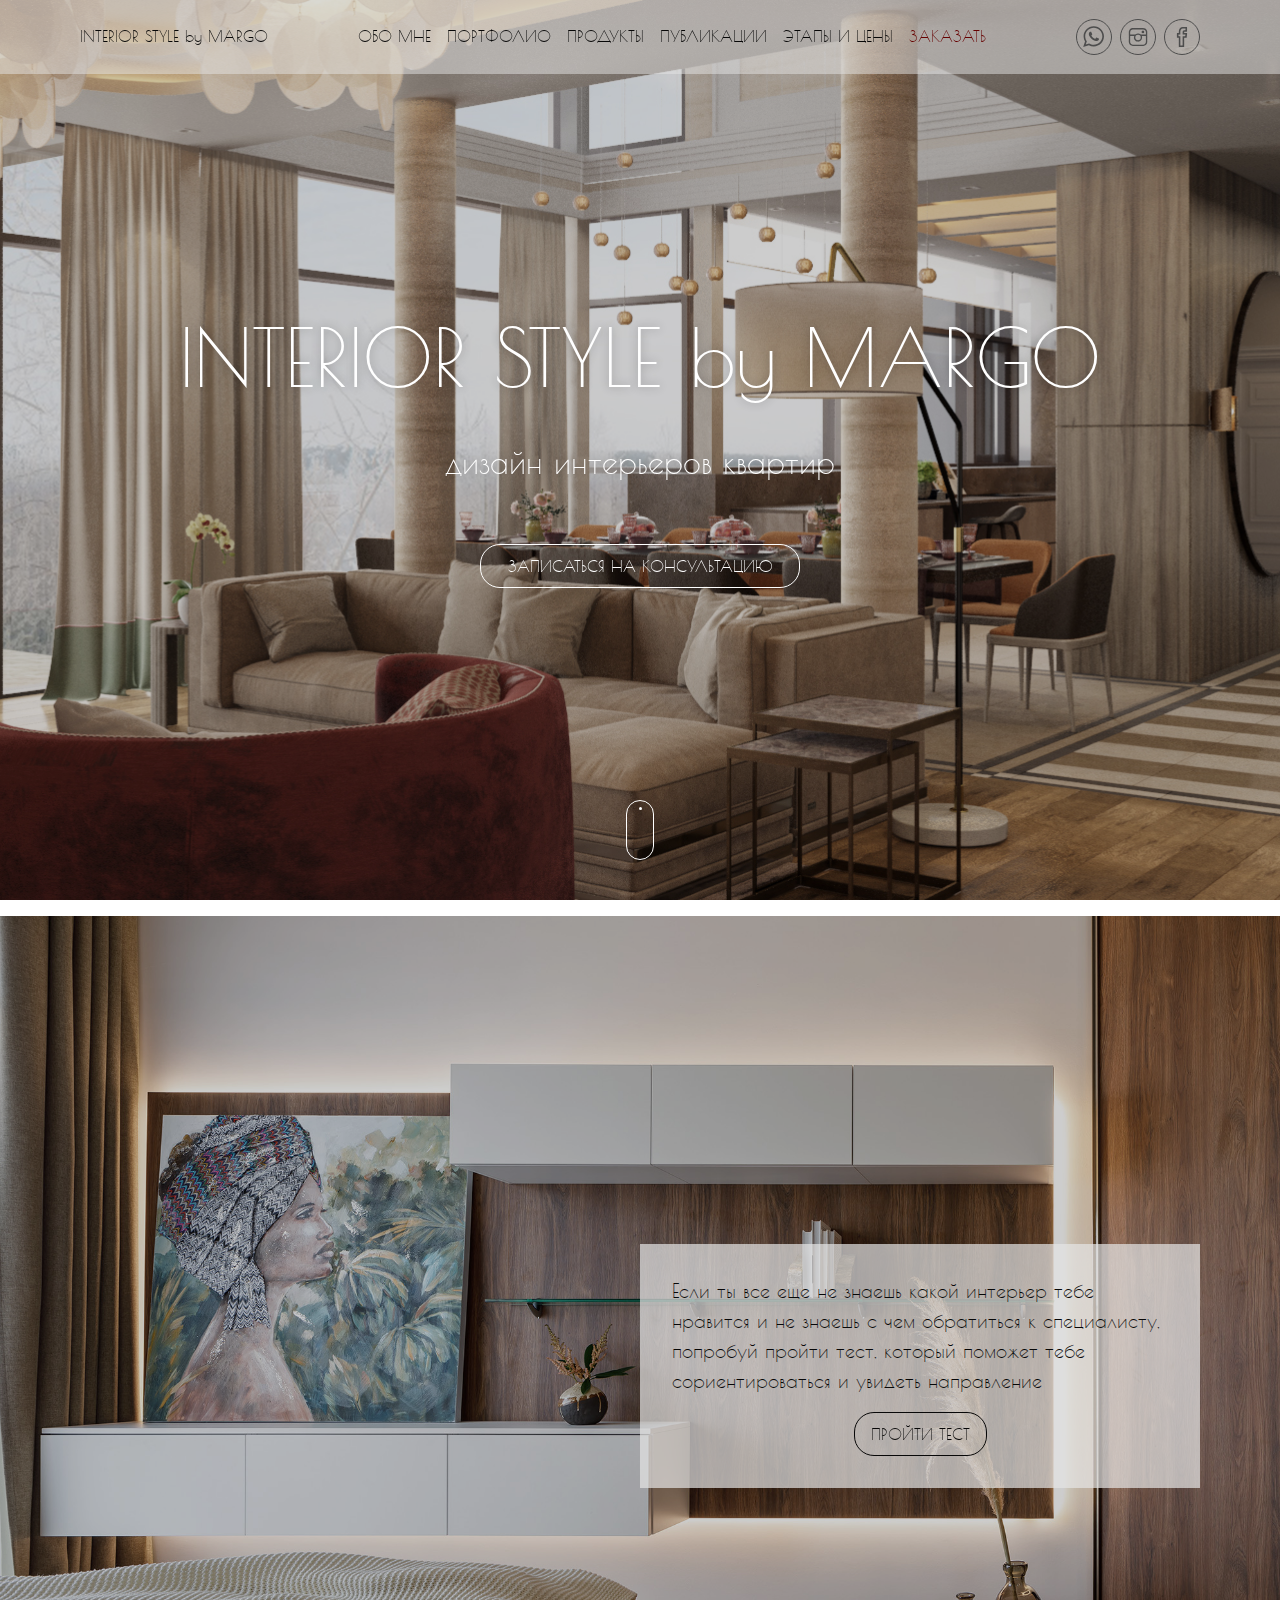
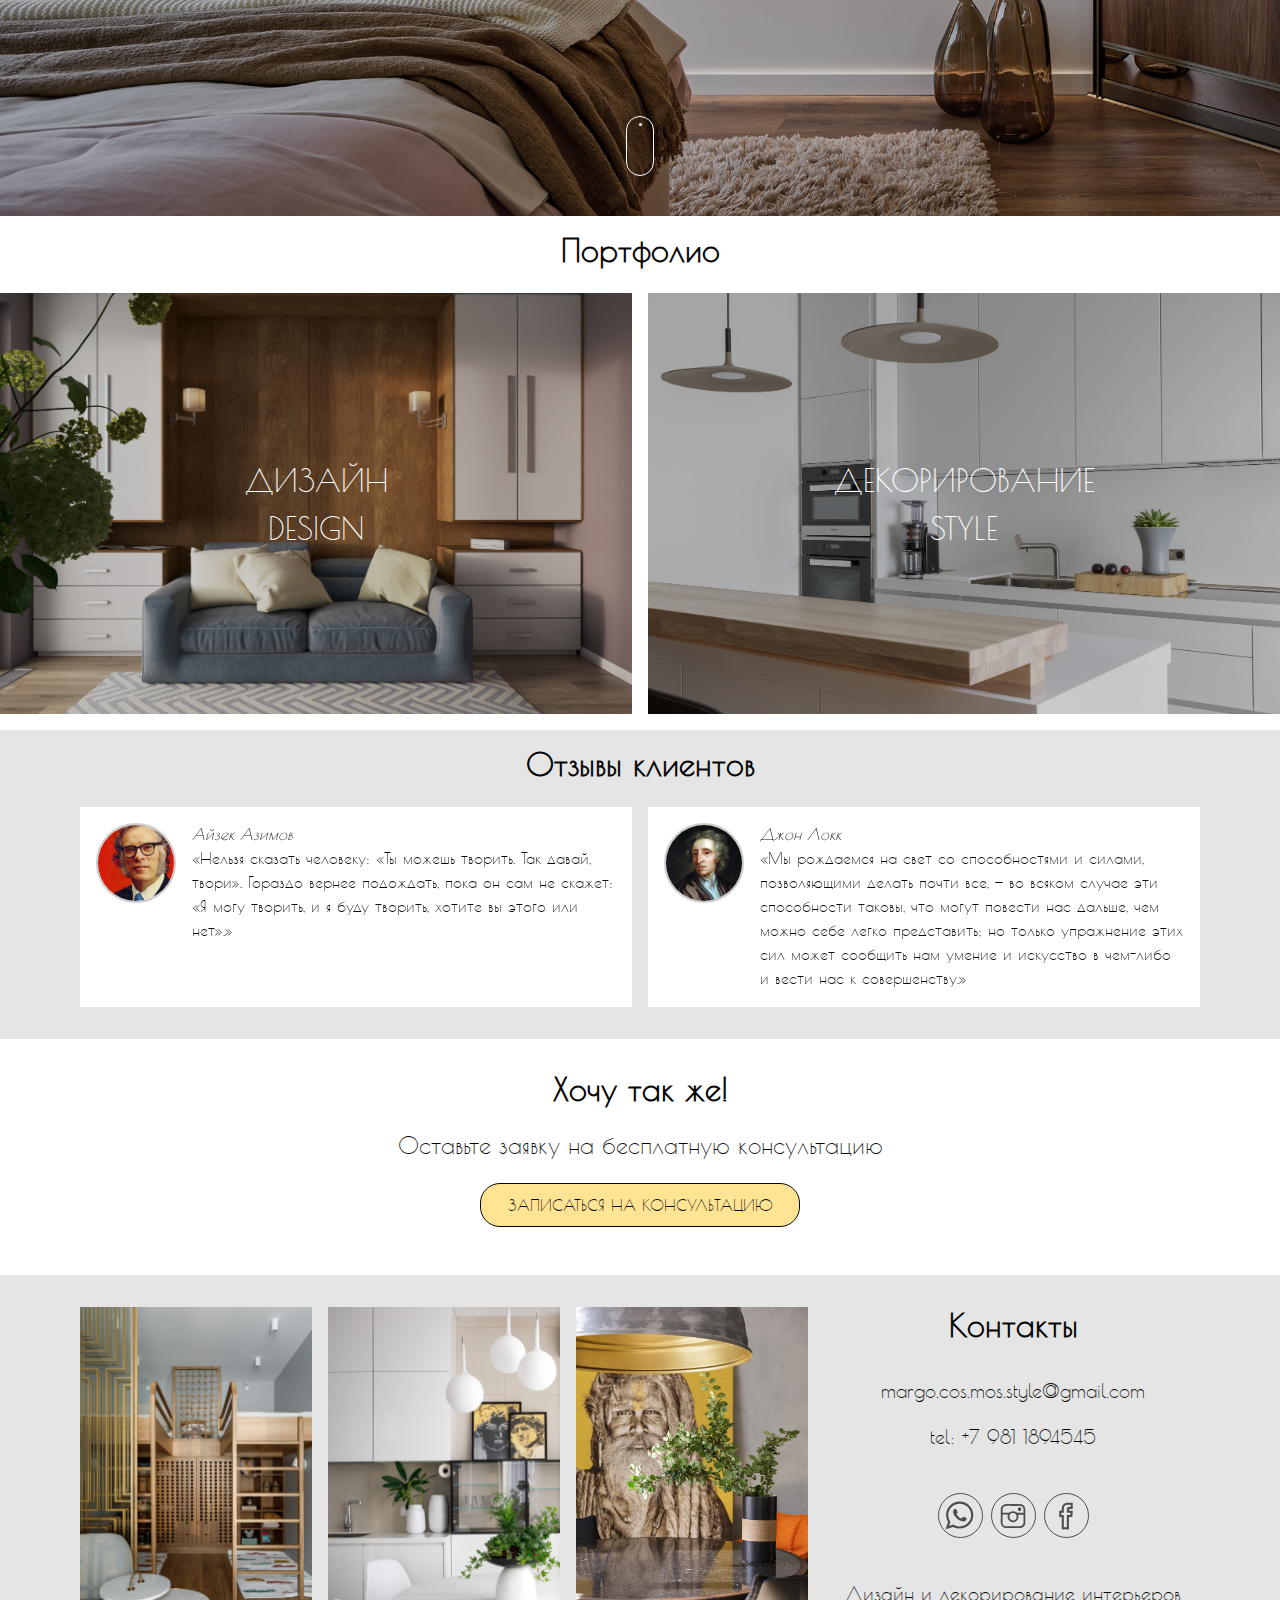
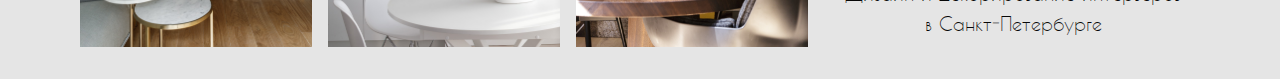
<file: index.html>
<!DOCTYPE html><html lang="ru"><head><meta charset="UTF-8"><meta name="viewport" content="width=device-width, initial-scale=1.0"><meta http-equiv="X-UA-Compatible" content="ie=edge"><title>Дизайнер интерьеров в СПб Маргарита Мережнюк</title><link rel="apple-touch-icon" sizes="180x180" href="apple-touch-icon.727e1b6e.png"><link rel="icon" type="image/png" sizes="32x32" href="favicon-32x32.6a5b3f65.png"><link rel="icon" type="image/png" sizes="16x16" href="favicon-16x16.624d566c.png"><link rel="manifest" href="site.webmanifest"><link rel="preload" as="font" href="poiretone-regular-webfont.90ce4b3d.woff2" type="font/woff2" crossorigin="anonymous"><link rel="preload" as="font" href="poiretone-regular-webfont.b2cbea40.woff" type="font/woff" crossorigin="anonymous"><link rel="stylesheet" href="main.9a2bc273.css"></head><body><header class="header header--homepage"><div class="header__inner container"><div class="header__content"><a class="header__logo" href="index.html"><span>INTERIOR STYLE by MARGO</span></a><nav class="header__menu menu"><ul class="menu__list"><li class="menu__item"><a class="menu__link" href="about.html">Обо мне</a></li><li class="menu__item"><a class="menu__link">Портфолио</a><ul class="menu__dd"><li class="menu__item menu__item--dd"><a class="menu__link" href="design.html">Дизайн</a></li><li class="menu__item menu__item--dd"><a class="menu__link" href="design.html">Декорирование</a></li></ul></li><li class="menu__item"><a class="menu__link" href="products.html">Продукты</a></li><li class="menu__item"><a class="menu__link" href="press.html">Публикации</a></li><li class="menu__item"><a class="menu__link" href="price.html">Этапы и цены</a></li><li class="menu__item"><a class="menu__link menu__link--accent" href="#" data-micromodal-trigger="modal-1">Заказать</a></li></ul></nav><div class="header__contacts socials"><li class="socials__item"><a class="socials__link socials__link--wa" href="https://wa.me/79811894545" target="_blank"><svg width="30" height="30" viewBox="0 0 31 31"><path d="M30.667 14.939c0 8.25-6.74 14.938-15.056 14.938a15.1 15.1 0 01-7.276-1.857L0 30.667l2.717-8.017a14.787 14.787 0 01-2.159-7.712C.559 6.688 7.297 0 15.613 0c8.315.002 15.054 6.689 15.054 14.939zM15.61 2.382c-6.979 0-12.656 5.634-12.656 12.56 0 2.748.896 5.292 2.411 7.362l-1.58 4.663 4.862-1.545c2 1.312 4.393 2.076 6.963 2.076 6.979 0 12.658-5.633 12.658-12.559C28.27 8.016 22.59 2.382 15.61 2.382zm7.604 15.998c-.094-.151-.34-.243-.708-.427-.367-.184-2.184-1.069-2.521-1.189-.34-.123-.586-.185-.832.182-.243.367-.951 1.191-1.168 1.437-.215.245-.43.276-.799.095-.369-.186-1.559-.57-2.969-1.817-1.097-.972-1.838-2.169-2.052-2.536-.217-.366-.022-.564.161-.746.165-.165.369-.428.554-.643.185-.213.246-.364.369-.609.121-.245.06-.458-.031-.643-.092-.184-.829-1.984-1.138-2.717-.307-.732-.614-.611-.83-.611-.215 0-.461-.03-.707-.03s-.646.089-.983.456-1.291 1.252-1.291 3.054c0 1.804 1.321 3.543 1.506 3.787.186.243 2.554 4.062 6.305 5.528 3.753 1.465 3.753.976 4.429.914.678-.062 2.184-.885 2.49-1.739.308-.858.308-1.593.215-1.746z"/></svg><span class="visually-hidden">+7 981 1894545</span></a></li><li class="socials__item"><a class="socials__link socials__link--insta" href="https://www.instagram.com/cos.mos.style/" target="_blank"><svg width="30" height="30" viewBox="0 0 147 147"><path d="M73.7 117.45h-25c-10.19 0-18.06-6.44-19.83-16.42-.83-4.66-.57-9.41-.4-14.12 0-1 .17-2 .17-3 0-10.68.05-21.36-.23-32a23.3 23.3 0 011.82-10.55c3.11-6.67 8.32-10.41 15.55-11.44a58 58 0 018.3-.35h43.56c8.95 0 15.5 3.84 19.46 11.93a17.89 17.89 0 011.62 7.91q.08 24.08 0 48.16a19.6 19.6 0 01-20.07 19.86zm-.23-6.45h24.8a13.56 13.56 0 0010.36-4.17c2.67-2.86 3.58-6.34 3.64-10.08.1-5.55 0-11.1 0-16.65v-9.74c0-1-.22-1.8-1.42-1.8h-17.3c-.91 0-1.33.4-1 1.35.15.45.27.91.39 1.36 3.67 13.45-8.39 27.04-22.21 24.84-10.11-1.6-20.18-12.27-16.26-25.49.66-2.23.56-2.36-1.67-2.36-5.14 0-10.28.07-15.41 0-1.86 0-2.27.64-2.26 2.36.07 9.27 0 18.54 0 27.81a10.4 10.4 0 00.22 2.28 13.1 13.1 0 0013.1 10.33c8.36 0 16.69-.04 25.02-.04zm.2-74.68c-8.86 0-17.71-.09-26.57 0a12.53 12.53 0 00-11.94 12.19c0 3.72.06 7.44 0 11.16 0 1.65.55 2.14 2.15 2.13 6.49-.07 13-.08 19.48 0a8.14 8.14 0 005.06-1.67 19.62 19.62 0 0113.66-3.78 20.48 20.48 0 0110 3.8 7.19 7.19 0 004.22 1.61h20.9c1.16 0 1.74-.36 1.72-1.63 0-3.31.09-6.62 0-9.92-.39-9.75-6.43-14.24-14.68-14-8.05.3-16.03.12-24 .12zm.18 26.54a13.51 13.51 0 00-13.73 13.1c-.14 7.15 6.19 13.74 13.22 13.77A13.48 13.48 0 0086.87 76.3a13.08 13.08 0 00-13.02-13.43z"/><path d="M91.77 48.51c0-5.4.44-5.79 5.8-5.88s6.07.48 6.23 6.55a9.07 9.07 0 01-.17 1.58c-.47 3.05-1.31 3.85-4.38 3.91a24.85 24.85 0 01-4.76-.16 3 3 0 01-2.71-3.15c-.04-.92-.01-1.85-.01-2.85z"/></svg><span class="visually-hidden">cos.mos.style</span></a></li><li class="socials__item"><a class="socials__link socials__link--fb" href="#" target="_blank"><svg width="30" height="30" viewBox="0 0 147 147"><path class="cls-1" d="M84.11 100.06v20.07c0 1.8-.47 2.55-2.4 2.53q-10.71-.13-21.43 0c-1.93 0-2.42-.73-2.41-2.53.05-13.31 0-26.62 0-39.94 0-2.79 0-2.79-2.84-2.8h-4.48c-1.34 0-2.05-.48-2-1.93V55.98c0-1.45.7-2 2-1.94 1.62 0 3.25-.09 4.87 0 1.84.13 2.57-.53 2.48-2.43a43.28 43.28 0 01.68-10.27c1.89-9.47 8.34-15.43 17.97-16.54 6.6-.76 13.23-.25 19.85-.4 1.21 0 1.78.49 1.77 1.74v19.68c0 1.46-.72 1.94-2.05 1.93-3.25 0-6.5.06-9.74 0-1.66 0-2.33.51-2.29 2.24.1 4.49-.34 4 3.93 4.06h8.57c1.55 0 2.08.64 1.92 2.14q-1 9.67-2 19.36c-.14 1.4-.86 1.89-2.19 1.87-2.66 0-5.33.06-8 0-1.68-.06-2.29.52-2.28 2.24.12 6.76.08 13.58.07 20.4zM65.4 92.51v19.86c0 2.75 0 2.75 2.65 2.76h5.26c3.34 0 3.34 0 3.34-3.44V72.35c0-2.58.16-2.73 2.78-2.74s5.45 0 8.18 0c1.28 0 1.94-.48 2.05-1.76.09-1.1.22-2.19.36-3.29.35-2.78.32-2.82-2.55-2.82h-8.76c-1.32 0-2.09-.43-2.07-1.9 0-3.89-.1-7.8.08-11.68.21-4.65 2.74-7.2 7.34-7.91a28.1 28.1 0 014.85-.28c1.21 0 1.81-.47 1.78-1.73v-4.67c0-1.25-.54-1.72-1.76-1.74a86.24 86.24 0 00-11.86.44 12.41 12.41 0 00-8.23 4c-2.57 3-3.27 6.6-3.4 10.33-.15 4.34-.08 8.7 0 13 0 1.49-.6 2.14-2.08 2.11h-5.45c-1.33 0-1.89.55-1.85 1.87s.06 2.73 0 4.09.62 2 2 1.91c1.56-.06 3.12 0 4.67 0 2.49 0 2.69.2 2.69 2.64l-.02 20.29z"/></svg><span class="visually-hidden">Маргарита Мережнюк</span></a></li></div><div class="header__btn"><button class="hamburger menu__btn" type="button"><span class="hamburger__icon"></span><span class="visually-hidden">Открыть меню</span></button></div></div></div></header><main><h1 class="visually-hidden">Дизайнер интерьеров в СПб Маргарита Мережнюк</h1><section class="intro"><div class="intro__inner container"><h2 class="heading heading--xl intro__heading">INTERIOR STYLE by&nbsp;MARGO</h2><div class="intro__text glide glide--intro"><div class="glide__track" data-glide-el="track"><ul class="glide__slides"><li class="glide__slide">дизайн интерьеров квартир</li><li class="glide__slide">декорирование</li></ul></div><a class="intro__btn btn btn--diagonal" href="#" data-micromodal-trigger="modal-1">записаться на консультацию</a></div></div><div class="scroll"><div class="scroll__pin"></div></div></section><section class="survey"><div class="survey__inner container"><h2 class="visually-hidden">Опрос "Выбери стиль интерьера"</h2><div class="survey__block"><p>Если ты все еще не знаешь какой интерьер тебе нравится и не знаешь с чем обратиться к специалисту, попробуй пройти тест, который поможет тебе сориентироваться и увидеть направление</p><a class="survey__btn btn btn--diagonal" href="#" data-micromodal-trigger="modal-2">пройти тест</a></div></div><div class="scroll"><div class="scroll__pin"></div></div></section><section class="modal" id="modal-2" aria-hidden="true"><div class="modal__overlay" tabindex="-1" data-micromodal-close=""><div class="modal__container" role="dialog" aria-modal="true" aria-labelledby="modal-1-title"><header class="modal__header"><h2 class="modal__title heading heading--l" id="modal-1-title">Какой стиль в интерьере вам близок?</h2><button class="modal__close" aria-label="Close modal" data-micromodal-close=""></button></header><article class="quiz" id="quiz"><div class="quiz__inner"><header class="quiz__header"><h3 class="heading heading--s">Вопрос&nbsp;<b class="quiz__num">0</b>&nbsp;из&nbsp;<b class="quiz__total">0</b></h3></header><ul class="quiz__questions"></ul><div class="quiz__result visually-hidden"><p class="heading heading--m" id="result"></p><div id="desc"></div><div class="quiz__cta"><p>Подходящий интерьер – залог комфортной жизни.</p><p>Оставьте заявку на бесплатную консультацию</p><a class="btn btn--diagonal" href="#" data-micromodal-trigger="modal-1">Хочу консультацию по стилистике</a></div></div><footer class="quiz__footer"><button class="btn btn--diagonal" id="prev-question" type="button">Назад</button><button class="btn btn--diagonal" id="next-question" type="button">Дальше</button><button class="btn btn--diagonal btn--highlight quiz__result" id="submit" type="submit">Узнать результат</button></footer></div></article></div></div></section><section class="portfolio"><div class="portfolio__inner container"><h2 class="heading heading--l">Портфолио</h2></div><div class="portfolio__inner"><div class="portfolio__content"><a class="portfolio__block portfolio__block--design" href="#"><p class="portfolio__text"><span>дизайн</span><span>design</span></p><img src="design_bg.2ac6108e.jpg" alt="дизайн интерьера"></a><a class="portfolio__block portfolio__block--decor" href="#"><p class="portfolio__text"><span>декорирование</span><span>style</span></p><img src="decor_bg.b45583af.jpg" alt="декор интерьера"></a></div></div></section><section class="feedback"><div class="feedback__inner container"><h2 class="heading heading--l">Отзывы клиентов</h2><div class="glide glide--feedback"><div class="glide__track" data-glide-el="track"><ul class="feedback__list glide__slides"><li class="feedback__item glide__slide"><div class="feedback__user"><img src="user1.a29a6b48.jpg" alt="Отзыв клиента"></div><div class="feedback__text"><em>Айзек Азимов</em><q>Нельзя сказать человеку: «Ты можешь творить. Так давай, твори». Гораздо вернее подождать, пока он сам не скажет: «Я могу творить, и я буду творить, хотите вы этого или нет».</q></div></li><li class="feedback__item glide__slide"><div class="feedback__user"><img src="user2.21f79a23.jpg" alt="Отзыв клиента"></div><div class="feedback__text"><em>Джон Локк</em><q>Мы рождаемся на свет со способностями и силами, позволяющими делать почти все, — во всяком случае эти способности таковы, что могут повести нас дальше, чем можно себе легко представить; но только упражнение этих сил может сообщить нам умение и искусство в чем-либо и вести нас к совершенству.</q></div></li><li class="feedback__item glide__slide"><div class="feedback__user"><img src="user3.478c17af.jpg" alt="Отзыв клиента"></div><div class="feedback__text"><em>Альберт Эйнштейн</em><q>Секрет творчества состоит в умении скрывать источники своего вдохновения.</q></div></li><li class="feedback__item glide__slide"><div class="feedback__user"><img src="user4.31643041.jpg" alt="Отзыв клиента"></div><div class="feedback__text"><em>Фридрих Ницше</em><q>Кто творит, тот любит в этом самого себя; поэтому ему приходится глубочайшим образом и ненавидеть самого себя — в этой ненависти он не знает меры.</q></div></li></ul></div><div class="glide__arrows" data-glide-el="controls"><button class="glide__arrow glide__arrow--left" data-glide-dir="&lt;"><span class="visually-hidden">prev</span><svg width="36" height="36"><path d="M145.188 238.575l215.5-215.5c5.3-5.3 5.3-13.8 0-19.1s-13.8-5.3-19.1 0l-225.1 225.1c-5.3 5.3-5.3 13.8 0 19.1l225.1 225c2.6 2.6 6.1 4 9.5 4s6.9-1.3 9.5-4c5.3-5.3 5.3-13.8 0-19.1l-215.4-215.5z"/></svg></button><button class="glide__arrow glide__arrow--right" data-glide-dir="&gt;"><span class="visually-hidden">next</span><svg width="36" height="36"><path d="M360.731 229.075l-225.1-225.1c-5.3-5.3-13.8-5.3-19.1 0s-5.3 13.8 0 19.1l215.5 215.5-215.5 215.5c-5.3 5.3-5.3 13.8 0 19.1 2.6 2.6 6.1 4 9.5 4 3.4 0 6.9-1.3 9.5-4l225.1-225.1c5.3-5.2 5.3-13.8.1-19z"/></svg></button></div></div></div></section><section class="callta"><div class="callta__inner container"><h2 class="heading heading--l">Хочу так же!</h2><p>Оставьте заявку на бесплатную консультацию</p><a class="callta__btn btn btn--diagonal" href="#" data-micromodal-trigger="modal-1">записаться на консультацию</a></div></section><section class="modal" id="modal-1" aria-hidden="true"><div class="modal__overlay" tabindex="-1" data-micromodal-close=""><div class="modal__container modal__container--s" role="dialog" aria-modal="true" aria-labelledby="modal-1-title"><header class="modal__header"><h2 class="modal__title heading heading--l" id="modal-1-title">Оставить заявку</h2><button class="modal__close" aria-label="Close modal" data-micromodal-close=""></button></header><div class="modal__content" id="modal-1-content"><form class="form" action="send"><fieldset class="form__field"><label class="form__label" for="user-name"><input class="form__input" type="text" id="user-name" name="user-name" placeholder=" " required><span class="form__input-label">Ваше имя</span><span class="form__focus-bg"></span></label></fieldset><fieldset class="form__field"><label class="form__label" for="user-phone"><input class="form__input" type="text" id="user-phone" name="user-phone" placeholder=" " minlength="16" maxlength="16" required><span class="form__input-label">Телефон</span><span class="form__focus-bg"></span></label></fieldset><div class="modal__footer"><button class="btn btn--secondary">Отправить</button></div></form></div></div></div></section><button class="scroll-top scroll-top--hidden" type="button"><svg width="30" height="30" viewBox="0 0 512 512"><path d="M505.755 358.256L271.088 123.589c-8.341-8.341-21.824-8.341-30.165 0L6.256 358.256c-8.341 8.341-8.341 21.824 0 30.165s21.824 8.341 30.165 0l219.584-219.584 219.584 219.584a21.275 21.275 0 0015.083 6.251 21.275 21.275 0 0015.083-6.251c8.341-8.341 8.341-21.824 0-30.165z"/></svg><span class="visually-hidden"> Прокрутить вверх</span></button></main><footer class="footer"><div class="container footer__inner"><div class="footer__block footer__block--l"><ul class="footer__pics"><li><img src="footer3.1924f836.jpg" alt="Фото стильного интерьера в СПб"></li><li><img src="footer2.19a45ef6.jpg" alt="Фото стильного интерьера в СПб"></li><li><img src="footer1.c38f30c1.jpg" alt="Фото стильного интерьера в СПб"></li></ul></div><div class="footer__block footer__block--clmn"><h3 class="heading heading--l">Контакты</h3><p><a class="footer__link" href="mailto:margo.cos.mos.style@gmail.com">margo.cos.mos.style@gmail.com</a></p><p><span>tel:&nbsp;</span><a class="footer__link" href="tel:+7981189454">+7 981 1894545</a></p><ul class="socials socials--footer"><li class="socials__item"><a class="socials__link socials__link--wa" href="https://wa.me/79811894545" target="_blank"><svg width="40" height="40" viewBox="0 0 31 31"><path d="M30.667 14.939c0 8.25-6.74 14.938-15.056 14.938a15.1 15.1 0 01-7.276-1.857L0 30.667l2.717-8.017a14.787 14.787 0 01-2.159-7.712C.559 6.688 7.297 0 15.613 0c8.315.002 15.054 6.689 15.054 14.939zM15.61 2.382c-6.979 0-12.656 5.634-12.656 12.56 0 2.748.896 5.292 2.411 7.362l-1.58 4.663 4.862-1.545c2 1.312 4.393 2.076 6.963 2.076 6.979 0 12.658-5.633 12.658-12.559C28.27 8.016 22.59 2.382 15.61 2.382zm7.604 15.998c-.094-.151-.34-.243-.708-.427-.367-.184-2.184-1.069-2.521-1.189-.34-.123-.586-.185-.832.182-.243.367-.951 1.191-1.168 1.437-.215.245-.43.276-.799.095-.369-.186-1.559-.57-2.969-1.817-1.097-.972-1.838-2.169-2.052-2.536-.217-.366-.022-.564.161-.746.165-.165.369-.428.554-.643.185-.213.246-.364.369-.609.121-.245.06-.458-.031-.643-.092-.184-.829-1.984-1.138-2.717-.307-.732-.614-.611-.83-.611-.215 0-.461-.03-.707-.03s-.646.089-.983.456-1.291 1.252-1.291 3.054c0 1.804 1.321 3.543 1.506 3.787.186.243 2.554 4.062 6.305 5.528 3.753 1.465 3.753.976 4.429.914.678-.062 2.184-.885 2.49-1.739.308-.858.308-1.593.215-1.746z"/></svg><span class="visually-hidden">+7 981 1894545</span></a></li><li class="socials__item"><a class="socials__link socials__link--insta" href="https://www.instagram.com/cos.mos.style/" target="_blank"><svg width="40" height="40" viewBox="0 0 147 147"><path d="M73.7 117.45h-25c-10.19 0-18.06-6.44-19.83-16.42-.83-4.66-.57-9.41-.4-14.12 0-1 .17-2 .17-3 0-10.68.05-21.36-.23-32a23.3 23.3 0 011.82-10.55c3.11-6.67 8.32-10.41 15.55-11.44a58 58 0 018.3-.35h43.56c8.95 0 15.5 3.84 19.46 11.93a17.89 17.89 0 011.62 7.91q.08 24.08 0 48.16a19.6 19.6 0 01-20.07 19.86zm-.23-6.45h24.8a13.56 13.56 0 0010.36-4.17c2.67-2.86 3.58-6.34 3.64-10.08.1-5.55 0-11.1 0-16.65v-9.74c0-1-.22-1.8-1.42-1.8h-17.3c-.91 0-1.33.4-1 1.35.15.45.27.91.39 1.36 3.67 13.45-8.39 27.04-22.21 24.84-10.11-1.6-20.18-12.27-16.26-25.49.66-2.23.56-2.36-1.67-2.36-5.14 0-10.28.07-15.41 0-1.86 0-2.27.64-2.26 2.36.07 9.27 0 18.54 0 27.81a10.4 10.4 0 00.22 2.28 13.1 13.1 0 0013.1 10.33c8.36 0 16.69-.04 25.02-.04zm.2-74.68c-8.86 0-17.71-.09-26.57 0a12.53 12.53 0 00-11.94 12.19c0 3.72.06 7.44 0 11.16 0 1.65.55 2.14 2.15 2.13 6.49-.07 13-.08 19.48 0a8.14 8.14 0 005.06-1.67 19.62 19.62 0 0113.66-3.78 20.48 20.48 0 0110 3.8 7.19 7.19 0 004.22 1.61h20.9c1.16 0 1.74-.36 1.72-1.63 0-3.31.09-6.62 0-9.92-.39-9.75-6.43-14.24-14.68-14-8.05.3-16.03.12-24 .12zm.18 26.54a13.51 13.51 0 00-13.73 13.1c-.14 7.15 6.19 13.74 13.22 13.77A13.48 13.48 0 0086.87 76.3a13.08 13.08 0 00-13.02-13.43z"/><path d="M91.77 48.51c0-5.4.44-5.79 5.8-5.88s6.07.48 6.23 6.55a9.07 9.07 0 01-.17 1.58c-.47 3.05-1.31 3.85-4.38 3.91a24.85 24.85 0 01-4.76-.16 3 3 0 01-2.71-3.15c-.04-.92-.01-1.85-.01-2.85z"/></svg><span class="visually-hidden">cos.mos.style</span></a></li><li class="socials__item"><a class="socials__link socials__link--fb" href="#" target="_blank"><svg width="40" height="40" viewBox="0 0 147 147"><path class="cls-1" d="M84.11 100.06v20.07c0 1.8-.47 2.55-2.4 2.53q-10.71-.13-21.43 0c-1.93 0-2.42-.73-2.41-2.53.05-13.31 0-26.62 0-39.94 0-2.79 0-2.79-2.84-2.8h-4.48c-1.34 0-2.05-.48-2-1.93V55.98c0-1.45.7-2 2-1.94 1.62 0 3.25-.09 4.87 0 1.84.13 2.57-.53 2.48-2.43a43.28 43.28 0 01.68-10.27c1.89-9.47 8.34-15.43 17.97-16.54 6.6-.76 13.23-.25 19.85-.4 1.21 0 1.78.49 1.77 1.74v19.68c0 1.46-.72 1.94-2.05 1.93-3.25 0-6.5.06-9.74 0-1.66 0-2.33.51-2.29 2.24.1 4.49-.34 4 3.93 4.06h8.57c1.55 0 2.08.64 1.92 2.14q-1 9.67-2 19.36c-.14 1.4-.86 1.89-2.19 1.87-2.66 0-5.33.06-8 0-1.68-.06-2.29.52-2.28 2.24.12 6.76.08 13.58.07 20.4zM65.4 92.51v19.86c0 2.75 0 2.75 2.65 2.76h5.26c3.34 0 3.34 0 3.34-3.44V72.35c0-2.58.16-2.73 2.78-2.74s5.45 0 8.18 0c1.28 0 1.94-.48 2.05-1.76.09-1.1.22-2.19.36-3.29.35-2.78.32-2.82-2.55-2.82h-8.76c-1.32 0-2.09-.43-2.07-1.9 0-3.89-.1-7.8.08-11.68.21-4.65 2.74-7.2 7.34-7.91a28.1 28.1 0 014.85-.28c1.21 0 1.81-.47 1.78-1.73v-4.67c0-1.25-.54-1.72-1.76-1.74a86.24 86.24 0 00-11.86.44 12.41 12.41 0 00-8.23 4c-2.57 3-3.27 6.6-3.4 10.33-.15 4.34-.08 8.7 0 13 0 1.49-.6 2.14-2.08 2.11h-5.45c-1.33 0-1.89.55-1.85 1.87s.06 2.73 0 4.09.62 2 2 1.91c1.56-.06 3.12 0 4.67 0 2.49 0 2.69.2 2.69 2.64l-.02 20.29z"/></svg><span class="visually-hidden">Маргарита Мережнюк</span></a></li></ul><p class="footer__text">Дизайн и&nbsp;декорирование интерьеров в&nbsp;Санкт&#8209;Петербурге</p></div></div></footer><script src="main.7325de28.js"></script><script src="quiz.72c95557.js"></script></body></html>
</file>
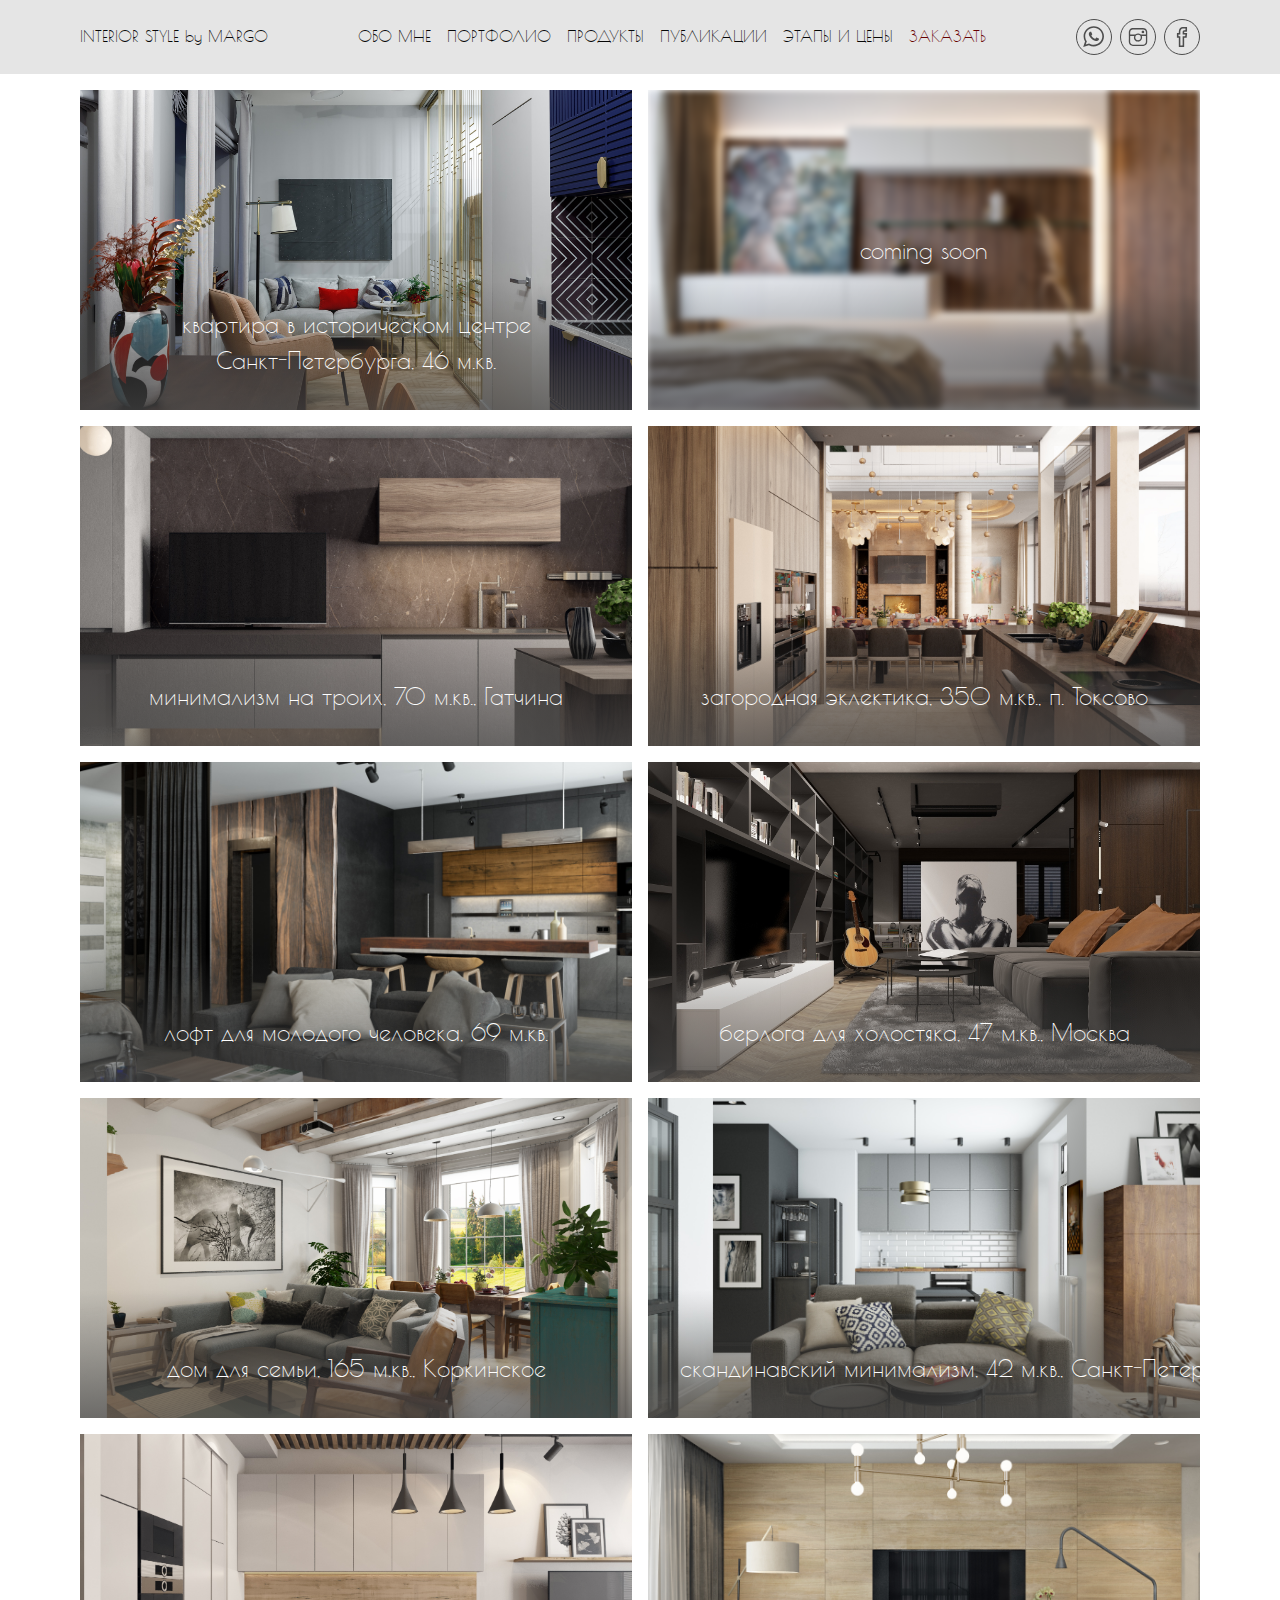
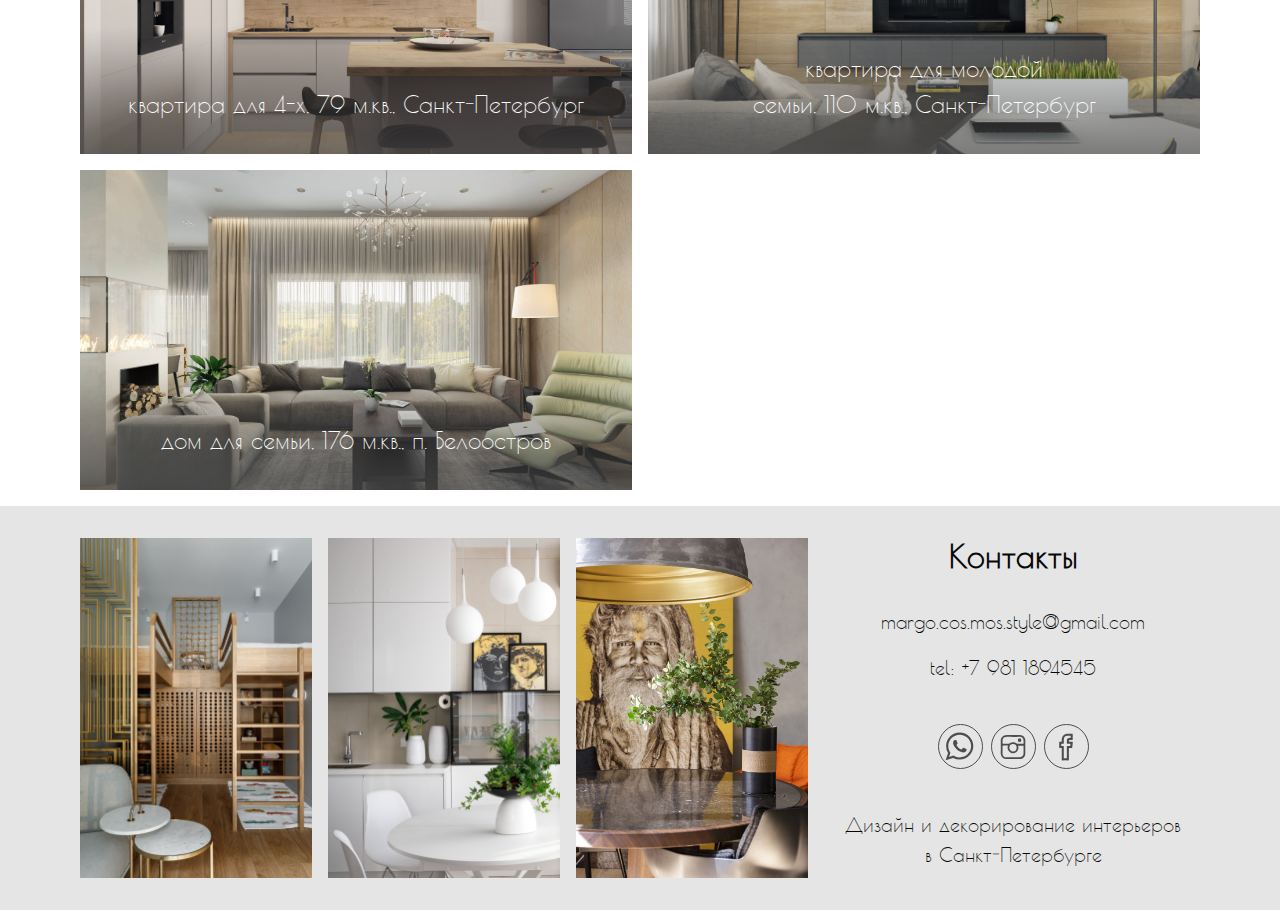
<file: design.html>
<!DOCTYPE html><html lang="ru"><head><meta charset="UTF-8"><meta name="viewport" content="width=device-width, initial-scale=1.0"><meta http-equiv="X-UA-Compatible" content="ie=edge"><title>Портфолио работ | Дизайнер интерьеров в СПб Маргарита Мережнюк</title><link rel="apple-touch-icon" sizes="180x180" href="apple-touch-icon.727e1b6e.png"><link rel="icon" type="image/png" sizes="32x32" href="favicon-32x32.6a5b3f65.png"><link rel="icon" type="image/png" sizes="16x16" href="favicon-16x16.624d566c.png"><link rel="manifest" href="site.webmanifest"><link rel="preload" as="font" href="poiretone-regular-webfont.90ce4b3d.woff2" type="font/woff2" crossorigin="anonymous"><link rel="preload" as="font" href="poiretone-regular-webfont.b2cbea40.woff" type="font/woff" crossorigin="anonymous"><link rel="stylesheet" href="main.9a2bc273.css"></head><body><header class="header"><div class="header__inner container"><div class="header__content"><a class="header__logo" href="index.html"><span>INTERIOR STYLE by MARGO</span></a><nav class="header__menu menu"><ul class="menu__list"><li class="menu__item"><a class="menu__link" href="about.html">Обо мне</a></li><li class="menu__item"><a class="menu__link">Портфолио</a><ul class="menu__dd"><li class="menu__item menu__item--dd"><a class="menu__link" href="design.html">Дизайн</a></li><li class="menu__item menu__item--dd"><a class="menu__link" href="design.html">Декорирование</a></li></ul></li><li class="menu__item"><a class="menu__link" href="products.html">Продукты</a></li><li class="menu__item"><a class="menu__link" href="press.html">Публикации</a></li><li class="menu__item"><a class="menu__link" href="price.html">Этапы и цены</a></li><li class="menu__item"><a class="menu__link menu__link--accent" href="#" data-micromodal-trigger="modal-1">Заказать</a></li></ul></nav><div class="header__contacts socials"><li class="socials__item"><a class="socials__link socials__link--wa" href="https://wa.me/79811894545" target="_blank"><svg width="30" height="30" viewBox="0 0 31 31"><path d="M30.667 14.939c0 8.25-6.74 14.938-15.056 14.938a15.1 15.1 0 01-7.276-1.857L0 30.667l2.717-8.017a14.787 14.787 0 01-2.159-7.712C.559 6.688 7.297 0 15.613 0c8.315.002 15.054 6.689 15.054 14.939zM15.61 2.382c-6.979 0-12.656 5.634-12.656 12.56 0 2.748.896 5.292 2.411 7.362l-1.58 4.663 4.862-1.545c2 1.312 4.393 2.076 6.963 2.076 6.979 0 12.658-5.633 12.658-12.559C28.27 8.016 22.59 2.382 15.61 2.382zm7.604 15.998c-.094-.151-.34-.243-.708-.427-.367-.184-2.184-1.069-2.521-1.189-.34-.123-.586-.185-.832.182-.243.367-.951 1.191-1.168 1.437-.215.245-.43.276-.799.095-.369-.186-1.559-.57-2.969-1.817-1.097-.972-1.838-2.169-2.052-2.536-.217-.366-.022-.564.161-.746.165-.165.369-.428.554-.643.185-.213.246-.364.369-.609.121-.245.06-.458-.031-.643-.092-.184-.829-1.984-1.138-2.717-.307-.732-.614-.611-.83-.611-.215 0-.461-.03-.707-.03s-.646.089-.983.456-1.291 1.252-1.291 3.054c0 1.804 1.321 3.543 1.506 3.787.186.243 2.554 4.062 6.305 5.528 3.753 1.465 3.753.976 4.429.914.678-.062 2.184-.885 2.49-1.739.308-.858.308-1.593.215-1.746z"/></svg><span class="visually-hidden">+7 981 1894545</span></a></li><li class="socials__item"><a class="socials__link socials__link--insta" href="https://www.instagram.com/cos.mos.style/" target="_blank"><svg width="30" height="30" viewBox="0 0 147 147"><path d="M73.7 117.45h-25c-10.19 0-18.06-6.44-19.83-16.42-.83-4.66-.57-9.41-.4-14.12 0-1 .17-2 .17-3 0-10.68.05-21.36-.23-32a23.3 23.3 0 011.82-10.55c3.11-6.67 8.32-10.41 15.55-11.44a58 58 0 018.3-.35h43.56c8.95 0 15.5 3.84 19.46 11.93a17.89 17.89 0 011.62 7.91q.08 24.08 0 48.16a19.6 19.6 0 01-20.07 19.86zm-.23-6.45h24.8a13.56 13.56 0 0010.36-4.17c2.67-2.86 3.58-6.34 3.64-10.08.1-5.55 0-11.1 0-16.65v-9.74c0-1-.22-1.8-1.42-1.8h-17.3c-.91 0-1.33.4-1 1.35.15.45.27.91.39 1.36 3.67 13.45-8.39 27.04-22.21 24.84-10.11-1.6-20.18-12.27-16.26-25.49.66-2.23.56-2.36-1.67-2.36-5.14 0-10.28.07-15.41 0-1.86 0-2.27.64-2.26 2.36.07 9.27 0 18.54 0 27.81a10.4 10.4 0 00.22 2.28 13.1 13.1 0 0013.1 10.33c8.36 0 16.69-.04 25.02-.04zm.2-74.68c-8.86 0-17.71-.09-26.57 0a12.53 12.53 0 00-11.94 12.19c0 3.72.06 7.44 0 11.16 0 1.65.55 2.14 2.15 2.13 6.49-.07 13-.08 19.48 0a8.14 8.14 0 005.06-1.67 19.62 19.62 0 0113.66-3.78 20.48 20.48 0 0110 3.8 7.19 7.19 0 004.22 1.61h20.9c1.16 0 1.74-.36 1.72-1.63 0-3.31.09-6.62 0-9.92-.39-9.75-6.43-14.24-14.68-14-8.05.3-16.03.12-24 .12zm.18 26.54a13.51 13.51 0 00-13.73 13.1c-.14 7.15 6.19 13.74 13.22 13.77A13.48 13.48 0 0086.87 76.3a13.08 13.08 0 00-13.02-13.43z"/><path d="M91.77 48.51c0-5.4.44-5.79 5.8-5.88s6.07.48 6.23 6.55a9.07 9.07 0 01-.17 1.58c-.47 3.05-1.31 3.85-4.38 3.91a24.85 24.85 0 01-4.76-.16 3 3 0 01-2.71-3.15c-.04-.92-.01-1.85-.01-2.85z"/></svg><span class="visually-hidden">cos.mos.style</span></a></li><li class="socials__item"><a class="socials__link socials__link--fb" href="#" target="_blank"><svg width="30" height="30" viewBox="0 0 147 147"><path class="cls-1" d="M84.11 100.06v20.07c0 1.8-.47 2.55-2.4 2.53q-10.71-.13-21.43 0c-1.93 0-2.42-.73-2.41-2.53.05-13.31 0-26.62 0-39.94 0-2.79 0-2.79-2.84-2.8h-4.48c-1.34 0-2.05-.48-2-1.93V55.98c0-1.45.7-2 2-1.94 1.62 0 3.25-.09 4.87 0 1.84.13 2.57-.53 2.48-2.43a43.28 43.28 0 01.68-10.27c1.89-9.47 8.34-15.43 17.97-16.54 6.6-.76 13.23-.25 19.85-.4 1.21 0 1.78.49 1.77 1.74v19.68c0 1.46-.72 1.94-2.05 1.93-3.25 0-6.5.06-9.74 0-1.66 0-2.33.51-2.29 2.24.1 4.49-.34 4 3.93 4.06h8.57c1.55 0 2.08.64 1.92 2.14q-1 9.67-2 19.36c-.14 1.4-.86 1.89-2.19 1.87-2.66 0-5.33.06-8 0-1.68-.06-2.29.52-2.28 2.24.12 6.76.08 13.58.07 20.4zM65.4 92.51v19.86c0 2.75 0 2.75 2.65 2.76h5.26c3.34 0 3.34 0 3.34-3.44V72.35c0-2.58.16-2.73 2.78-2.74s5.45 0 8.18 0c1.28 0 1.94-.48 2.05-1.76.09-1.1.22-2.19.36-3.29.35-2.78.32-2.82-2.55-2.82h-8.76c-1.32 0-2.09-.43-2.07-1.9 0-3.89-.1-7.8.08-11.68.21-4.65 2.74-7.2 7.34-7.91a28.1 28.1 0 014.85-.28c1.21 0 1.81-.47 1.78-1.73v-4.67c0-1.25-.54-1.72-1.76-1.74a86.24 86.24 0 00-11.86.44 12.41 12.41 0 00-8.23 4c-2.57 3-3.27 6.6-3.4 10.33-.15 4.34-.08 8.7 0 13 0 1.49-.6 2.14-2.08 2.11h-5.45c-1.33 0-1.89.55-1.85 1.87s.06 2.73 0 4.09.62 2 2 1.91c1.56-.06 3.12 0 4.67 0 2.49 0 2.69.2 2.69 2.64l-.02 20.29z"/></svg><span class="visually-hidden">Маргарита Мережнюк</span></a></li></div><div class="header__btn"><button class="hamburger menu__btn" type="button"><span class="hamburger__icon"></span><span class="visually-hidden">Открыть меню</span></button></div></div></div></header><main><h1 class="visually-hidden">Портфолио работ по дизайну интерьеров Маргариты Мережнюк</h1><section class="gallery"><div class="container"><ul class="gallery__list"><li class="gallery__item"><a href="project.html"><img src="design1.ee40ad47.jpg" alt="квартира в историческом центре Санкт-Петербурга"><p class="gallery__text"><span class="name">квартира в историческом центре Санкт&#8209;Петербурга,&nbsp;</span><span class="area">46 м.кв.</span><span class="location"></span></p></a></li><li class="gallery__item gallery__item--blurred"><a><p class="gallery__text"><span class="name">белый интерьер для мужчины, квартира на вырост</span><span class="area">,&nbsp;70 м.кв.</span><span class="location">,&nbsp;Санкт&#8209;Петербург</span></p><img src="design2.1382f9d7.jpg" alt="белый интерьер для мужчины, квартира на вырост"></a></li><li class="gallery__item"><a href="#"><p class="gallery__text"><span class="name">минимализм на троих,&nbsp;</span><span class="area">70&nbsp;м.кв.</span><span class="location">,&nbsp;Гатчина</span></p><img src="design3.9625c2e0.jpg" alt="минимализм на троих,"></a></li><li class="gallery__item"><a href="#"><p class="gallery__text"><span class="name">загородная эклектика,&nbsp;</span><span class="area">350&nbsp;м.кв.</span><span class="location">,&nbsp;п.&nbsp;Токсово</span></p><img src="design4.7707ccf6.jpg" alt="загородная эклектика"></a></li><li class="gallery__item"><a href="#"><p class="gallery__text"><span class="name">лофт для молодого человека,&nbsp;</span><span class="area">69&nbsp;м.кв.</span></p><img src="design5.5607e602.jpg" alt="лофт для молодого человека"></a></li><li class="gallery__item"><a href="#"><p class="gallery__text"><span class="name">берлога для холостяка,&nbsp;</span><span class="area">47&nbsp;м.кв.</span><span class="location">,&nbsp;Москва</span></p><img src="design6.a9c0242b.jpg" alt="берлога для холостяка"></a></li><li class="gallery__item"><a href="#"><p class="gallery__text"><span class="name">дом для семьи,&nbsp;</span><span class="area">165&nbsp;м.кв.</span><span class="location">,&nbsp;Коркинское</span></p><img src="design7.ce124cfc.jpg" alt="дом для семьи"></a></li><li class="gallery__item"><a href="#"><p class="gallery__text"><span class="name">скандинавский&nbsp;минимализм,&nbsp;</span><span class="area">42&nbsp;м.кв.</span><span class="location">,&nbsp;Санкт&#8209;Петербург</span></p><img src="design8.84510786.jpg" alt="скандинавский минимализм"></a></li><li class="gallery__item"><a href="#"><p class="gallery__text"><span class="name">квартира для 4-х,&nbsp;</span><span class="area">79&nbsp;м.кв.</span><span class="location">,&nbsp;Санкт&#8209;Петербург</span></p><img src="design9.93222614.jpg" alt="квартира для 4-х"></a></li><li class="gallery__item"><a href="#"><p class="gallery__text"><span class="name">квартира для молодой семьи,&nbsp;</span><span class="area">110&nbsp;м.кв.</span><span class="location">,&nbsp;Санкт&#8209;Петербург</span></p><img src="design10.f119ef11.jpg" alt="квартира для молодой семьи"></a></li><li class="gallery__item"><a href="#"><p class="gallery__text"><span class="name">дом для семьи,&nbsp;</span><span class="area">176&nbsp;м.кв.</span><span class="location">,&nbsp;п.&nbsp;Белоостров</span></p><img src="design11.9a6dd1ad.jpg" alt="дом для семьи"></a></li></ul></div></section><button class="scroll-top scroll-top--hidden" type="button"><svg width="30" height="30" viewBox="0 0 512 512"><path d="M505.755 358.256L271.088 123.589c-8.341-8.341-21.824-8.341-30.165 0L6.256 358.256c-8.341 8.341-8.341 21.824 0 30.165s21.824 8.341 30.165 0l219.584-219.584 219.584 219.584a21.275 21.275 0 0015.083 6.251 21.275 21.275 0 0015.083-6.251c8.341-8.341 8.341-21.824 0-30.165z"/></svg><span class="visually-hidden"> Прокрутить вверх</span></button><section class="modal" id="modal-1" aria-hidden="true"><div class="modal__overlay" tabindex="-1" data-micromodal-close=""><div class="modal__container modal__container--s" role="dialog" aria-modal="true" aria-labelledby="modal-1-title"><header class="modal__header"><h2 class="modal__title heading heading--l" id="modal-1-title">Оставить заявку</h2><button class="modal__close" aria-label="Close modal" data-micromodal-close=""></button></header><div class="modal__content" id="modal-1-content"><form class="form" action="send"><fieldset class="form__field"><label class="form__label" for="user-name"><input class="form__input" type="text" id="user-name" name="user-name" placeholder=" " required><span class="form__input-label">Ваше имя</span><span class="form__focus-bg"></span></label></fieldset><fieldset class="form__field"><label class="form__label" for="user-phone"><input class="form__input" type="text" id="user-phone" name="user-phone" placeholder=" " minlength="16" maxlength="16" required><span class="form__input-label">Телефон</span><span class="form__focus-bg"></span></label></fieldset><div class="modal__footer"><button class="btn btn--secondary">Отправить</button></div></form></div></div></div></section></main><footer class="footer"><div class="container footer__inner"><div class="footer__block footer__block--l"><ul class="footer__pics"><li><img src="footer3.1924f836.jpg" alt="Фото стильного интерьера в СПб"></li><li><img src="footer2.19a45ef6.jpg" alt="Фото стильного интерьера в СПб"></li><li><img src="footer1.c38f30c1.jpg" alt="Фото стильного интерьера в СПб"></li></ul></div><div class="footer__block footer__block--clmn"><h3 class="heading heading--l">Контакты</h3><p><a class="footer__link" href="mailto:margo.cos.mos.style@gmail.com">margo.cos.mos.style@gmail.com</a></p><p><span>tel:&nbsp;</span><a class="footer__link" href="tel:+7981189454">+7 981 1894545</a></p><ul class="socials socials--footer"><li class="socials__item"><a class="socials__link socials__link--wa" href="https://wa.me/79811894545" target="_blank"><svg width="40" height="40" viewBox="0 0 31 31"><path d="M30.667 14.939c0 8.25-6.74 14.938-15.056 14.938a15.1 15.1 0 01-7.276-1.857L0 30.667l2.717-8.017a14.787 14.787 0 01-2.159-7.712C.559 6.688 7.297 0 15.613 0c8.315.002 15.054 6.689 15.054 14.939zM15.61 2.382c-6.979 0-12.656 5.634-12.656 12.56 0 2.748.896 5.292 2.411 7.362l-1.58 4.663 4.862-1.545c2 1.312 4.393 2.076 6.963 2.076 6.979 0 12.658-5.633 12.658-12.559C28.27 8.016 22.59 2.382 15.61 2.382zm7.604 15.998c-.094-.151-.34-.243-.708-.427-.367-.184-2.184-1.069-2.521-1.189-.34-.123-.586-.185-.832.182-.243.367-.951 1.191-1.168 1.437-.215.245-.43.276-.799.095-.369-.186-1.559-.57-2.969-1.817-1.097-.972-1.838-2.169-2.052-2.536-.217-.366-.022-.564.161-.746.165-.165.369-.428.554-.643.185-.213.246-.364.369-.609.121-.245.06-.458-.031-.643-.092-.184-.829-1.984-1.138-2.717-.307-.732-.614-.611-.83-.611-.215 0-.461-.03-.707-.03s-.646.089-.983.456-1.291 1.252-1.291 3.054c0 1.804 1.321 3.543 1.506 3.787.186.243 2.554 4.062 6.305 5.528 3.753 1.465 3.753.976 4.429.914.678-.062 2.184-.885 2.49-1.739.308-.858.308-1.593.215-1.746z"/></svg><span class="visually-hidden">+7 981 1894545</span></a></li><li class="socials__item"><a class="socials__link socials__link--insta" href="https://www.instagram.com/cos.mos.style/" target="_blank"><svg width="40" height="40" viewBox="0 0 147 147"><path d="M73.7 117.45h-25c-10.19 0-18.06-6.44-19.83-16.42-.83-4.66-.57-9.41-.4-14.12 0-1 .17-2 .17-3 0-10.68.05-21.36-.23-32a23.3 23.3 0 011.82-10.55c3.11-6.67 8.32-10.41 15.55-11.44a58 58 0 018.3-.35h43.56c8.95 0 15.5 3.84 19.46 11.93a17.89 17.89 0 011.62 7.91q.08 24.08 0 48.16a19.6 19.6 0 01-20.07 19.86zm-.23-6.45h24.8a13.56 13.56 0 0010.36-4.17c2.67-2.86 3.58-6.34 3.64-10.08.1-5.55 0-11.1 0-16.65v-9.74c0-1-.22-1.8-1.42-1.8h-17.3c-.91 0-1.33.4-1 1.35.15.45.27.91.39 1.36 3.67 13.45-8.39 27.04-22.21 24.84-10.11-1.6-20.18-12.27-16.26-25.49.66-2.23.56-2.36-1.67-2.36-5.14 0-10.28.07-15.41 0-1.86 0-2.27.64-2.26 2.36.07 9.27 0 18.54 0 27.81a10.4 10.4 0 00.22 2.28 13.1 13.1 0 0013.1 10.33c8.36 0 16.69-.04 25.02-.04zm.2-74.68c-8.86 0-17.71-.09-26.57 0a12.53 12.53 0 00-11.94 12.19c0 3.72.06 7.44 0 11.16 0 1.65.55 2.14 2.15 2.13 6.49-.07 13-.08 19.48 0a8.14 8.14 0 005.06-1.67 19.62 19.62 0 0113.66-3.78 20.48 20.48 0 0110 3.8 7.19 7.19 0 004.22 1.61h20.9c1.16 0 1.74-.36 1.72-1.63 0-3.31.09-6.62 0-9.92-.39-9.75-6.43-14.24-14.68-14-8.05.3-16.03.12-24 .12zm.18 26.54a13.51 13.51 0 00-13.73 13.1c-.14 7.15 6.19 13.74 13.22 13.77A13.48 13.48 0 0086.87 76.3a13.08 13.08 0 00-13.02-13.43z"/><path d="M91.77 48.51c0-5.4.44-5.79 5.8-5.88s6.07.48 6.23 6.55a9.07 9.07 0 01-.17 1.58c-.47 3.05-1.31 3.85-4.38 3.91a24.85 24.85 0 01-4.76-.16 3 3 0 01-2.71-3.15c-.04-.92-.01-1.85-.01-2.85z"/></svg><span class="visually-hidden">cos.mos.style</span></a></li><li class="socials__item"><a class="socials__link socials__link--fb" href="#" target="_blank"><svg width="40" height="40" viewBox="0 0 147 147"><path class="cls-1" d="M84.11 100.06v20.07c0 1.8-.47 2.55-2.4 2.53q-10.71-.13-21.43 0c-1.93 0-2.42-.73-2.41-2.53.05-13.31 0-26.62 0-39.94 0-2.79 0-2.79-2.84-2.8h-4.48c-1.34 0-2.05-.48-2-1.93V55.98c0-1.45.7-2 2-1.94 1.62 0 3.25-.09 4.87 0 1.84.13 2.57-.53 2.48-2.43a43.28 43.28 0 01.68-10.27c1.89-9.47 8.34-15.43 17.97-16.54 6.6-.76 13.23-.25 19.85-.4 1.21 0 1.78.49 1.77 1.74v19.68c0 1.46-.72 1.94-2.05 1.93-3.25 0-6.5.06-9.74 0-1.66 0-2.33.51-2.29 2.24.1 4.49-.34 4 3.93 4.06h8.57c1.55 0 2.08.64 1.92 2.14q-1 9.67-2 19.36c-.14 1.4-.86 1.89-2.19 1.87-2.66 0-5.33.06-8 0-1.68-.06-2.29.52-2.28 2.24.12 6.76.08 13.58.07 20.4zM65.4 92.51v19.86c0 2.75 0 2.75 2.65 2.76h5.26c3.34 0 3.34 0 3.34-3.44V72.35c0-2.58.16-2.73 2.78-2.74s5.45 0 8.18 0c1.28 0 1.94-.48 2.05-1.76.09-1.1.22-2.19.36-3.29.35-2.78.32-2.82-2.55-2.82h-8.76c-1.32 0-2.09-.43-2.07-1.9 0-3.89-.1-7.8.08-11.68.21-4.65 2.74-7.2 7.34-7.91a28.1 28.1 0 014.85-.28c1.21 0 1.81-.47 1.78-1.73v-4.67c0-1.25-.54-1.72-1.76-1.74a86.24 86.24 0 00-11.86.44 12.41 12.41 0 00-8.23 4c-2.57 3-3.27 6.6-3.4 10.33-.15 4.34-.08 8.7 0 13 0 1.49-.6 2.14-2.08 2.11h-5.45c-1.33 0-1.89.55-1.85 1.87s.06 2.73 0 4.09.62 2 2 1.91c1.56-.06 3.12 0 4.67 0 2.49 0 2.69.2 2.69 2.64l-.02 20.29z"/></svg><span class="visually-hidden">Маргарита Мережнюк</span></a></li></ul><p class="footer__text">Дизайн и&nbsp;декорирование интерьеров в&nbsp;Санкт&#8209;Петербурге</p></div></div></footer><script src="main.7325de28.js"></script></body></html>
</file>
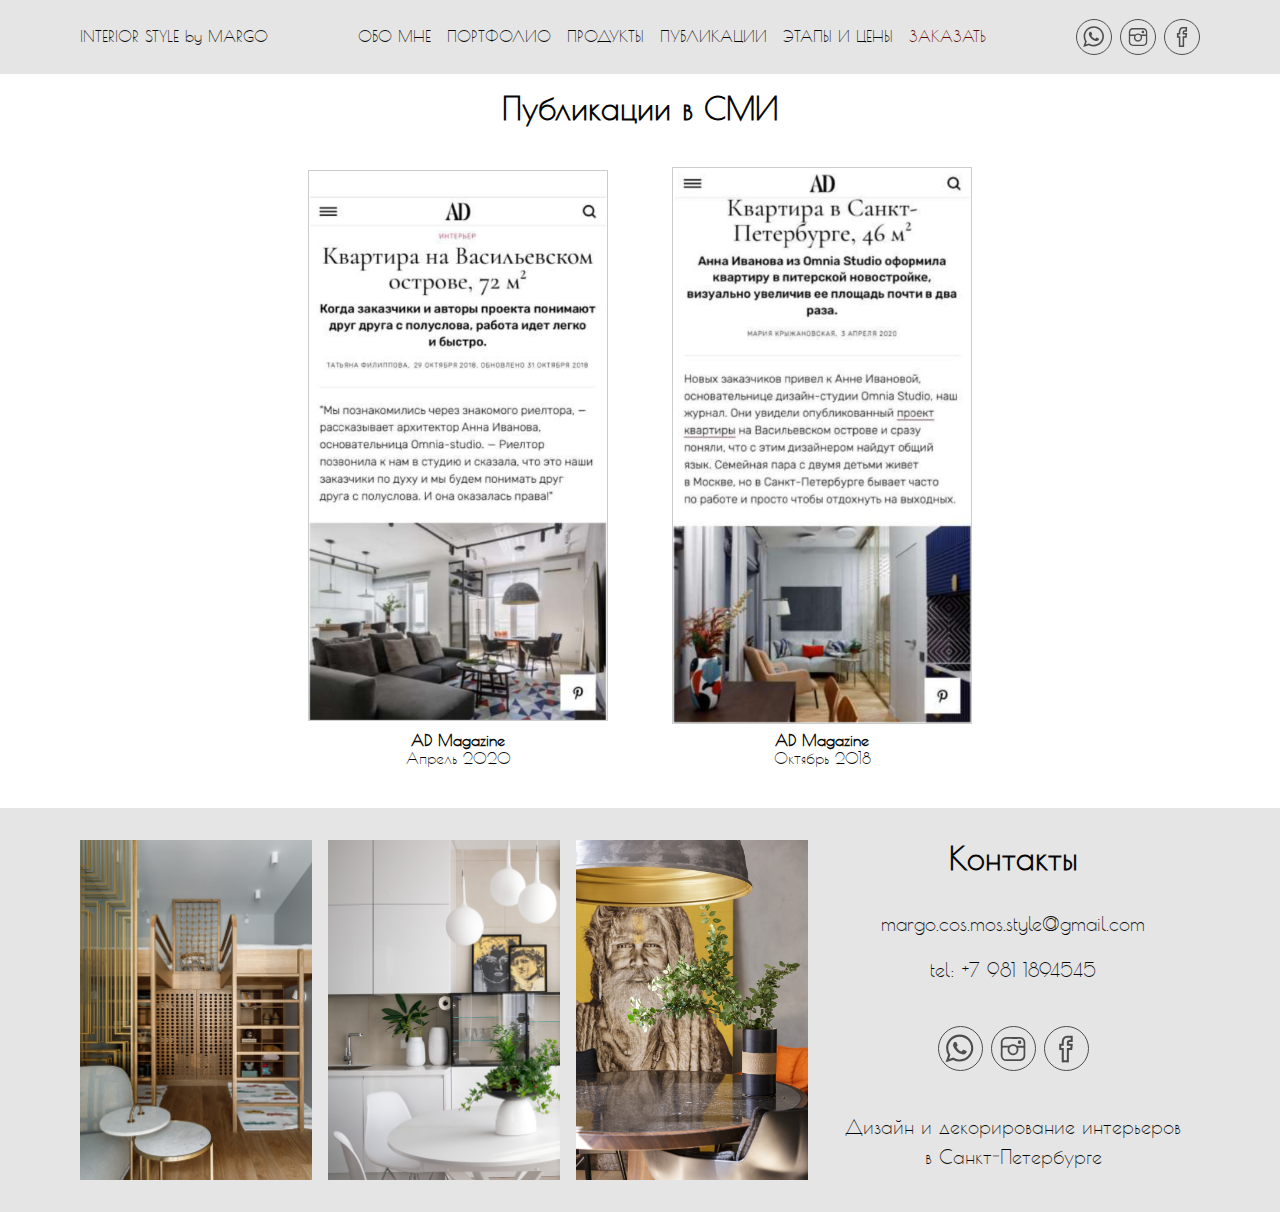
<file: press.html>
<!DOCTYPE html><html lang="ru"><head><meta charset="UTF-8"><meta name="viewport" content="width=device-width, initial-scale=1.0"><meta http-equiv="X-UA-Compatible" content="ie=edge"><title>Публикации в СМИ | Дизайнер интерьеров в СПб Маргарита Мережнюк</title><link rel="apple-touch-icon" sizes="180x180" href="apple-touch-icon.727e1b6e.png"><link rel="icon" type="image/png" sizes="32x32" href="favicon-32x32.6a5b3f65.png"><link rel="icon" type="image/png" sizes="16x16" href="favicon-16x16.624d566c.png"><link rel="manifest" href="site.webmanifest"><link rel="preload" as="font" href="poiretone-regular-webfont.90ce4b3d.woff2" type="font/woff2" crossorigin="anonymous"><link rel="preload" as="font" href="poiretone-regular-webfont.b2cbea40.woff" type="font/woff" crossorigin="anonymous"><link rel="stylesheet" href="main.9a2bc273.css"></head><body><header class="header"><div class="header__inner container"><div class="header__content"><a class="header__logo" href="index.html"><span>INTERIOR STYLE by MARGO</span></a><nav class="header__menu menu"><ul class="menu__list"><li class="menu__item"><a class="menu__link" href="about.html">Обо мне</a></li><li class="menu__item"><a class="menu__link">Портфолио</a><ul class="menu__dd"><li class="menu__item menu__item--dd"><a class="menu__link" href="design.html">Дизайн</a></li><li class="menu__item menu__item--dd"><a class="menu__link" href="design.html">Декорирование</a></li></ul></li><li class="menu__item"><a class="menu__link" href="products.html">Продукты</a></li><li class="menu__item"><a class="menu__link" href="press.html">Публикации</a></li><li class="menu__item"><a class="menu__link" href="price.html">Этапы и цены</a></li><li class="menu__item"><a class="menu__link menu__link--accent" href="#" data-micromodal-trigger="modal-1">Заказать</a></li></ul></nav><div class="header__contacts socials"><li class="socials__item"><a class="socials__link socials__link--wa" href="https://wa.me/79811894545" target="_blank"><svg width="30" height="30" viewBox="0 0 31 31"><path d="M30.667 14.939c0 8.25-6.74 14.938-15.056 14.938a15.1 15.1 0 01-7.276-1.857L0 30.667l2.717-8.017a14.787 14.787 0 01-2.159-7.712C.559 6.688 7.297 0 15.613 0c8.315.002 15.054 6.689 15.054 14.939zM15.61 2.382c-6.979 0-12.656 5.634-12.656 12.56 0 2.748.896 5.292 2.411 7.362l-1.58 4.663 4.862-1.545c2 1.312 4.393 2.076 6.963 2.076 6.979 0 12.658-5.633 12.658-12.559C28.27 8.016 22.59 2.382 15.61 2.382zm7.604 15.998c-.094-.151-.34-.243-.708-.427-.367-.184-2.184-1.069-2.521-1.189-.34-.123-.586-.185-.832.182-.243.367-.951 1.191-1.168 1.437-.215.245-.43.276-.799.095-.369-.186-1.559-.57-2.969-1.817-1.097-.972-1.838-2.169-2.052-2.536-.217-.366-.022-.564.161-.746.165-.165.369-.428.554-.643.185-.213.246-.364.369-.609.121-.245.06-.458-.031-.643-.092-.184-.829-1.984-1.138-2.717-.307-.732-.614-.611-.83-.611-.215 0-.461-.03-.707-.03s-.646.089-.983.456-1.291 1.252-1.291 3.054c0 1.804 1.321 3.543 1.506 3.787.186.243 2.554 4.062 6.305 5.528 3.753 1.465 3.753.976 4.429.914.678-.062 2.184-.885 2.49-1.739.308-.858.308-1.593.215-1.746z"/></svg><span class="visually-hidden">+7 981 1894545</span></a></li><li class="socials__item"><a class="socials__link socials__link--insta" href="https://www.instagram.com/cos.mos.style/" target="_blank"><svg width="30" height="30" viewBox="0 0 147 147"><path d="M73.7 117.45h-25c-10.19 0-18.06-6.44-19.83-16.42-.83-4.66-.57-9.41-.4-14.12 0-1 .17-2 .17-3 0-10.68.05-21.36-.23-32a23.3 23.3 0 011.82-10.55c3.11-6.67 8.32-10.41 15.55-11.44a58 58 0 018.3-.35h43.56c8.95 0 15.5 3.84 19.46 11.93a17.89 17.89 0 011.62 7.91q.08 24.08 0 48.16a19.6 19.6 0 01-20.07 19.86zm-.23-6.45h24.8a13.56 13.56 0 0010.36-4.17c2.67-2.86 3.58-6.34 3.64-10.08.1-5.55 0-11.1 0-16.65v-9.74c0-1-.22-1.8-1.42-1.8h-17.3c-.91 0-1.33.4-1 1.35.15.45.27.91.39 1.36 3.67 13.45-8.39 27.04-22.21 24.84-10.11-1.6-20.18-12.27-16.26-25.49.66-2.23.56-2.36-1.67-2.36-5.14 0-10.28.07-15.41 0-1.86 0-2.27.64-2.26 2.36.07 9.27 0 18.54 0 27.81a10.4 10.4 0 00.22 2.28 13.1 13.1 0 0013.1 10.33c8.36 0 16.69-.04 25.02-.04zm.2-74.68c-8.86 0-17.71-.09-26.57 0a12.53 12.53 0 00-11.94 12.19c0 3.72.06 7.44 0 11.16 0 1.65.55 2.14 2.15 2.13 6.49-.07 13-.08 19.48 0a8.14 8.14 0 005.06-1.67 19.62 19.62 0 0113.66-3.78 20.48 20.48 0 0110 3.8 7.19 7.19 0 004.22 1.61h20.9c1.16 0 1.74-.36 1.72-1.63 0-3.31.09-6.62 0-9.92-.39-9.75-6.43-14.24-14.68-14-8.05.3-16.03.12-24 .12zm.18 26.54a13.51 13.51 0 00-13.73 13.1c-.14 7.15 6.19 13.74 13.22 13.77A13.48 13.48 0 0086.87 76.3a13.08 13.08 0 00-13.02-13.43z"/><path d="M91.77 48.51c0-5.4.44-5.79 5.8-5.88s6.07.48 6.23 6.55a9.07 9.07 0 01-.17 1.58c-.47 3.05-1.31 3.85-4.38 3.91a24.85 24.85 0 01-4.76-.16 3 3 0 01-2.71-3.15c-.04-.92-.01-1.85-.01-2.85z"/></svg><span class="visually-hidden">cos.mos.style</span></a></li><li class="socials__item"><a class="socials__link socials__link--fb" href="#" target="_blank"><svg width="30" height="30" viewBox="0 0 147 147"><path class="cls-1" d="M84.11 100.06v20.07c0 1.8-.47 2.55-2.4 2.53q-10.71-.13-21.43 0c-1.93 0-2.42-.73-2.41-2.53.05-13.31 0-26.62 0-39.94 0-2.79 0-2.79-2.84-2.8h-4.48c-1.34 0-2.05-.48-2-1.93V55.98c0-1.45.7-2 2-1.94 1.62 0 3.25-.09 4.87 0 1.84.13 2.57-.53 2.48-2.43a43.28 43.28 0 01.68-10.27c1.89-9.47 8.34-15.43 17.97-16.54 6.6-.76 13.23-.25 19.85-.4 1.21 0 1.78.49 1.77 1.74v19.68c0 1.46-.72 1.94-2.05 1.93-3.25 0-6.5.06-9.74 0-1.66 0-2.33.51-2.29 2.24.1 4.49-.34 4 3.93 4.06h8.57c1.55 0 2.08.64 1.92 2.14q-1 9.67-2 19.36c-.14 1.4-.86 1.89-2.19 1.87-2.66 0-5.33.06-8 0-1.68-.06-2.29.52-2.28 2.24.12 6.76.08 13.58.07 20.4zM65.4 92.51v19.86c0 2.75 0 2.75 2.65 2.76h5.26c3.34 0 3.34 0 3.34-3.44V72.35c0-2.58.16-2.73 2.78-2.74s5.45 0 8.18 0c1.28 0 1.94-.48 2.05-1.76.09-1.1.22-2.19.36-3.29.35-2.78.32-2.82-2.55-2.82h-8.76c-1.32 0-2.09-.43-2.07-1.9 0-3.89-.1-7.8.08-11.68.21-4.65 2.74-7.2 7.34-7.91a28.1 28.1 0 014.85-.28c1.21 0 1.81-.47 1.78-1.73v-4.67c0-1.25-.54-1.72-1.76-1.74a86.24 86.24 0 00-11.86.44 12.41 12.41 0 00-8.23 4c-2.57 3-3.27 6.6-3.4 10.33-.15 4.34-.08 8.7 0 13 0 1.49-.6 2.14-2.08 2.11h-5.45c-1.33 0-1.89.55-1.85 1.87s.06 2.73 0 4.09.62 2 2 1.91c1.56-.06 3.12 0 4.67 0 2.49 0 2.69.2 2.69 2.64l-.02 20.29z"/></svg><span class="visually-hidden">Маргарита Мережнюк</span></a></li></div><div class="header__btn"><button class="hamburger menu__btn" type="button"><span class="hamburger__icon"></span><span class="visually-hidden">Открыть меню</span></button></div></div></div></header><main><section class="press"><h1 class="visually-hidden">дизайнер интерьеров Маргариты Мережнюк: публикации в прессе</h1><div class="press__inner container"><h2 class="heading heading--l">Публикации в СМИ</h2><ul class="press__list"><li class="press__item"><div class="press__flat" tabindex="0"><img src="press1.076bf518.png" alt="press1"></div><div class="press__source"><b class="press__name">AD Magazine</b><span class="press__time">Апрель 2020</span></div></li><li class="press__item"><div class="press__flat" tabindex="0"><img src="press2.fd24a48f.png" alt="press1"></div><div class="press__source"><b class="press__name">AD Magazine</b><span class="press__time">Октябрь 2018</span></div></li></ul></div></section><button class="scroll-top scroll-top--hidden" type="button"><svg width="30" height="30" viewBox="0 0 512 512"><path d="M505.755 358.256L271.088 123.589c-8.341-8.341-21.824-8.341-30.165 0L6.256 358.256c-8.341 8.341-8.341 21.824 0 30.165s21.824 8.341 30.165 0l219.584-219.584 219.584 219.584a21.275 21.275 0 0015.083 6.251 21.275 21.275 0 0015.083-6.251c8.341-8.341 8.341-21.824 0-30.165z"/></svg><span class="visually-hidden"> Прокрутить вверх</span></button></main><footer class="footer"><div class="container footer__inner"><div class="footer__block footer__block--l"><ul class="footer__pics"><li><img src="footer3.1924f836.jpg" alt="Фото стильного интерьера в СПб"></li><li><img src="footer2.19a45ef6.jpg" alt="Фото стильного интерьера в СПб"></li><li><img src="footer1.c38f30c1.jpg" alt="Фото стильного интерьера в СПб"></li></ul></div><div class="footer__block footer__block--clmn"><h3 class="heading heading--l">Контакты</h3><p><a class="footer__link" href="mailto:margo.cos.mos.style@gmail.com">margo.cos.mos.style@gmail.com</a></p><p><span>tel:&nbsp;</span><a class="footer__link" href="tel:+7981189454">+7 981 1894545</a></p><ul class="socials socials--footer"><li class="socials__item"><a class="socials__link socials__link--wa" href="https://wa.me/79811894545" target="_blank"><svg width="40" height="40" viewBox="0 0 31 31"><path d="M30.667 14.939c0 8.25-6.74 14.938-15.056 14.938a15.1 15.1 0 01-7.276-1.857L0 30.667l2.717-8.017a14.787 14.787 0 01-2.159-7.712C.559 6.688 7.297 0 15.613 0c8.315.002 15.054 6.689 15.054 14.939zM15.61 2.382c-6.979 0-12.656 5.634-12.656 12.56 0 2.748.896 5.292 2.411 7.362l-1.58 4.663 4.862-1.545c2 1.312 4.393 2.076 6.963 2.076 6.979 0 12.658-5.633 12.658-12.559C28.27 8.016 22.59 2.382 15.61 2.382zm7.604 15.998c-.094-.151-.34-.243-.708-.427-.367-.184-2.184-1.069-2.521-1.189-.34-.123-.586-.185-.832.182-.243.367-.951 1.191-1.168 1.437-.215.245-.43.276-.799.095-.369-.186-1.559-.57-2.969-1.817-1.097-.972-1.838-2.169-2.052-2.536-.217-.366-.022-.564.161-.746.165-.165.369-.428.554-.643.185-.213.246-.364.369-.609.121-.245.06-.458-.031-.643-.092-.184-.829-1.984-1.138-2.717-.307-.732-.614-.611-.83-.611-.215 0-.461-.03-.707-.03s-.646.089-.983.456-1.291 1.252-1.291 3.054c0 1.804 1.321 3.543 1.506 3.787.186.243 2.554 4.062 6.305 5.528 3.753 1.465 3.753.976 4.429.914.678-.062 2.184-.885 2.49-1.739.308-.858.308-1.593.215-1.746z"/></svg><span class="visually-hidden">+7 981 1894545</span></a></li><li class="socials__item"><a class="socials__link socials__link--insta" href="https://www.instagram.com/cos.mos.style/" target="_blank"><svg width="40" height="40" viewBox="0 0 147 147"><path d="M73.7 117.45h-25c-10.19 0-18.06-6.44-19.83-16.42-.83-4.66-.57-9.41-.4-14.12 0-1 .17-2 .17-3 0-10.68.05-21.36-.23-32a23.3 23.3 0 011.82-10.55c3.11-6.67 8.32-10.41 15.55-11.44a58 58 0 018.3-.35h43.56c8.95 0 15.5 3.84 19.46 11.93a17.89 17.89 0 011.62 7.91q.08 24.08 0 48.16a19.6 19.6 0 01-20.07 19.86zm-.23-6.45h24.8a13.56 13.56 0 0010.36-4.17c2.67-2.86 3.58-6.34 3.64-10.08.1-5.55 0-11.1 0-16.65v-9.74c0-1-.22-1.8-1.42-1.8h-17.3c-.91 0-1.33.4-1 1.35.15.45.27.91.39 1.36 3.67 13.45-8.39 27.04-22.21 24.84-10.11-1.6-20.18-12.27-16.26-25.49.66-2.23.56-2.36-1.67-2.36-5.14 0-10.28.07-15.41 0-1.86 0-2.27.64-2.26 2.36.07 9.27 0 18.54 0 27.81a10.4 10.4 0 00.22 2.28 13.1 13.1 0 0013.1 10.33c8.36 0 16.69-.04 25.02-.04zm.2-74.68c-8.86 0-17.71-.09-26.57 0a12.53 12.53 0 00-11.94 12.19c0 3.72.06 7.44 0 11.16 0 1.65.55 2.14 2.15 2.13 6.49-.07 13-.08 19.48 0a8.14 8.14 0 005.06-1.67 19.62 19.62 0 0113.66-3.78 20.48 20.48 0 0110 3.8 7.19 7.19 0 004.22 1.61h20.9c1.16 0 1.74-.36 1.72-1.63 0-3.31.09-6.62 0-9.92-.39-9.75-6.43-14.24-14.68-14-8.05.3-16.03.12-24 .12zm.18 26.54a13.51 13.51 0 00-13.73 13.1c-.14 7.15 6.19 13.74 13.22 13.77A13.48 13.48 0 0086.87 76.3a13.08 13.08 0 00-13.02-13.43z"/><path d="M91.77 48.51c0-5.4.44-5.79 5.8-5.88s6.07.48 6.23 6.55a9.07 9.07 0 01-.17 1.58c-.47 3.05-1.31 3.85-4.38 3.91a24.85 24.85 0 01-4.76-.16 3 3 0 01-2.71-3.15c-.04-.92-.01-1.85-.01-2.85z"/></svg><span class="visually-hidden">cos.mos.style</span></a></li><li class="socials__item"><a class="socials__link socials__link--fb" href="#" target="_blank"><svg width="40" height="40" viewBox="0 0 147 147"><path class="cls-1" d="M84.11 100.06v20.07c0 1.8-.47 2.55-2.4 2.53q-10.71-.13-21.43 0c-1.93 0-2.42-.73-2.41-2.53.05-13.31 0-26.62 0-39.94 0-2.79 0-2.79-2.84-2.8h-4.48c-1.34 0-2.05-.48-2-1.93V55.98c0-1.45.7-2 2-1.94 1.62 0 3.25-.09 4.87 0 1.84.13 2.57-.53 2.48-2.43a43.28 43.28 0 01.68-10.27c1.89-9.47 8.34-15.43 17.97-16.54 6.6-.76 13.23-.25 19.85-.4 1.21 0 1.78.49 1.77 1.74v19.68c0 1.46-.72 1.94-2.05 1.93-3.25 0-6.5.06-9.74 0-1.66 0-2.33.51-2.29 2.24.1 4.49-.34 4 3.93 4.06h8.57c1.55 0 2.08.64 1.92 2.14q-1 9.67-2 19.36c-.14 1.4-.86 1.89-2.19 1.87-2.66 0-5.33.06-8 0-1.68-.06-2.29.52-2.28 2.24.12 6.76.08 13.58.07 20.4zM65.4 92.51v19.86c0 2.75 0 2.75 2.65 2.76h5.26c3.34 0 3.34 0 3.34-3.44V72.35c0-2.58.16-2.73 2.78-2.74s5.45 0 8.18 0c1.28 0 1.94-.48 2.05-1.76.09-1.1.22-2.19.36-3.29.35-2.78.32-2.82-2.55-2.82h-8.76c-1.32 0-2.09-.43-2.07-1.9 0-3.89-.1-7.8.08-11.68.21-4.65 2.74-7.2 7.34-7.91a28.1 28.1 0 014.85-.28c1.21 0 1.81-.47 1.78-1.73v-4.67c0-1.25-.54-1.72-1.76-1.74a86.24 86.24 0 00-11.86.44 12.41 12.41 0 00-8.23 4c-2.57 3-3.27 6.6-3.4 10.33-.15 4.34-.08 8.7 0 13 0 1.49-.6 2.14-2.08 2.11h-5.45c-1.33 0-1.89.55-1.85 1.87s.06 2.73 0 4.09.62 2 2 1.91c1.56-.06 3.12 0 4.67 0 2.49 0 2.69.2 2.69 2.64l-.02 20.29z"/></svg><span class="visually-hidden">Маргарита Мережнюк</span></a></li></ul><p class="footer__text">Дизайн и&nbsp;декорирование интерьеров в&nbsp;Санкт&#8209;Петербурге</p></div></div></footer><script src="main.7325de28.js"></script></body></html>
</file>
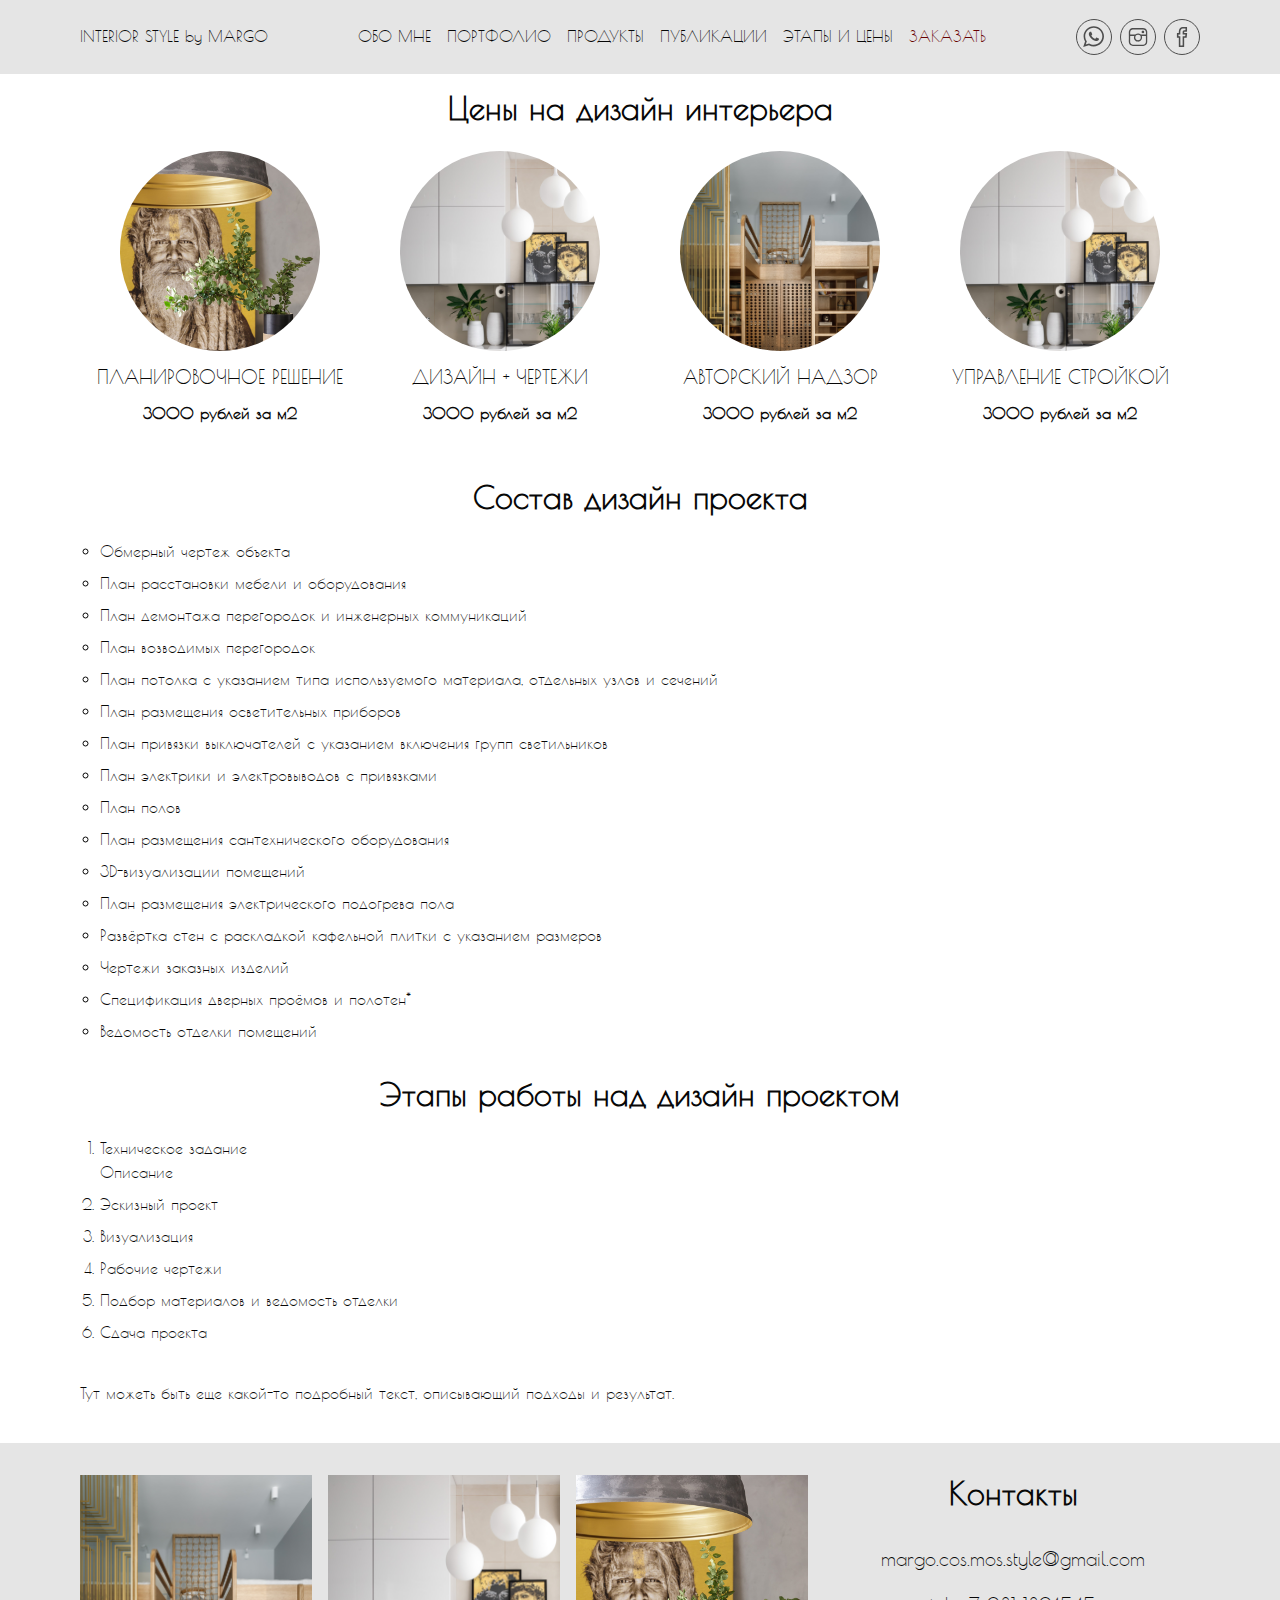
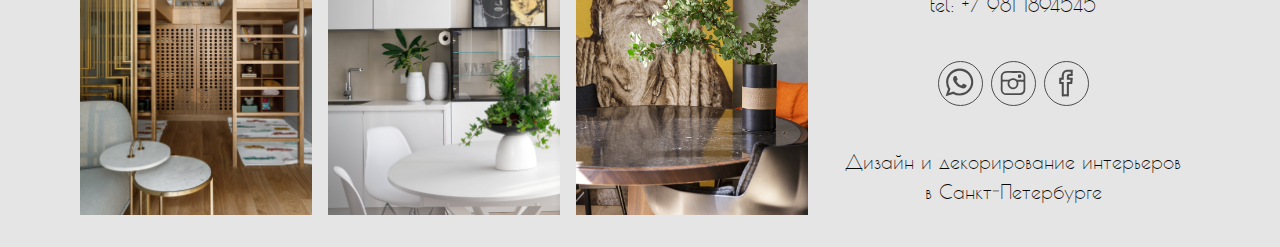
<file: price.html>
<!DOCTYPE html><html lang="ru"><head><meta charset="UTF-8"><meta name="viewport" content="width=device-width, initial-scale=1.0"><meta http-equiv="X-UA-Compatible" content="ie=edge"><title>Цена и этапы | Дизайнер интерьеров в СПб Маргарита Мережнюк</title><link rel="apple-touch-icon" sizes="180x180" href="apple-touch-icon.727e1b6e.png"><link rel="icon" type="image/png" sizes="32x32" href="favicon-32x32.6a5b3f65.png"><link rel="icon" type="image/png" sizes="16x16" href="favicon-16x16.624d566c.png"><link rel="manifest" href="site.webmanifest"><link rel="preload" as="font" href="poiretone-regular-webfont.90ce4b3d.woff2" type="font/woff2" crossorigin="anonymous"><link rel="preload" as="font" href="poiretone-regular-webfont.b2cbea40.woff" type="font/woff" crossorigin="anonymous"><link rel="stylesheet" href="main.9a2bc273.css"></head><body><header class="header"><div class="header__inner container"><div class="header__content"><a class="header__logo" href="index.html"><span>INTERIOR STYLE by MARGO</span></a><nav class="header__menu menu"><ul class="menu__list"><li class="menu__item"><a class="menu__link" href="about.html">Обо мне</a></li><li class="menu__item"><a class="menu__link">Портфолио</a><ul class="menu__dd"><li class="menu__item menu__item--dd"><a class="menu__link" href="design.html">Дизайн</a></li><li class="menu__item menu__item--dd"><a class="menu__link" href="design.html">Декорирование</a></li></ul></li><li class="menu__item"><a class="menu__link" href="products.html">Продукты</a></li><li class="menu__item"><a class="menu__link" href="press.html">Публикации</a></li><li class="menu__item"><a class="menu__link" href="price.html">Этапы и цены</a></li><li class="menu__item"><a class="menu__link menu__link--accent" href="#" data-micromodal-trigger="modal-1">Заказать</a></li></ul></nav><div class="header__contacts socials"><li class="socials__item"><a class="socials__link socials__link--wa" href="https://wa.me/79811894545" target="_blank"><svg width="30" height="30" viewBox="0 0 31 31"><path d="M30.667 14.939c0 8.25-6.74 14.938-15.056 14.938a15.1 15.1 0 01-7.276-1.857L0 30.667l2.717-8.017a14.787 14.787 0 01-2.159-7.712C.559 6.688 7.297 0 15.613 0c8.315.002 15.054 6.689 15.054 14.939zM15.61 2.382c-6.979 0-12.656 5.634-12.656 12.56 0 2.748.896 5.292 2.411 7.362l-1.58 4.663 4.862-1.545c2 1.312 4.393 2.076 6.963 2.076 6.979 0 12.658-5.633 12.658-12.559C28.27 8.016 22.59 2.382 15.61 2.382zm7.604 15.998c-.094-.151-.34-.243-.708-.427-.367-.184-2.184-1.069-2.521-1.189-.34-.123-.586-.185-.832.182-.243.367-.951 1.191-1.168 1.437-.215.245-.43.276-.799.095-.369-.186-1.559-.57-2.969-1.817-1.097-.972-1.838-2.169-2.052-2.536-.217-.366-.022-.564.161-.746.165-.165.369-.428.554-.643.185-.213.246-.364.369-.609.121-.245.06-.458-.031-.643-.092-.184-.829-1.984-1.138-2.717-.307-.732-.614-.611-.83-.611-.215 0-.461-.03-.707-.03s-.646.089-.983.456-1.291 1.252-1.291 3.054c0 1.804 1.321 3.543 1.506 3.787.186.243 2.554 4.062 6.305 5.528 3.753 1.465 3.753.976 4.429.914.678-.062 2.184-.885 2.49-1.739.308-.858.308-1.593.215-1.746z"/></svg><span class="visually-hidden">+7 981 1894545</span></a></li><li class="socials__item"><a class="socials__link socials__link--insta" href="https://www.instagram.com/cos.mos.style/" target="_blank"><svg width="30" height="30" viewBox="0 0 147 147"><path d="M73.7 117.45h-25c-10.19 0-18.06-6.44-19.83-16.42-.83-4.66-.57-9.41-.4-14.12 0-1 .17-2 .17-3 0-10.68.05-21.36-.23-32a23.3 23.3 0 011.82-10.55c3.11-6.67 8.32-10.41 15.55-11.44a58 58 0 018.3-.35h43.56c8.95 0 15.5 3.84 19.46 11.93a17.89 17.89 0 011.62 7.91q.08 24.08 0 48.16a19.6 19.6 0 01-20.07 19.86zm-.23-6.45h24.8a13.56 13.56 0 0010.36-4.17c2.67-2.86 3.58-6.34 3.64-10.08.1-5.55 0-11.1 0-16.65v-9.74c0-1-.22-1.8-1.42-1.8h-17.3c-.91 0-1.33.4-1 1.35.15.45.27.91.39 1.36 3.67 13.45-8.39 27.04-22.21 24.84-10.11-1.6-20.18-12.27-16.26-25.49.66-2.23.56-2.36-1.67-2.36-5.14 0-10.28.07-15.41 0-1.86 0-2.27.64-2.26 2.36.07 9.27 0 18.54 0 27.81a10.4 10.4 0 00.22 2.28 13.1 13.1 0 0013.1 10.33c8.36 0 16.69-.04 25.02-.04zm.2-74.68c-8.86 0-17.71-.09-26.57 0a12.53 12.53 0 00-11.94 12.19c0 3.72.06 7.44 0 11.16 0 1.65.55 2.14 2.15 2.13 6.49-.07 13-.08 19.48 0a8.14 8.14 0 005.06-1.67 19.62 19.62 0 0113.66-3.78 20.48 20.48 0 0110 3.8 7.19 7.19 0 004.22 1.61h20.9c1.16 0 1.74-.36 1.72-1.63 0-3.31.09-6.62 0-9.92-.39-9.75-6.43-14.24-14.68-14-8.05.3-16.03.12-24 .12zm.18 26.54a13.51 13.51 0 00-13.73 13.1c-.14 7.15 6.19 13.74 13.22 13.77A13.48 13.48 0 0086.87 76.3a13.08 13.08 0 00-13.02-13.43z"/><path d="M91.77 48.51c0-5.4.44-5.79 5.8-5.88s6.07.48 6.23 6.55a9.07 9.07 0 01-.17 1.58c-.47 3.05-1.31 3.85-4.38 3.91a24.85 24.85 0 01-4.76-.16 3 3 0 01-2.71-3.15c-.04-.92-.01-1.85-.01-2.85z"/></svg><span class="visually-hidden">cos.mos.style</span></a></li><li class="socials__item"><a class="socials__link socials__link--fb" href="#" target="_blank"><svg width="30" height="30" viewBox="0 0 147 147"><path class="cls-1" d="M84.11 100.06v20.07c0 1.8-.47 2.55-2.4 2.53q-10.71-.13-21.43 0c-1.93 0-2.42-.73-2.41-2.53.05-13.31 0-26.62 0-39.94 0-2.79 0-2.79-2.84-2.8h-4.48c-1.34 0-2.05-.48-2-1.93V55.98c0-1.45.7-2 2-1.94 1.62 0 3.25-.09 4.87 0 1.84.13 2.57-.53 2.48-2.43a43.28 43.28 0 01.68-10.27c1.89-9.47 8.34-15.43 17.97-16.54 6.6-.76 13.23-.25 19.85-.4 1.21 0 1.78.49 1.77 1.74v19.68c0 1.46-.72 1.94-2.05 1.93-3.25 0-6.5.06-9.74 0-1.66 0-2.33.51-2.29 2.24.1 4.49-.34 4 3.93 4.06h8.57c1.55 0 2.08.64 1.92 2.14q-1 9.67-2 19.36c-.14 1.4-.86 1.89-2.19 1.87-2.66 0-5.33.06-8 0-1.68-.06-2.29.52-2.28 2.24.12 6.76.08 13.58.07 20.4zM65.4 92.51v19.86c0 2.75 0 2.75 2.65 2.76h5.26c3.34 0 3.34 0 3.34-3.44V72.35c0-2.58.16-2.73 2.78-2.74s5.45 0 8.18 0c1.28 0 1.94-.48 2.05-1.76.09-1.1.22-2.19.36-3.29.35-2.78.32-2.82-2.55-2.82h-8.76c-1.32 0-2.09-.43-2.07-1.9 0-3.89-.1-7.8.08-11.68.21-4.65 2.74-7.2 7.34-7.91a28.1 28.1 0 014.85-.28c1.21 0 1.81-.47 1.78-1.73v-4.67c0-1.25-.54-1.72-1.76-1.74a86.24 86.24 0 00-11.86.44 12.41 12.41 0 00-8.23 4c-2.57 3-3.27 6.6-3.4 10.33-.15 4.34-.08 8.7 0 13 0 1.49-.6 2.14-2.08 2.11h-5.45c-1.33 0-1.89.55-1.85 1.87s.06 2.73 0 4.09.62 2 2 1.91c1.56-.06 3.12 0 4.67 0 2.49 0 2.69.2 2.69 2.64l-.02 20.29z"/></svg><span class="visually-hidden">Маргарита Мережнюк</span></a></li></div><div class="header__btn"><button class="hamburger menu__btn" type="button"><span class="hamburger__icon"></span><span class="visually-hidden">Открыть меню</span></button></div></div></div></header><main><h1 class="visually-hidden">Стоимость работ дизайнера интерьеров Маргариты Мережнюк</h1><section class="price"><div class="price__inner container"><h2 class="heading heading--l">Цены на дизайн интерьера</h2><ul class="price__list"><li class="price__item"><div class="price__img"><img src="footer1.c38f30c1.jpg" alt=""></div><h3>ПЛАНИРОВОЧНОЕ РЕШЕНИЕ</h3><p>3000 рублей за м2</p></li><li class="price__item"><div class="price__img"><img src="footer2.19a45ef6.jpg" alt=""></div><h3>ДИЗАЙН + ЧЕРТЕЖИ</h3><p>3000 рублей за м2</p></li><li class="price__item"><div class="price__img"><img src="footer3.1924f836.jpg" alt=""></div><h3>АВТОРСКИЙ НАДЗОР</h3><p>3000 рублей за м2</p></li><li class="price__item"><div class="price__img"><img src="footer2.19a45ef6.jpg" alt=""></div><h3>УПРАВЛЕНИЕ СТРОЙКОЙ</h3><p>3000 рублей за м2</p></li></ul><h2 class="heading heading--l">Состав дизайн проекта</h2><ul class="price__stages"><li>Обмерный чертеж объекта</li><li>План расстановки мебели и оборудования</li><li>План демонтажа перегородок и инженерных коммуникаций</li><li>План возводимых перегородок</li><li>План потолка с указанием типа используемого материала, отдельных узлов и сечений</li><li>План размещения осветительных приборов</li><li>План привязки выключателей с указанием включения групп светильников</li><li>План электрики и электровыводов с привязками</li><li>План полов</li><li>План размещения сантехнического оборудования</li><li>3D-визуализации помещений</li><li>План размещения электрического подогрева пола</li><li>Развёртка стен с раскладкой кафельной плитки с указанием размеров</li><li>Чертежи заказных изделий</li><li>Спецификация дверных проёмов и полотен*</li><li>Ведомость отделки помещений</li></ul><h2 class="heading heading--l">Этапы работы над дизайн проектом</h2><ol class="price__stages"><li><p>Техническое задание</p><p>Описание</p></li><li><p>Эскизный проект</p></li><li><p>Визуализация</p></li><li><p>Рабочие чертежи</p></li><li><p>Подбор материалов и ведомость отделки</p></li><li><p>Сдача проекта</p></li></ol><p>Тут можеть быть еще какой-то подробный текст, описывающий подходы и результат.</p></div></section><button class="scroll-top scroll-top--hidden" type="button"><svg width="30" height="30" viewBox="0 0 512 512"><path d="M505.755 358.256L271.088 123.589c-8.341-8.341-21.824-8.341-30.165 0L6.256 358.256c-8.341 8.341-8.341 21.824 0 30.165s21.824 8.341 30.165 0l219.584-219.584 219.584 219.584a21.275 21.275 0 0015.083 6.251 21.275 21.275 0 0015.083-6.251c8.341-8.341 8.341-21.824 0-30.165z"/></svg><span class="visually-hidden"> Прокрутить вверх</span></button><section class="modal" id="modal-1" aria-hidden="true"><div class="modal__overlay" tabindex="-1" data-micromodal-close=""><div class="modal__container modal__container--s" role="dialog" aria-modal="true" aria-labelledby="modal-1-title"><header class="modal__header"><h2 class="modal__title heading heading--l" id="modal-1-title">Оставить заявку</h2><button class="modal__close" aria-label="Close modal" data-micromodal-close=""></button></header><div class="modal__content" id="modal-1-content"><form class="form" action="send"><fieldset class="form__field"><label class="form__label" for="user-name"><input class="form__input" type="text" id="user-name" name="user-name" placeholder=" " required><span class="form__input-label">Ваше имя</span><span class="form__focus-bg"></span></label></fieldset><fieldset class="form__field"><label class="form__label" for="user-phone"><input class="form__input" type="text" id="user-phone" name="user-phone" placeholder=" " minlength="16" maxlength="16" required><span class="form__input-label">Телефон</span><span class="form__focus-bg"></span></label></fieldset><div class="modal__footer"><button class="btn btn--secondary">Отправить</button></div></form></div></div></div></section></main><footer class="footer"><div class="container footer__inner"><div class="footer__block footer__block--l"><ul class="footer__pics"><li><img src="footer3.1924f836.jpg" alt="Фото стильного интерьера в СПб"></li><li><img src="footer2.19a45ef6.jpg" alt="Фото стильного интерьера в СПб"></li><li><img src="footer1.c38f30c1.jpg" alt="Фото стильного интерьера в СПб"></li></ul></div><div class="footer__block footer__block--clmn"><h3 class="heading heading--l">Контакты</h3><p><a class="footer__link" href="mailto:margo.cos.mos.style@gmail.com">margo.cos.mos.style@gmail.com</a></p><p><span>tel:&nbsp;</span><a class="footer__link" href="tel:+7981189454">+7 981 1894545</a></p><ul class="socials socials--footer"><li class="socials__item"><a class="socials__link socials__link--wa" href="https://wa.me/79811894545" target="_blank"><svg width="40" height="40" viewBox="0 0 31 31"><path d="M30.667 14.939c0 8.25-6.74 14.938-15.056 14.938a15.1 15.1 0 01-7.276-1.857L0 30.667l2.717-8.017a14.787 14.787 0 01-2.159-7.712C.559 6.688 7.297 0 15.613 0c8.315.002 15.054 6.689 15.054 14.939zM15.61 2.382c-6.979 0-12.656 5.634-12.656 12.56 0 2.748.896 5.292 2.411 7.362l-1.58 4.663 4.862-1.545c2 1.312 4.393 2.076 6.963 2.076 6.979 0 12.658-5.633 12.658-12.559C28.27 8.016 22.59 2.382 15.61 2.382zm7.604 15.998c-.094-.151-.34-.243-.708-.427-.367-.184-2.184-1.069-2.521-1.189-.34-.123-.586-.185-.832.182-.243.367-.951 1.191-1.168 1.437-.215.245-.43.276-.799.095-.369-.186-1.559-.57-2.969-1.817-1.097-.972-1.838-2.169-2.052-2.536-.217-.366-.022-.564.161-.746.165-.165.369-.428.554-.643.185-.213.246-.364.369-.609.121-.245.06-.458-.031-.643-.092-.184-.829-1.984-1.138-2.717-.307-.732-.614-.611-.83-.611-.215 0-.461-.03-.707-.03s-.646.089-.983.456-1.291 1.252-1.291 3.054c0 1.804 1.321 3.543 1.506 3.787.186.243 2.554 4.062 6.305 5.528 3.753 1.465 3.753.976 4.429.914.678-.062 2.184-.885 2.49-1.739.308-.858.308-1.593.215-1.746z"/></svg><span class="visually-hidden">+7 981 1894545</span></a></li><li class="socials__item"><a class="socials__link socials__link--insta" href="https://www.instagram.com/cos.mos.style/" target="_blank"><svg width="40" height="40" viewBox="0 0 147 147"><path d="M73.7 117.45h-25c-10.19 0-18.06-6.44-19.83-16.42-.83-4.66-.57-9.41-.4-14.12 0-1 .17-2 .17-3 0-10.68.05-21.36-.23-32a23.3 23.3 0 011.82-10.55c3.11-6.67 8.32-10.41 15.55-11.44a58 58 0 018.3-.35h43.56c8.95 0 15.5 3.84 19.46 11.93a17.89 17.89 0 011.62 7.91q.08 24.08 0 48.16a19.6 19.6 0 01-20.07 19.86zm-.23-6.45h24.8a13.56 13.56 0 0010.36-4.17c2.67-2.86 3.58-6.34 3.64-10.08.1-5.55 0-11.1 0-16.65v-9.74c0-1-.22-1.8-1.42-1.8h-17.3c-.91 0-1.33.4-1 1.35.15.45.27.91.39 1.36 3.67 13.45-8.39 27.04-22.21 24.84-10.11-1.6-20.18-12.27-16.26-25.49.66-2.23.56-2.36-1.67-2.36-5.14 0-10.28.07-15.41 0-1.86 0-2.27.64-2.26 2.36.07 9.27 0 18.54 0 27.81a10.4 10.4 0 00.22 2.28 13.1 13.1 0 0013.1 10.33c8.36 0 16.69-.04 25.02-.04zm.2-74.68c-8.86 0-17.71-.09-26.57 0a12.53 12.53 0 00-11.94 12.19c0 3.72.06 7.44 0 11.16 0 1.65.55 2.14 2.15 2.13 6.49-.07 13-.08 19.48 0a8.14 8.14 0 005.06-1.67 19.62 19.62 0 0113.66-3.78 20.48 20.48 0 0110 3.8 7.19 7.19 0 004.22 1.61h20.9c1.16 0 1.74-.36 1.72-1.63 0-3.31.09-6.62 0-9.92-.39-9.75-6.43-14.24-14.68-14-8.05.3-16.03.12-24 .12zm.18 26.54a13.51 13.51 0 00-13.73 13.1c-.14 7.15 6.19 13.74 13.22 13.77A13.48 13.48 0 0086.87 76.3a13.08 13.08 0 00-13.02-13.43z"/><path d="M91.77 48.51c0-5.4.44-5.79 5.8-5.88s6.07.48 6.23 6.55a9.07 9.07 0 01-.17 1.58c-.47 3.05-1.31 3.85-4.38 3.91a24.85 24.85 0 01-4.76-.16 3 3 0 01-2.71-3.15c-.04-.92-.01-1.85-.01-2.85z"/></svg><span class="visually-hidden">cos.mos.style</span></a></li><li class="socials__item"><a class="socials__link socials__link--fb" href="#" target="_blank"><svg width="40" height="40" viewBox="0 0 147 147"><path class="cls-1" d="M84.11 100.06v20.07c0 1.8-.47 2.55-2.4 2.53q-10.71-.13-21.43 0c-1.93 0-2.42-.73-2.41-2.53.05-13.31 0-26.62 0-39.94 0-2.79 0-2.79-2.84-2.8h-4.48c-1.34 0-2.05-.48-2-1.93V55.98c0-1.45.7-2 2-1.94 1.62 0 3.25-.09 4.87 0 1.84.13 2.57-.53 2.48-2.43a43.28 43.28 0 01.68-10.27c1.89-9.47 8.34-15.43 17.97-16.54 6.6-.76 13.23-.25 19.85-.4 1.21 0 1.78.49 1.77 1.74v19.68c0 1.46-.72 1.94-2.05 1.93-3.25 0-6.5.06-9.74 0-1.66 0-2.33.51-2.29 2.24.1 4.49-.34 4 3.93 4.06h8.57c1.55 0 2.08.64 1.92 2.14q-1 9.67-2 19.36c-.14 1.4-.86 1.89-2.19 1.87-2.66 0-5.33.06-8 0-1.68-.06-2.29.52-2.28 2.24.12 6.76.08 13.58.07 20.4zM65.4 92.51v19.86c0 2.75 0 2.75 2.65 2.76h5.26c3.34 0 3.34 0 3.34-3.44V72.35c0-2.58.16-2.73 2.78-2.74s5.45 0 8.18 0c1.28 0 1.94-.48 2.05-1.76.09-1.1.22-2.19.36-3.29.35-2.78.32-2.82-2.55-2.82h-8.76c-1.32 0-2.09-.43-2.07-1.9 0-3.89-.1-7.8.08-11.68.21-4.65 2.74-7.2 7.34-7.91a28.1 28.1 0 014.85-.28c1.21 0 1.81-.47 1.78-1.73v-4.67c0-1.25-.54-1.72-1.76-1.74a86.24 86.24 0 00-11.86.44 12.41 12.41 0 00-8.23 4c-2.57 3-3.27 6.6-3.4 10.33-.15 4.34-.08 8.7 0 13 0 1.49-.6 2.14-2.08 2.11h-5.45c-1.33 0-1.89.55-1.85 1.87s.06 2.73 0 4.09.62 2 2 1.91c1.56-.06 3.12 0 4.67 0 2.49 0 2.69.2 2.69 2.64l-.02 20.29z"/></svg><span class="visually-hidden">Маргарита Мережнюк</span></a></li></ul><p class="footer__text">Дизайн и&nbsp;декорирование интерьеров в&nbsp;Санкт&#8209;Петербурге</p></div></div></footer><script src="main.7325de28.js"></script></body></html>
</file>
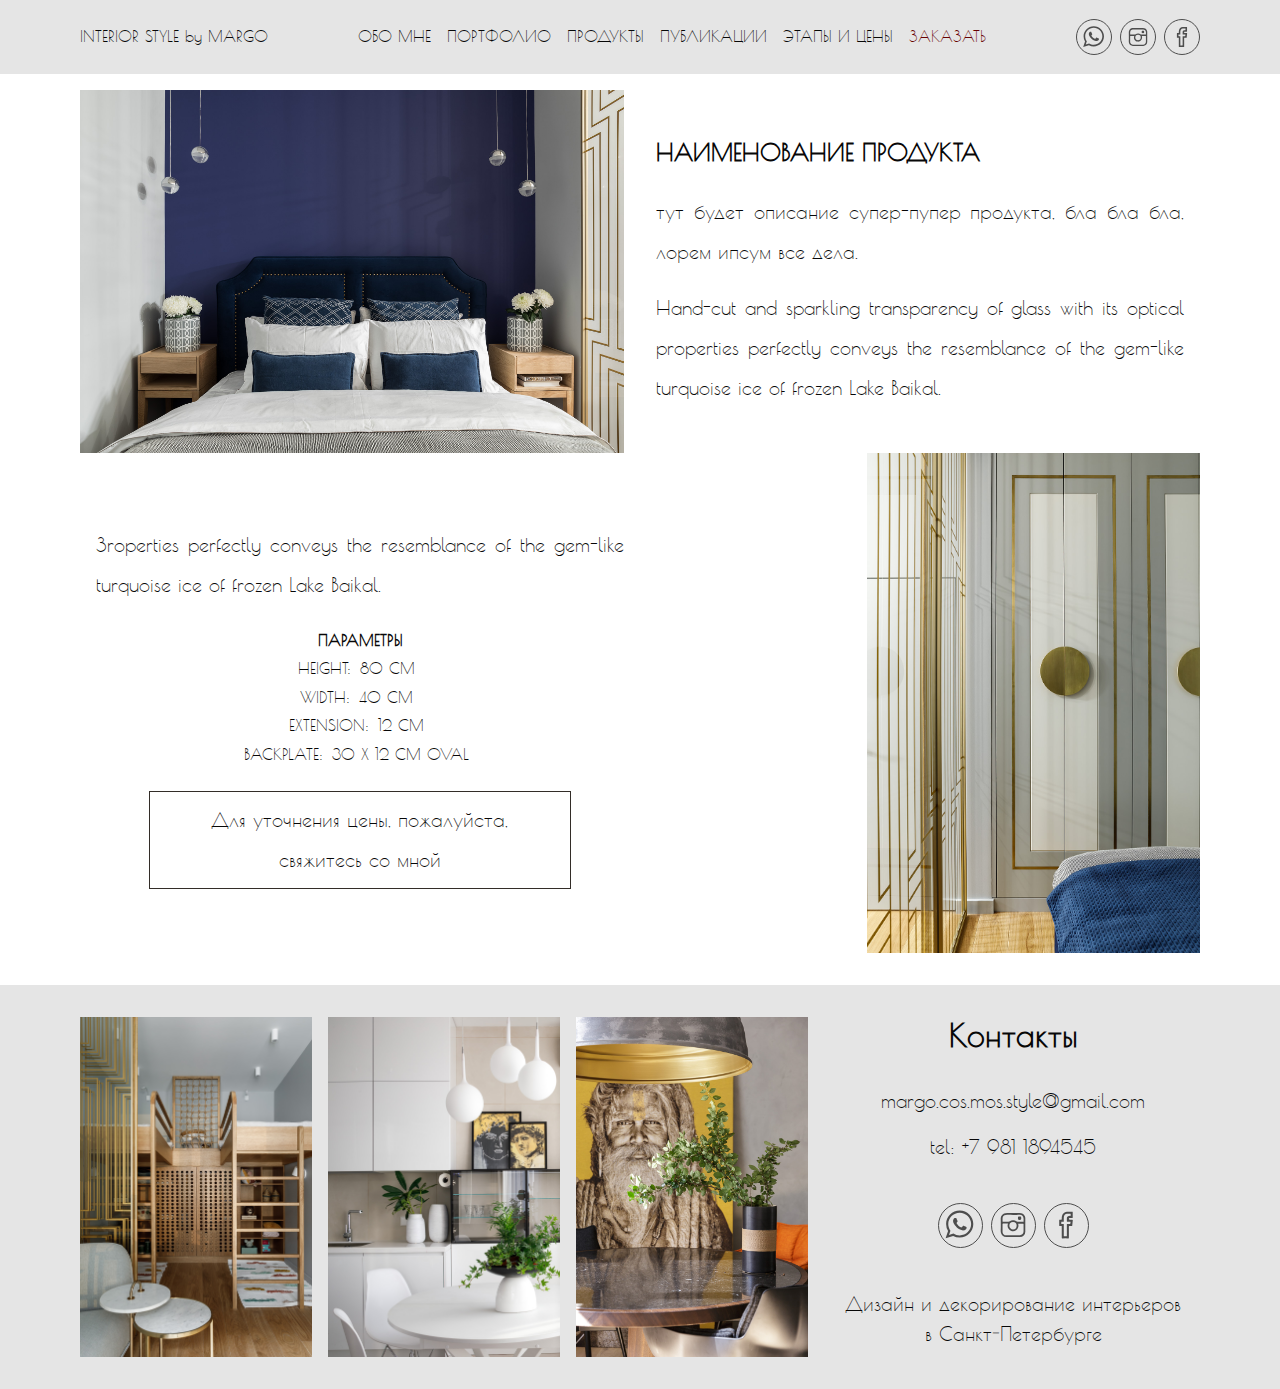
<file: product.html>
<!DOCTYPE html><html lang="ru"><head><meta charset="UTF-8"><meta name="viewport" content="width=device-width, initial-scale=1.0"><meta http-equiv="X-UA-Compatible" content="ie=edge"><title>Продукты | Дизайнер интерьеров в СПб Маргарита Мережнюк</title><link rel="apple-touch-icon" sizes="180x180" href="apple-touch-icon.727e1b6e.png"><link rel="icon" type="image/png" sizes="32x32" href="favicon-32x32.6a5b3f65.png"><link rel="icon" type="image/png" sizes="16x16" href="favicon-16x16.624d566c.png"><link rel="manifest" href="site.webmanifest"><link rel="preload" as="font" href="poiretone-regular-webfont.90ce4b3d.woff2" type="font/woff2" crossorigin="anonymous"><link rel="preload" as="font" href="poiretone-regular-webfont.b2cbea40.woff" type="font/woff" crossorigin="anonymous"><link rel="stylesheet" href="main.9a2bc273.css"></head><body><header class="header"><div class="header__inner container"><div class="header__content"><a class="header__logo" href="index.html"><span>INTERIOR STYLE by MARGO</span></a><nav class="header__menu menu"><ul class="menu__list"><li class="menu__item"><a class="menu__link" href="about.html">Обо мне</a></li><li class="menu__item"><a class="menu__link">Портфолио</a><ul class="menu__dd"><li class="menu__item menu__item--dd"><a class="menu__link" href="design.html">Дизайн</a></li><li class="menu__item menu__item--dd"><a class="menu__link" href="design.html">Декорирование</a></li></ul></li><li class="menu__item"><a class="menu__link" href="products.html">Продукты</a></li><li class="menu__item"><a class="menu__link" href="press.html">Публикации</a></li><li class="menu__item"><a class="menu__link" href="price.html">Этапы и цены</a></li><li class="menu__item"><a class="menu__link menu__link--accent" href="#" data-micromodal-trigger="modal-1">Заказать</a></li></ul></nav><div class="header__contacts socials"><li class="socials__item"><a class="socials__link socials__link--wa" href="https://wa.me/79811894545" target="_blank"><svg width="30" height="30" viewBox="0 0 31 31"><path d="M30.667 14.939c0 8.25-6.74 14.938-15.056 14.938a15.1 15.1 0 01-7.276-1.857L0 30.667l2.717-8.017a14.787 14.787 0 01-2.159-7.712C.559 6.688 7.297 0 15.613 0c8.315.002 15.054 6.689 15.054 14.939zM15.61 2.382c-6.979 0-12.656 5.634-12.656 12.56 0 2.748.896 5.292 2.411 7.362l-1.58 4.663 4.862-1.545c2 1.312 4.393 2.076 6.963 2.076 6.979 0 12.658-5.633 12.658-12.559C28.27 8.016 22.59 2.382 15.61 2.382zm7.604 15.998c-.094-.151-.34-.243-.708-.427-.367-.184-2.184-1.069-2.521-1.189-.34-.123-.586-.185-.832.182-.243.367-.951 1.191-1.168 1.437-.215.245-.43.276-.799.095-.369-.186-1.559-.57-2.969-1.817-1.097-.972-1.838-2.169-2.052-2.536-.217-.366-.022-.564.161-.746.165-.165.369-.428.554-.643.185-.213.246-.364.369-.609.121-.245.06-.458-.031-.643-.092-.184-.829-1.984-1.138-2.717-.307-.732-.614-.611-.83-.611-.215 0-.461-.03-.707-.03s-.646.089-.983.456-1.291 1.252-1.291 3.054c0 1.804 1.321 3.543 1.506 3.787.186.243 2.554 4.062 6.305 5.528 3.753 1.465 3.753.976 4.429.914.678-.062 2.184-.885 2.49-1.739.308-.858.308-1.593.215-1.746z"/></svg><span class="visually-hidden">+7 981 1894545</span></a></li><li class="socials__item"><a class="socials__link socials__link--insta" href="https://www.instagram.com/cos.mos.style/" target="_blank"><svg width="30" height="30" viewBox="0 0 147 147"><path d="M73.7 117.45h-25c-10.19 0-18.06-6.44-19.83-16.42-.83-4.66-.57-9.41-.4-14.12 0-1 .17-2 .17-3 0-10.68.05-21.36-.23-32a23.3 23.3 0 011.82-10.55c3.11-6.67 8.32-10.41 15.55-11.44a58 58 0 018.3-.35h43.56c8.95 0 15.5 3.84 19.46 11.93a17.89 17.89 0 011.62 7.91q.08 24.08 0 48.16a19.6 19.6 0 01-20.07 19.86zm-.23-6.45h24.8a13.56 13.56 0 0010.36-4.17c2.67-2.86 3.58-6.34 3.64-10.08.1-5.55 0-11.1 0-16.65v-9.74c0-1-.22-1.8-1.42-1.8h-17.3c-.91 0-1.33.4-1 1.35.15.45.27.91.39 1.36 3.67 13.45-8.39 27.04-22.21 24.84-10.11-1.6-20.18-12.27-16.26-25.49.66-2.23.56-2.36-1.67-2.36-5.14 0-10.28.07-15.41 0-1.86 0-2.27.64-2.26 2.36.07 9.27 0 18.54 0 27.81a10.4 10.4 0 00.22 2.28 13.1 13.1 0 0013.1 10.33c8.36 0 16.69-.04 25.02-.04zm.2-74.68c-8.86 0-17.71-.09-26.57 0a12.53 12.53 0 00-11.94 12.19c0 3.72.06 7.44 0 11.16 0 1.65.55 2.14 2.15 2.13 6.49-.07 13-.08 19.48 0a8.14 8.14 0 005.06-1.67 19.62 19.62 0 0113.66-3.78 20.48 20.48 0 0110 3.8 7.19 7.19 0 004.22 1.61h20.9c1.16 0 1.74-.36 1.72-1.63 0-3.31.09-6.62 0-9.92-.39-9.75-6.43-14.24-14.68-14-8.05.3-16.03.12-24 .12zm.18 26.54a13.51 13.51 0 00-13.73 13.1c-.14 7.15 6.19 13.74 13.22 13.77A13.48 13.48 0 0086.87 76.3a13.08 13.08 0 00-13.02-13.43z"/><path d="M91.77 48.51c0-5.4.44-5.79 5.8-5.88s6.07.48 6.23 6.55a9.07 9.07 0 01-.17 1.58c-.47 3.05-1.31 3.85-4.38 3.91a24.85 24.85 0 01-4.76-.16 3 3 0 01-2.71-3.15c-.04-.92-.01-1.85-.01-2.85z"/></svg><span class="visually-hidden">cos.mos.style</span></a></li><li class="socials__item"><a class="socials__link socials__link--fb" href="#" target="_blank"><svg width="30" height="30" viewBox="0 0 147 147"><path class="cls-1" d="M84.11 100.06v20.07c0 1.8-.47 2.55-2.4 2.53q-10.71-.13-21.43 0c-1.93 0-2.42-.73-2.41-2.53.05-13.31 0-26.62 0-39.94 0-2.79 0-2.79-2.84-2.8h-4.48c-1.34 0-2.05-.48-2-1.93V55.98c0-1.45.7-2 2-1.94 1.62 0 3.25-.09 4.87 0 1.84.13 2.57-.53 2.48-2.43a43.28 43.28 0 01.68-10.27c1.89-9.47 8.34-15.43 17.97-16.54 6.6-.76 13.23-.25 19.85-.4 1.21 0 1.78.49 1.77 1.74v19.68c0 1.46-.72 1.94-2.05 1.93-3.25 0-6.5.06-9.74 0-1.66 0-2.33.51-2.29 2.24.1 4.49-.34 4 3.93 4.06h8.57c1.55 0 2.08.64 1.92 2.14q-1 9.67-2 19.36c-.14 1.4-.86 1.89-2.19 1.87-2.66 0-5.33.06-8 0-1.68-.06-2.29.52-2.28 2.24.12 6.76.08 13.58.07 20.4zM65.4 92.51v19.86c0 2.75 0 2.75 2.65 2.76h5.26c3.34 0 3.34 0 3.34-3.44V72.35c0-2.58.16-2.73 2.78-2.74s5.45 0 8.18 0c1.28 0 1.94-.48 2.05-1.76.09-1.1.22-2.19.36-3.29.35-2.78.32-2.82-2.55-2.82h-8.76c-1.32 0-2.09-.43-2.07-1.9 0-3.89-.1-7.8.08-11.68.21-4.65 2.74-7.2 7.34-7.91a28.1 28.1 0 014.85-.28c1.21 0 1.81-.47 1.78-1.73v-4.67c0-1.25-.54-1.72-1.76-1.74a86.24 86.24 0 00-11.86.44 12.41 12.41 0 00-8.23 4c-2.57 3-3.27 6.6-3.4 10.33-.15 4.34-.08 8.7 0 13 0 1.49-.6 2.14-2.08 2.11h-5.45c-1.33 0-1.89.55-1.85 1.87s.06 2.73 0 4.09.62 2 2 1.91c1.56-.06 3.12 0 4.67 0 2.49 0 2.69.2 2.69 2.64l-.02 20.29z"/></svg><span class="visually-hidden">Маргарита Мережнюк</span></a></li></div><div class="header__btn"><button class="hamburger menu__btn" type="button"><span class="hamburger__icon"></span><span class="visually-hidden">Открыть меню</span></button></div></div></div></header><main><section class="project"><h1 class="visually-hidden">Каталог продуктов дизайнера Маргариты Мережнюк</h1><div class="project__inner container"><article class="project__article"><div class="project__block"><div class="project__img"><img src="holland-050.caf08b1e.jpg" alt="1212"></div><div class="project__text"><h2 class="heading heading--m">НАИМЕНОВАНИЕ ПРОДУКТА</h2><p>тут будет описание супер-пупер продукта, бла бла бла, лорем ипсум все дела.</p><p>Hand-cut and sparkling transparency of glass with its optical properties perfectly conveys the resemblance of the gem-like turquoise ice of frozen Lake Baikal.</p></div></div><div class="project__block"><div class="project__img"><img src="holland-059.a77a1984.jpg" alt="1212"></div><div class="project__text"><p>Зroperties perfectly conveys the resemblance of the gem-like turquoise ice of frozen Lake Baikal.
</p><table class="table"><tr><th>параметры</th></tr><tr><td>HEIGHT:</td><td>80 CM</td></tr><tr><td>WIDTH:</td><td>40 CM</td></tr><tr><td>EXTENSION:</td><td>12 CM</td></tr><tr><td>BACKPLATE:</td><td>30 Х 12 CM OVAL</td></tr></table><p class="highlighted">Для уточнения цены, пожалуйста,<br>свяжитесь со мной</p></div></div></article></div></section><button class="scroll-top scroll-top--hidden" type="button"><svg width="30" height="30" viewBox="0 0 512 512"><path d="M505.755 358.256L271.088 123.589c-8.341-8.341-21.824-8.341-30.165 0L6.256 358.256c-8.341 8.341-8.341 21.824 0 30.165s21.824 8.341 30.165 0l219.584-219.584 219.584 219.584a21.275 21.275 0 0015.083 6.251 21.275 21.275 0 0015.083-6.251c8.341-8.341 8.341-21.824 0-30.165z"/></svg><span class="visually-hidden"> Прокрутить вверх</span></button><section class="modal" id="modal-1" aria-hidden="true"><div class="modal__overlay" tabindex="-1" data-micromodal-close=""><div class="modal__container modal__container--s" role="dialog" aria-modal="true" aria-labelledby="modal-1-title"><header class="modal__header"><h2 class="modal__title heading heading--l" id="modal-1-title">Оставить заявку</h2><button class="modal__close" aria-label="Close modal" data-micromodal-close=""></button></header><div class="modal__content" id="modal-1-content"><form class="form" action="send"><fieldset class="form__field"><label class="form__label" for="user-name"><input class="form__input" type="text" id="user-name" name="user-name" placeholder=" " required><span class="form__input-label">Ваше имя</span><span class="form__focus-bg"></span></label></fieldset><fieldset class="form__field"><label class="form__label" for="user-phone"><input class="form__input" type="text" id="user-phone" name="user-phone" placeholder=" " minlength="16" maxlength="16" required><span class="form__input-label">Телефон</span><span class="form__focus-bg"></span></label></fieldset><div class="modal__footer"><button class="btn btn--secondary">Отправить</button></div></form></div></div></div></section></main><footer class="footer"><div class="container footer__inner"><div class="footer__block footer__block--l"><ul class="footer__pics"><li><img src="footer3.1924f836.jpg" alt="Фото стильного интерьера в СПб"></li><li><img src="footer2.19a45ef6.jpg" alt="Фото стильного интерьера в СПб"></li><li><img src="footer1.c38f30c1.jpg" alt="Фото стильного интерьера в СПб"></li></ul></div><div class="footer__block footer__block--clmn"><h3 class="heading heading--l">Контакты</h3><p><a class="footer__link" href="mailto:margo.cos.mos.style@gmail.com">margo.cos.mos.style@gmail.com</a></p><p><span>tel:&nbsp;</span><a class="footer__link" href="tel:+7981189454">+7 981 1894545</a></p><ul class="socials socials--footer"><li class="socials__item"><a class="socials__link socials__link--wa" href="https://wa.me/79811894545" target="_blank"><svg width="40" height="40" viewBox="0 0 31 31"><path d="M30.667 14.939c0 8.25-6.74 14.938-15.056 14.938a15.1 15.1 0 01-7.276-1.857L0 30.667l2.717-8.017a14.787 14.787 0 01-2.159-7.712C.559 6.688 7.297 0 15.613 0c8.315.002 15.054 6.689 15.054 14.939zM15.61 2.382c-6.979 0-12.656 5.634-12.656 12.56 0 2.748.896 5.292 2.411 7.362l-1.58 4.663 4.862-1.545c2 1.312 4.393 2.076 6.963 2.076 6.979 0 12.658-5.633 12.658-12.559C28.27 8.016 22.59 2.382 15.61 2.382zm7.604 15.998c-.094-.151-.34-.243-.708-.427-.367-.184-2.184-1.069-2.521-1.189-.34-.123-.586-.185-.832.182-.243.367-.951 1.191-1.168 1.437-.215.245-.43.276-.799.095-.369-.186-1.559-.57-2.969-1.817-1.097-.972-1.838-2.169-2.052-2.536-.217-.366-.022-.564.161-.746.165-.165.369-.428.554-.643.185-.213.246-.364.369-.609.121-.245.06-.458-.031-.643-.092-.184-.829-1.984-1.138-2.717-.307-.732-.614-.611-.83-.611-.215 0-.461-.03-.707-.03s-.646.089-.983.456-1.291 1.252-1.291 3.054c0 1.804 1.321 3.543 1.506 3.787.186.243 2.554 4.062 6.305 5.528 3.753 1.465 3.753.976 4.429.914.678-.062 2.184-.885 2.49-1.739.308-.858.308-1.593.215-1.746z"/></svg><span class="visually-hidden">+7 981 1894545</span></a></li><li class="socials__item"><a class="socials__link socials__link--insta" href="https://www.instagram.com/cos.mos.style/" target="_blank"><svg width="40" height="40" viewBox="0 0 147 147"><path d="M73.7 117.45h-25c-10.19 0-18.06-6.44-19.83-16.42-.83-4.66-.57-9.41-.4-14.12 0-1 .17-2 .17-3 0-10.68.05-21.36-.23-32a23.3 23.3 0 011.82-10.55c3.11-6.67 8.32-10.41 15.55-11.44a58 58 0 018.3-.35h43.56c8.95 0 15.5 3.84 19.46 11.93a17.89 17.89 0 011.62 7.91q.08 24.08 0 48.16a19.6 19.6 0 01-20.07 19.86zm-.23-6.45h24.8a13.56 13.56 0 0010.36-4.17c2.67-2.86 3.58-6.34 3.64-10.08.1-5.55 0-11.1 0-16.65v-9.74c0-1-.22-1.8-1.42-1.8h-17.3c-.91 0-1.33.4-1 1.35.15.45.27.91.39 1.36 3.67 13.45-8.39 27.04-22.21 24.84-10.11-1.6-20.18-12.27-16.26-25.49.66-2.23.56-2.36-1.67-2.36-5.14 0-10.28.07-15.41 0-1.86 0-2.27.64-2.26 2.36.07 9.27 0 18.54 0 27.81a10.4 10.4 0 00.22 2.28 13.1 13.1 0 0013.1 10.33c8.36 0 16.69-.04 25.02-.04zm.2-74.68c-8.86 0-17.71-.09-26.57 0a12.53 12.53 0 00-11.94 12.19c0 3.72.06 7.44 0 11.16 0 1.65.55 2.14 2.15 2.13 6.49-.07 13-.08 19.48 0a8.14 8.14 0 005.06-1.67 19.62 19.62 0 0113.66-3.78 20.48 20.48 0 0110 3.8 7.19 7.19 0 004.22 1.61h20.9c1.16 0 1.74-.36 1.72-1.63 0-3.31.09-6.62 0-9.92-.39-9.75-6.43-14.24-14.68-14-8.05.3-16.03.12-24 .12zm.18 26.54a13.51 13.51 0 00-13.73 13.1c-.14 7.15 6.19 13.74 13.22 13.77A13.48 13.48 0 0086.87 76.3a13.08 13.08 0 00-13.02-13.43z"/><path d="M91.77 48.51c0-5.4.44-5.79 5.8-5.88s6.07.48 6.23 6.55a9.07 9.07 0 01-.17 1.58c-.47 3.05-1.31 3.85-4.38 3.91a24.85 24.85 0 01-4.76-.16 3 3 0 01-2.71-3.15c-.04-.92-.01-1.85-.01-2.85z"/></svg><span class="visually-hidden">cos.mos.style</span></a></li><li class="socials__item"><a class="socials__link socials__link--fb" href="#" target="_blank"><svg width="40" height="40" viewBox="0 0 147 147"><path class="cls-1" d="M84.11 100.06v20.07c0 1.8-.47 2.55-2.4 2.53q-10.71-.13-21.43 0c-1.93 0-2.42-.73-2.41-2.53.05-13.31 0-26.62 0-39.94 0-2.79 0-2.79-2.84-2.8h-4.48c-1.34 0-2.05-.48-2-1.93V55.98c0-1.45.7-2 2-1.94 1.62 0 3.25-.09 4.87 0 1.84.13 2.57-.53 2.48-2.43a43.28 43.28 0 01.68-10.27c1.89-9.47 8.34-15.43 17.97-16.54 6.6-.76 13.23-.25 19.85-.4 1.21 0 1.78.49 1.77 1.74v19.68c0 1.46-.72 1.94-2.05 1.93-3.25 0-6.5.06-9.74 0-1.66 0-2.33.51-2.29 2.24.1 4.49-.34 4 3.93 4.06h8.57c1.55 0 2.08.64 1.92 2.14q-1 9.67-2 19.36c-.14 1.4-.86 1.89-2.19 1.87-2.66 0-5.33.06-8 0-1.68-.06-2.29.52-2.28 2.24.12 6.76.08 13.58.07 20.4zM65.4 92.51v19.86c0 2.75 0 2.75 2.65 2.76h5.26c3.34 0 3.34 0 3.34-3.44V72.35c0-2.58.16-2.73 2.78-2.74s5.45 0 8.18 0c1.28 0 1.94-.48 2.05-1.76.09-1.1.22-2.19.36-3.29.35-2.78.32-2.82-2.55-2.82h-8.76c-1.32 0-2.09-.43-2.07-1.9 0-3.89-.1-7.8.08-11.68.21-4.65 2.74-7.2 7.34-7.91a28.1 28.1 0 014.85-.28c1.21 0 1.81-.47 1.78-1.73v-4.67c0-1.25-.54-1.72-1.76-1.74a86.24 86.24 0 00-11.86.44 12.41 12.41 0 00-8.23 4c-2.57 3-3.27 6.6-3.4 10.33-.15 4.34-.08 8.7 0 13 0 1.49-.6 2.14-2.08 2.11h-5.45c-1.33 0-1.89.55-1.85 1.87s.06 2.73 0 4.09.62 2 2 1.91c1.56-.06 3.12 0 4.67 0 2.49 0 2.69.2 2.69 2.64l-.02 20.29z"/></svg><span class="visually-hidden">Маргарита Мережнюк</span></a></li></ul><p class="footer__text">Дизайн и&nbsp;декорирование интерьеров в&nbsp;Санкт&#8209;Петербурге</p></div></div></footer><script src="main.7325de28.js"></script></body></html>
</file>
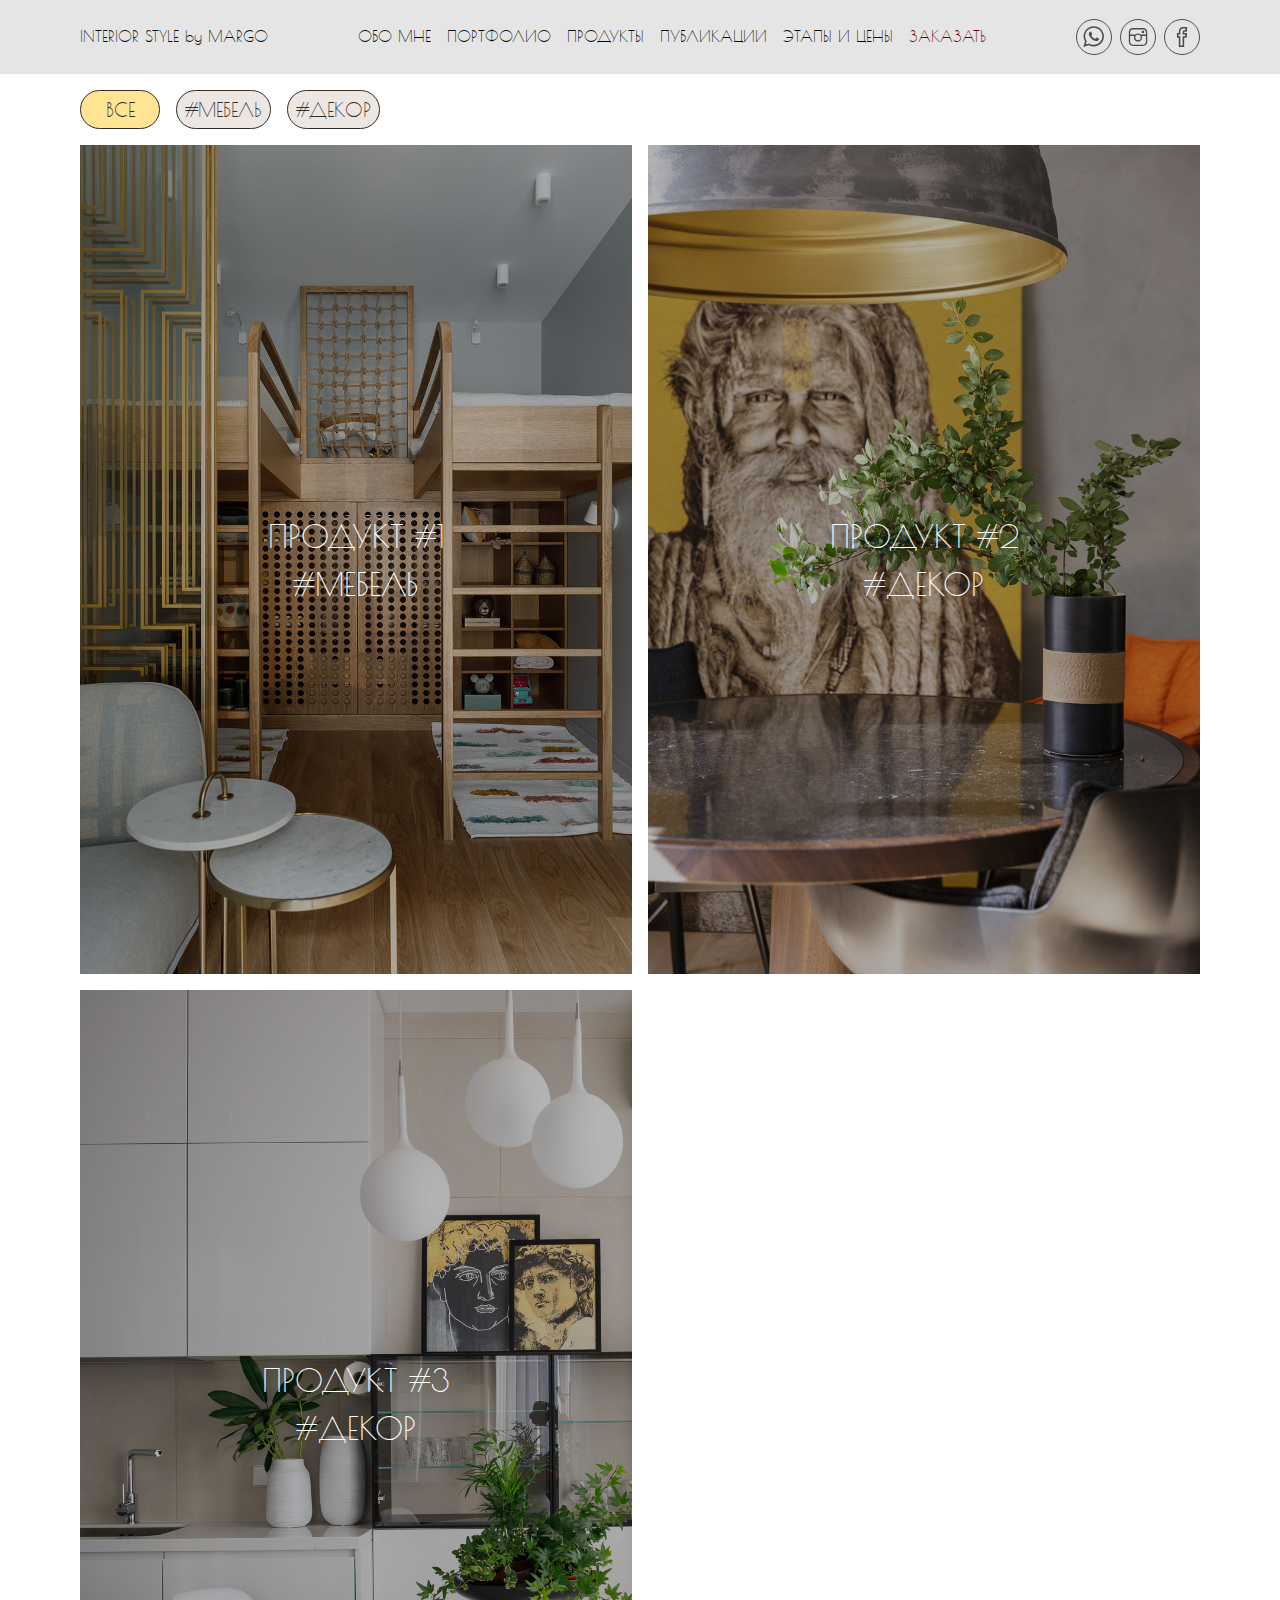
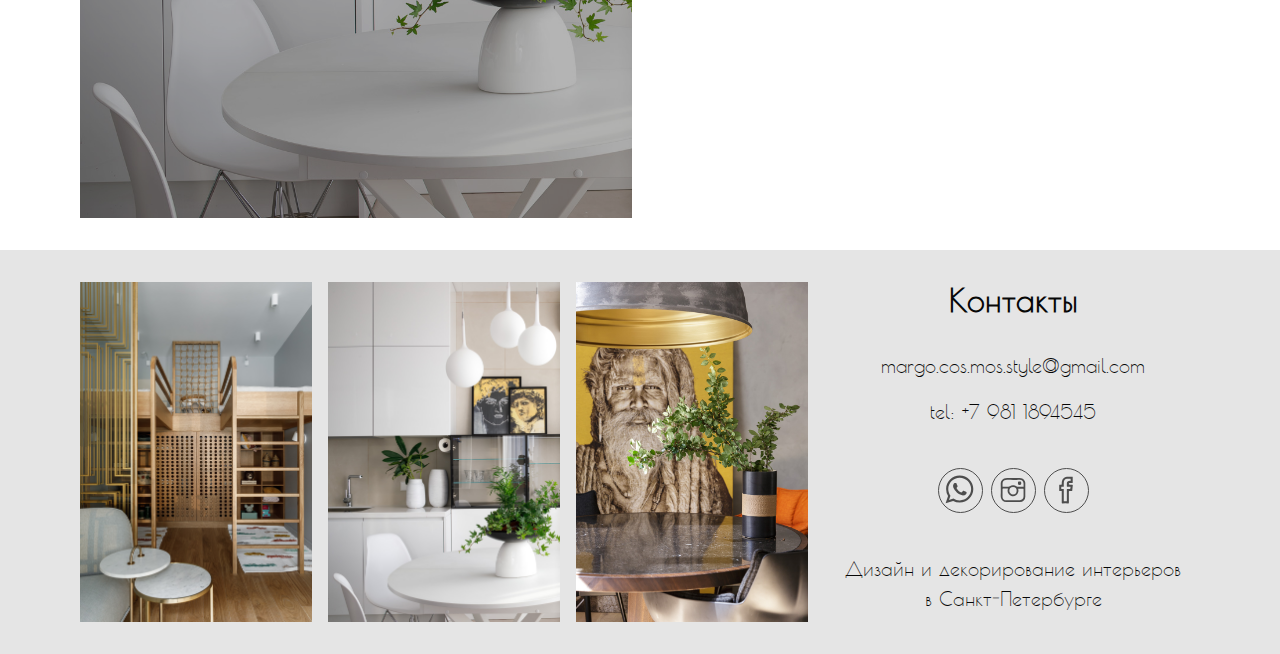
<file: products.html>
<!DOCTYPE html><html lang="ru"><head><meta charset="UTF-8"><meta name="viewport" content="width=device-width, initial-scale=1.0"><meta http-equiv="X-UA-Compatible" content="ie=edge"><title>Продукты | Дизайнер интерьеров в СПб Маргарита Мережнюк</title><link rel="apple-touch-icon" sizes="180x180" href="apple-touch-icon.727e1b6e.png"><link rel="icon" type="image/png" sizes="32x32" href="favicon-32x32.6a5b3f65.png"><link rel="icon" type="image/png" sizes="16x16" href="favicon-16x16.624d566c.png"><link rel="manifest" href="site.webmanifest"><link rel="preload" as="font" href="poiretone-regular-webfont.90ce4b3d.woff2" type="font/woff2" crossorigin="anonymous"><link rel="preload" as="font" href="poiretone-regular-webfont.b2cbea40.woff" type="font/woff" crossorigin="anonymous"><link rel="stylesheet" href="main.9a2bc273.css"></head><body><header class="header"><div class="header__inner container"><div class="header__content"><a class="header__logo" href="index.html"><span>INTERIOR STYLE by MARGO</span></a><nav class="header__menu menu"><ul class="menu__list"><li class="menu__item"><a class="menu__link" href="about.html">Обо мне</a></li><li class="menu__item"><a class="menu__link">Портфолио</a><ul class="menu__dd"><li class="menu__item menu__item--dd"><a class="menu__link" href="design.html">Дизайн</a></li><li class="menu__item menu__item--dd"><a class="menu__link" href="design.html">Декорирование</a></li></ul></li><li class="menu__item"><a class="menu__link" href="products.html">Продукты</a></li><li class="menu__item"><a class="menu__link" href="press.html">Публикации</a></li><li class="menu__item"><a class="menu__link" href="price.html">Этапы и цены</a></li><li class="menu__item"><a class="menu__link menu__link--accent" href="#" data-micromodal-trigger="modal-1">Заказать</a></li></ul></nav><div class="header__contacts socials"><li class="socials__item"><a class="socials__link socials__link--wa" href="https://wa.me/79811894545" target="_blank"><svg width="30" height="30" viewBox="0 0 31 31"><path d="M30.667 14.939c0 8.25-6.74 14.938-15.056 14.938a15.1 15.1 0 01-7.276-1.857L0 30.667l2.717-8.017a14.787 14.787 0 01-2.159-7.712C.559 6.688 7.297 0 15.613 0c8.315.002 15.054 6.689 15.054 14.939zM15.61 2.382c-6.979 0-12.656 5.634-12.656 12.56 0 2.748.896 5.292 2.411 7.362l-1.58 4.663 4.862-1.545c2 1.312 4.393 2.076 6.963 2.076 6.979 0 12.658-5.633 12.658-12.559C28.27 8.016 22.59 2.382 15.61 2.382zm7.604 15.998c-.094-.151-.34-.243-.708-.427-.367-.184-2.184-1.069-2.521-1.189-.34-.123-.586-.185-.832.182-.243.367-.951 1.191-1.168 1.437-.215.245-.43.276-.799.095-.369-.186-1.559-.57-2.969-1.817-1.097-.972-1.838-2.169-2.052-2.536-.217-.366-.022-.564.161-.746.165-.165.369-.428.554-.643.185-.213.246-.364.369-.609.121-.245.06-.458-.031-.643-.092-.184-.829-1.984-1.138-2.717-.307-.732-.614-.611-.83-.611-.215 0-.461-.03-.707-.03s-.646.089-.983.456-1.291 1.252-1.291 3.054c0 1.804 1.321 3.543 1.506 3.787.186.243 2.554 4.062 6.305 5.528 3.753 1.465 3.753.976 4.429.914.678-.062 2.184-.885 2.49-1.739.308-.858.308-1.593.215-1.746z"/></svg><span class="visually-hidden">+7 981 1894545</span></a></li><li class="socials__item"><a class="socials__link socials__link--insta" href="https://www.instagram.com/cos.mos.style/" target="_blank"><svg width="30" height="30" viewBox="0 0 147 147"><path d="M73.7 117.45h-25c-10.19 0-18.06-6.44-19.83-16.42-.83-4.66-.57-9.41-.4-14.12 0-1 .17-2 .17-3 0-10.68.05-21.36-.23-32a23.3 23.3 0 011.82-10.55c3.11-6.67 8.32-10.41 15.55-11.44a58 58 0 018.3-.35h43.56c8.95 0 15.5 3.84 19.46 11.93a17.89 17.89 0 011.62 7.91q.08 24.08 0 48.16a19.6 19.6 0 01-20.07 19.86zm-.23-6.45h24.8a13.56 13.56 0 0010.36-4.17c2.67-2.86 3.58-6.34 3.64-10.08.1-5.55 0-11.1 0-16.65v-9.74c0-1-.22-1.8-1.42-1.8h-17.3c-.91 0-1.33.4-1 1.35.15.45.27.91.39 1.36 3.67 13.45-8.39 27.04-22.21 24.84-10.11-1.6-20.18-12.27-16.26-25.49.66-2.23.56-2.36-1.67-2.36-5.14 0-10.28.07-15.41 0-1.86 0-2.27.64-2.26 2.36.07 9.27 0 18.54 0 27.81a10.4 10.4 0 00.22 2.28 13.1 13.1 0 0013.1 10.33c8.36 0 16.69-.04 25.02-.04zm.2-74.68c-8.86 0-17.71-.09-26.57 0a12.53 12.53 0 00-11.94 12.19c0 3.72.06 7.44 0 11.16 0 1.65.55 2.14 2.15 2.13 6.49-.07 13-.08 19.48 0a8.14 8.14 0 005.06-1.67 19.62 19.62 0 0113.66-3.78 20.48 20.48 0 0110 3.8 7.19 7.19 0 004.22 1.61h20.9c1.16 0 1.74-.36 1.72-1.63 0-3.31.09-6.62 0-9.92-.39-9.75-6.43-14.24-14.68-14-8.05.3-16.03.12-24 .12zm.18 26.54a13.51 13.51 0 00-13.73 13.1c-.14 7.15 6.19 13.74 13.22 13.77A13.48 13.48 0 0086.87 76.3a13.08 13.08 0 00-13.02-13.43z"/><path d="M91.77 48.51c0-5.4.44-5.79 5.8-5.88s6.07.48 6.23 6.55a9.07 9.07 0 01-.17 1.58c-.47 3.05-1.31 3.85-4.38 3.91a24.85 24.85 0 01-4.76-.16 3 3 0 01-2.71-3.15c-.04-.92-.01-1.85-.01-2.85z"/></svg><span class="visually-hidden">cos.mos.style</span></a></li><li class="socials__item"><a class="socials__link socials__link--fb" href="#" target="_blank"><svg width="30" height="30" viewBox="0 0 147 147"><path class="cls-1" d="M84.11 100.06v20.07c0 1.8-.47 2.55-2.4 2.53q-10.71-.13-21.43 0c-1.93 0-2.42-.73-2.41-2.53.05-13.31 0-26.62 0-39.94 0-2.79 0-2.79-2.84-2.8h-4.48c-1.34 0-2.05-.48-2-1.93V55.98c0-1.45.7-2 2-1.94 1.62 0 3.25-.09 4.87 0 1.84.13 2.57-.53 2.48-2.43a43.28 43.28 0 01.68-10.27c1.89-9.47 8.34-15.43 17.97-16.54 6.6-.76 13.23-.25 19.85-.4 1.21 0 1.78.49 1.77 1.74v19.68c0 1.46-.72 1.94-2.05 1.93-3.25 0-6.5.06-9.74 0-1.66 0-2.33.51-2.29 2.24.1 4.49-.34 4 3.93 4.06h8.57c1.55 0 2.08.64 1.92 2.14q-1 9.67-2 19.36c-.14 1.4-.86 1.89-2.19 1.87-2.66 0-5.33.06-8 0-1.68-.06-2.29.52-2.28 2.24.12 6.76.08 13.58.07 20.4zM65.4 92.51v19.86c0 2.75 0 2.75 2.65 2.76h5.26c3.34 0 3.34 0 3.34-3.44V72.35c0-2.58.16-2.73 2.78-2.74s5.45 0 8.18 0c1.28 0 1.94-.48 2.05-1.76.09-1.1.22-2.19.36-3.29.35-2.78.32-2.82-2.55-2.82h-8.76c-1.32 0-2.09-.43-2.07-1.9 0-3.89-.1-7.8.08-11.68.21-4.65 2.74-7.2 7.34-7.91a28.1 28.1 0 014.85-.28c1.21 0 1.81-.47 1.78-1.73v-4.67c0-1.25-.54-1.72-1.76-1.74a86.24 86.24 0 00-11.86.44 12.41 12.41 0 00-8.23 4c-2.57 3-3.27 6.6-3.4 10.33-.15 4.34-.08 8.7 0 13 0 1.49-.6 2.14-2.08 2.11h-5.45c-1.33 0-1.89.55-1.85 1.87s.06 2.73 0 4.09.62 2 2 1.91c1.56-.06 3.12 0 4.67 0 2.49 0 2.69.2 2.69 2.64l-.02 20.29z"/></svg><span class="visually-hidden">Маргарита Мережнюк</span></a></li></div><div class="header__btn"><button class="hamburger menu__btn" type="button"><span class="hamburger__icon"></span><span class="visually-hidden">Открыть меню</span></button></div></div></div></header><main><h1 class="visually-hidden">Каталог продуктов дизайнера интерьеров Маргариты Мережнюк</h1><section class="products"><div class="products__inner container filter"><ul class="filter__list"><li class="filter__item filter__item--active" data-category-all="" tabindex="0">Все</li><li class="filter__item" data-category="furniture" tabindex="0">#Мебель</li><li class="filter__item" data-category="decor" tabindex="0">#Декор</li></ul><div class="products__content"><a class="products__block filter__product" href="product.html" data-belongs-to="furniture"><p class="products__text"><span>продукт #1</span><span class="products__category">#мебель</span></p><img src="footer3.1924f836.jpg" alt="дизайн интерьера"></a><a class="products__block filter__product" href="product.html" data-belongs-to="decor"><p class="products__text"><span>продукт #2</span><span class="products__category">#декор</span></p><img src="footer1.c38f30c1.jpg" alt="декор интерьера"></a><a class="products__block filter__product" href="product.html" data-belongs-to="decor"><p class="products__text"><span>продукт #3</span><span class="products__category">#декор</span></p><img src="footer2.19a45ef6.jpg" alt="декор интерьера"></a></div></div></section><button class="scroll-top scroll-top--hidden" type="button"><svg width="30" height="30" viewBox="0 0 512 512"><path d="M505.755 358.256L271.088 123.589c-8.341-8.341-21.824-8.341-30.165 0L6.256 358.256c-8.341 8.341-8.341 21.824 0 30.165s21.824 8.341 30.165 0l219.584-219.584 219.584 219.584a21.275 21.275 0 0015.083 6.251 21.275 21.275 0 0015.083-6.251c8.341-8.341 8.341-21.824 0-30.165z"/></svg><span class="visually-hidden"> Прокрутить вверх</span></button><section class="modal" id="modal-1" aria-hidden="true"><div class="modal__overlay" tabindex="-1" data-micromodal-close=""><div class="modal__container modal__container--s" role="dialog" aria-modal="true" aria-labelledby="modal-1-title"><header class="modal__header"><h2 class="modal__title heading heading--l" id="modal-1-title">Оставить заявку</h2><button class="modal__close" aria-label="Close modal" data-micromodal-close=""></button></header><div class="modal__content" id="modal-1-content"><form class="form" action="send"><fieldset class="form__field"><label class="form__label" for="user-name"><input class="form__input" type="text" id="user-name" name="user-name" placeholder=" " required><span class="form__input-label">Ваше имя</span><span class="form__focus-bg"></span></label></fieldset><fieldset class="form__field"><label class="form__label" for="user-phone"><input class="form__input" type="text" id="user-phone" name="user-phone" placeholder=" " minlength="16" maxlength="16" required><span class="form__input-label">Телефон</span><span class="form__focus-bg"></span></label></fieldset><div class="modal__footer"><button class="btn btn--secondary">Отправить</button></div></form></div></div></div></section></main><footer class="footer"><div class="container footer__inner"><div class="footer__block footer__block--l"><ul class="footer__pics"><li><img src="footer3.1924f836.jpg" alt="Фото стильного интерьера в СПб"></li><li><img src="footer2.19a45ef6.jpg" alt="Фото стильного интерьера в СПб"></li><li><img src="footer1.c38f30c1.jpg" alt="Фото стильного интерьера в СПб"></li></ul></div><div class="footer__block footer__block--clmn"><h3 class="heading heading--l">Контакты</h3><p><a class="footer__link" href="mailto:margo.cos.mos.style@gmail.com">margo.cos.mos.style@gmail.com</a></p><p><span>tel:&nbsp;</span><a class="footer__link" href="tel:+7981189454">+7 981 1894545</a></p><ul class="socials socials--footer"><li class="socials__item"><a class="socials__link socials__link--wa" href="https://wa.me/79811894545" target="_blank"><svg width="40" height="40" viewBox="0 0 31 31"><path d="M30.667 14.939c0 8.25-6.74 14.938-15.056 14.938a15.1 15.1 0 01-7.276-1.857L0 30.667l2.717-8.017a14.787 14.787 0 01-2.159-7.712C.559 6.688 7.297 0 15.613 0c8.315.002 15.054 6.689 15.054 14.939zM15.61 2.382c-6.979 0-12.656 5.634-12.656 12.56 0 2.748.896 5.292 2.411 7.362l-1.58 4.663 4.862-1.545c2 1.312 4.393 2.076 6.963 2.076 6.979 0 12.658-5.633 12.658-12.559C28.27 8.016 22.59 2.382 15.61 2.382zm7.604 15.998c-.094-.151-.34-.243-.708-.427-.367-.184-2.184-1.069-2.521-1.189-.34-.123-.586-.185-.832.182-.243.367-.951 1.191-1.168 1.437-.215.245-.43.276-.799.095-.369-.186-1.559-.57-2.969-1.817-1.097-.972-1.838-2.169-2.052-2.536-.217-.366-.022-.564.161-.746.165-.165.369-.428.554-.643.185-.213.246-.364.369-.609.121-.245.06-.458-.031-.643-.092-.184-.829-1.984-1.138-2.717-.307-.732-.614-.611-.83-.611-.215 0-.461-.03-.707-.03s-.646.089-.983.456-1.291 1.252-1.291 3.054c0 1.804 1.321 3.543 1.506 3.787.186.243 2.554 4.062 6.305 5.528 3.753 1.465 3.753.976 4.429.914.678-.062 2.184-.885 2.49-1.739.308-.858.308-1.593.215-1.746z"/></svg><span class="visually-hidden">+7 981 1894545</span></a></li><li class="socials__item"><a class="socials__link socials__link--insta" href="https://www.instagram.com/cos.mos.style/" target="_blank"><svg width="40" height="40" viewBox="0 0 147 147"><path d="M73.7 117.45h-25c-10.19 0-18.06-6.44-19.83-16.42-.83-4.66-.57-9.41-.4-14.12 0-1 .17-2 .17-3 0-10.68.05-21.36-.23-32a23.3 23.3 0 011.82-10.55c3.11-6.67 8.32-10.41 15.55-11.44a58 58 0 018.3-.35h43.56c8.95 0 15.5 3.84 19.46 11.93a17.89 17.89 0 011.62 7.91q.08 24.08 0 48.16a19.6 19.6 0 01-20.07 19.86zm-.23-6.45h24.8a13.56 13.56 0 0010.36-4.17c2.67-2.86 3.58-6.34 3.64-10.08.1-5.55 0-11.1 0-16.65v-9.74c0-1-.22-1.8-1.42-1.8h-17.3c-.91 0-1.33.4-1 1.35.15.45.27.91.39 1.36 3.67 13.45-8.39 27.04-22.21 24.84-10.11-1.6-20.18-12.27-16.26-25.49.66-2.23.56-2.36-1.67-2.36-5.14 0-10.28.07-15.41 0-1.86 0-2.27.64-2.26 2.36.07 9.27 0 18.54 0 27.81a10.4 10.4 0 00.22 2.28 13.1 13.1 0 0013.1 10.33c8.36 0 16.69-.04 25.02-.04zm.2-74.68c-8.86 0-17.71-.09-26.57 0a12.53 12.53 0 00-11.94 12.19c0 3.72.06 7.44 0 11.16 0 1.65.55 2.14 2.15 2.13 6.49-.07 13-.08 19.48 0a8.14 8.14 0 005.06-1.67 19.62 19.62 0 0113.66-3.78 20.48 20.48 0 0110 3.8 7.19 7.19 0 004.22 1.61h20.9c1.16 0 1.74-.36 1.72-1.63 0-3.31.09-6.62 0-9.92-.39-9.75-6.43-14.24-14.68-14-8.05.3-16.03.12-24 .12zm.18 26.54a13.51 13.51 0 00-13.73 13.1c-.14 7.15 6.19 13.74 13.22 13.77A13.48 13.48 0 0086.87 76.3a13.08 13.08 0 00-13.02-13.43z"/><path d="M91.77 48.51c0-5.4.44-5.79 5.8-5.88s6.07.48 6.23 6.55a9.07 9.07 0 01-.17 1.58c-.47 3.05-1.31 3.85-4.38 3.91a24.85 24.85 0 01-4.76-.16 3 3 0 01-2.71-3.15c-.04-.92-.01-1.85-.01-2.85z"/></svg><span class="visually-hidden">cos.mos.style</span></a></li><li class="socials__item"><a class="socials__link socials__link--fb" href="#" target="_blank"><svg width="40" height="40" viewBox="0 0 147 147"><path class="cls-1" d="M84.11 100.06v20.07c0 1.8-.47 2.55-2.4 2.53q-10.71-.13-21.43 0c-1.93 0-2.42-.73-2.41-2.53.05-13.31 0-26.62 0-39.94 0-2.79 0-2.79-2.84-2.8h-4.48c-1.34 0-2.05-.48-2-1.93V55.98c0-1.45.7-2 2-1.94 1.62 0 3.25-.09 4.87 0 1.84.13 2.57-.53 2.48-2.43a43.28 43.28 0 01.68-10.27c1.89-9.47 8.34-15.43 17.97-16.54 6.6-.76 13.23-.25 19.85-.4 1.21 0 1.78.49 1.77 1.74v19.68c0 1.46-.72 1.94-2.05 1.93-3.25 0-6.5.06-9.74 0-1.66 0-2.33.51-2.29 2.24.1 4.49-.34 4 3.93 4.06h8.57c1.55 0 2.08.64 1.92 2.14q-1 9.67-2 19.36c-.14 1.4-.86 1.89-2.19 1.87-2.66 0-5.33.06-8 0-1.68-.06-2.29.52-2.28 2.24.12 6.76.08 13.58.07 20.4zM65.4 92.51v19.86c0 2.75 0 2.75 2.65 2.76h5.26c3.34 0 3.34 0 3.34-3.44V72.35c0-2.58.16-2.73 2.78-2.74s5.45 0 8.18 0c1.28 0 1.94-.48 2.05-1.76.09-1.1.22-2.19.36-3.29.35-2.78.32-2.82-2.55-2.82h-8.76c-1.32 0-2.09-.43-2.07-1.9 0-3.89-.1-7.8.08-11.68.21-4.65 2.74-7.2 7.34-7.91a28.1 28.1 0 014.85-.28c1.21 0 1.81-.47 1.78-1.73v-4.67c0-1.25-.54-1.72-1.76-1.74a86.24 86.24 0 00-11.86.44 12.41 12.41 0 00-8.23 4c-2.57 3-3.27 6.6-3.4 10.33-.15 4.34-.08 8.7 0 13 0 1.49-.6 2.14-2.08 2.11h-5.45c-1.33 0-1.89.55-1.85 1.87s.06 2.73 0 4.09.62 2 2 1.91c1.56-.06 3.12 0 4.67 0 2.49 0 2.69.2 2.69 2.64l-.02 20.29z"/></svg><span class="visually-hidden">Маргарита Мережнюк</span></a></li></ul><p class="footer__text">Дизайн и&nbsp;декорирование интерьеров в&nbsp;Санкт&#8209;Петербурге</p></div></div></footer><script src="main.7325de28.js"></script></body></html>
</file>
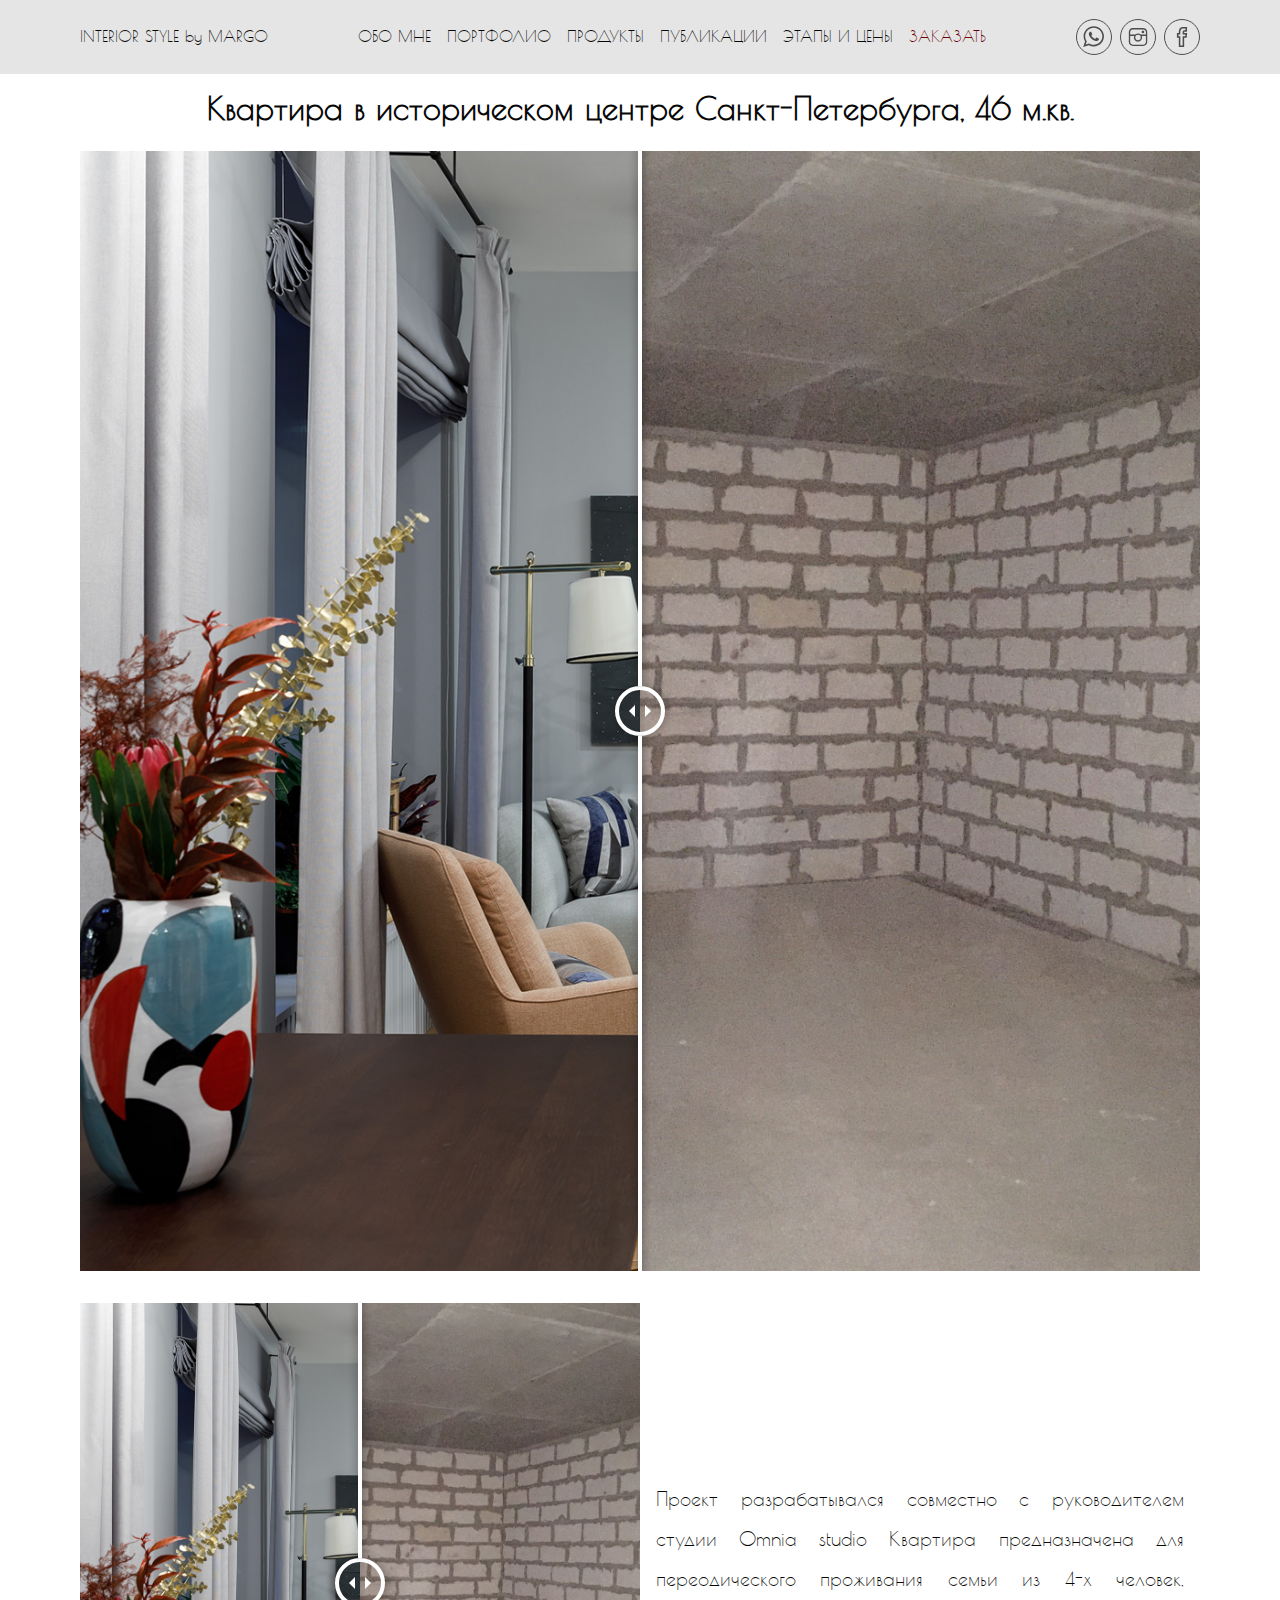
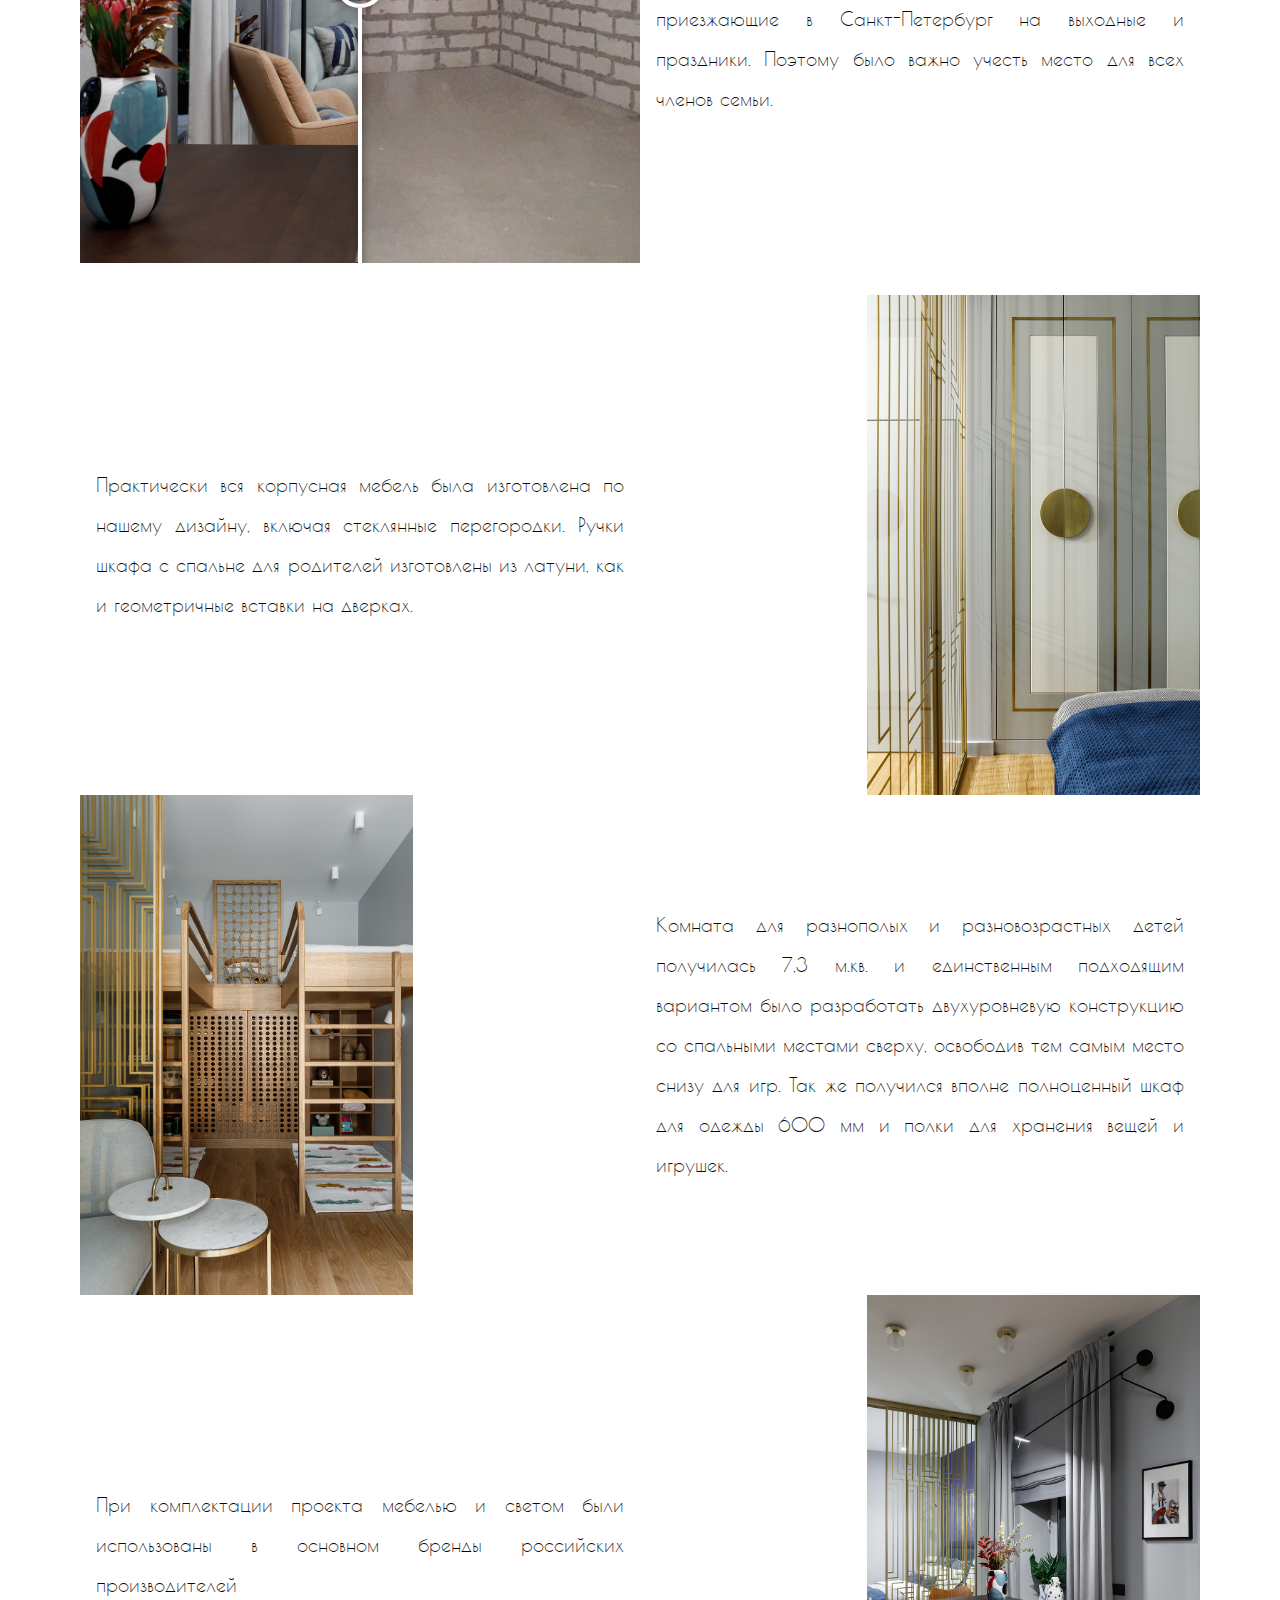
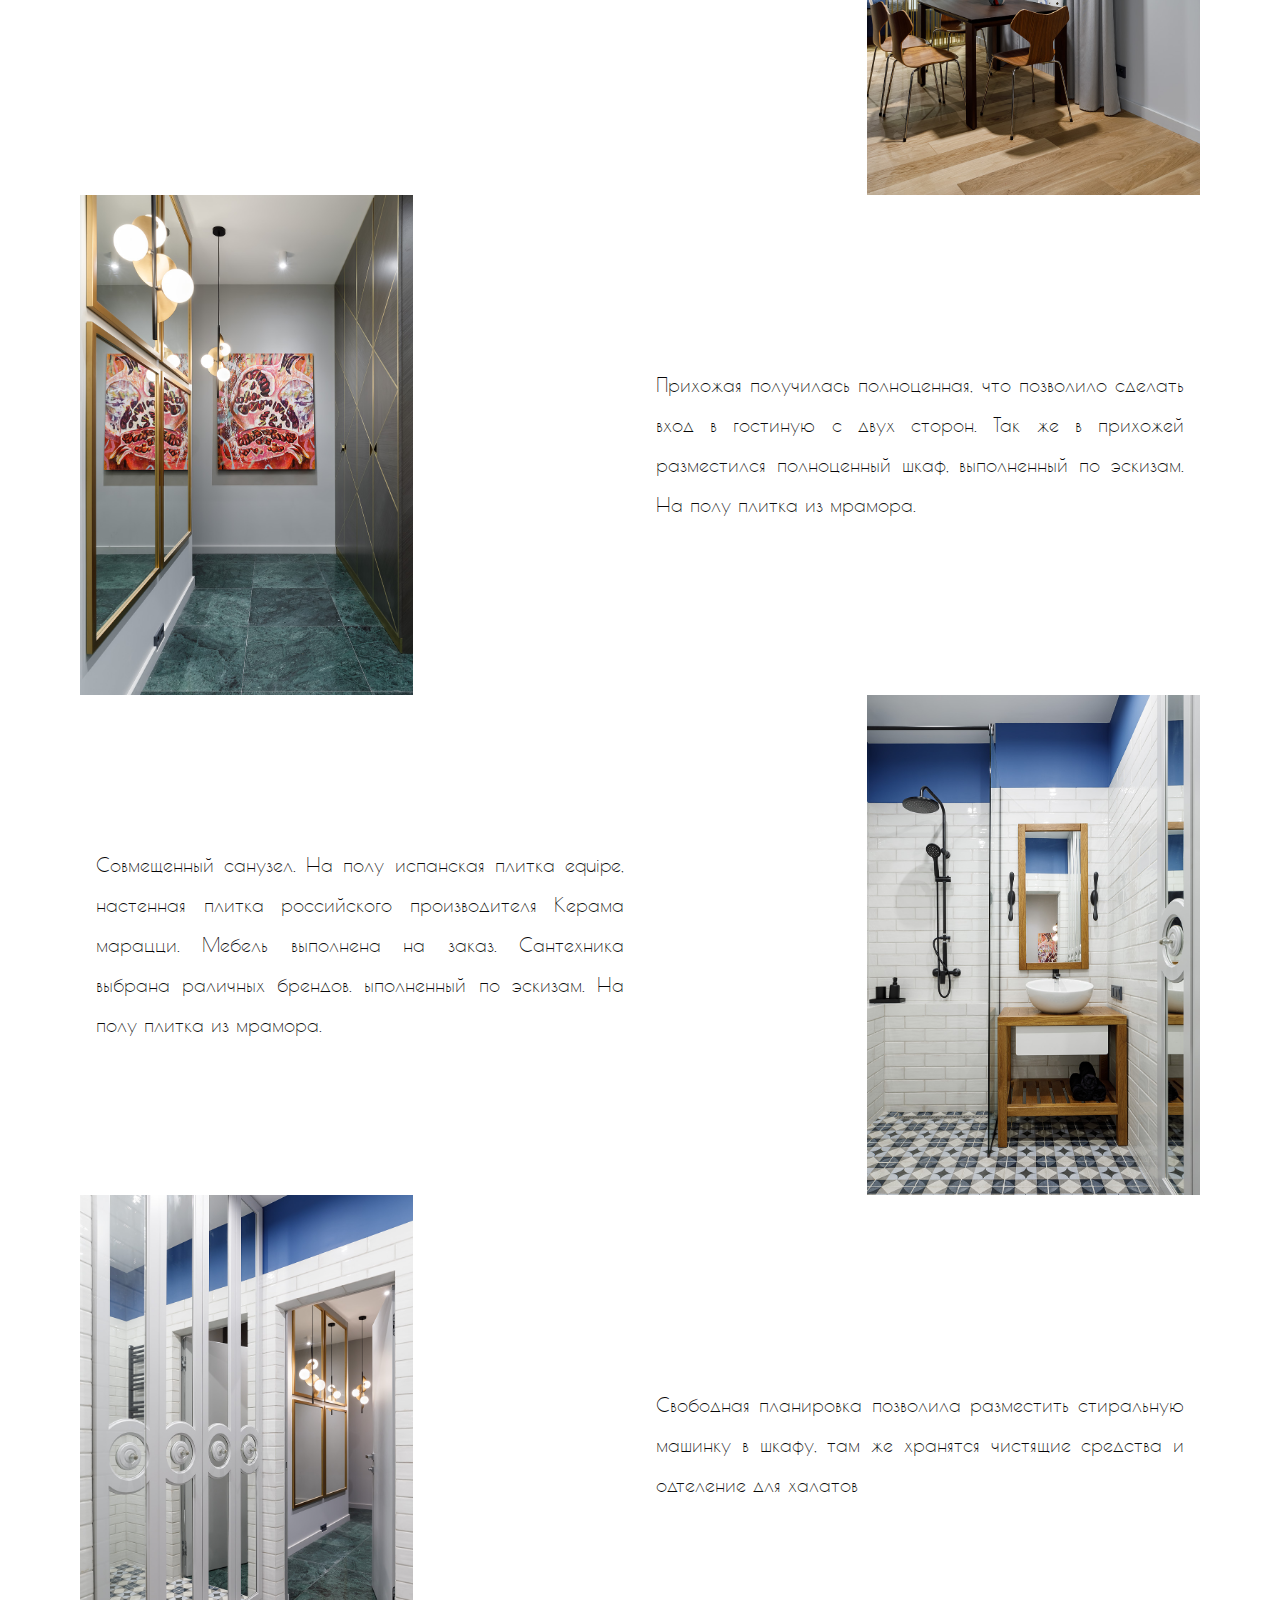
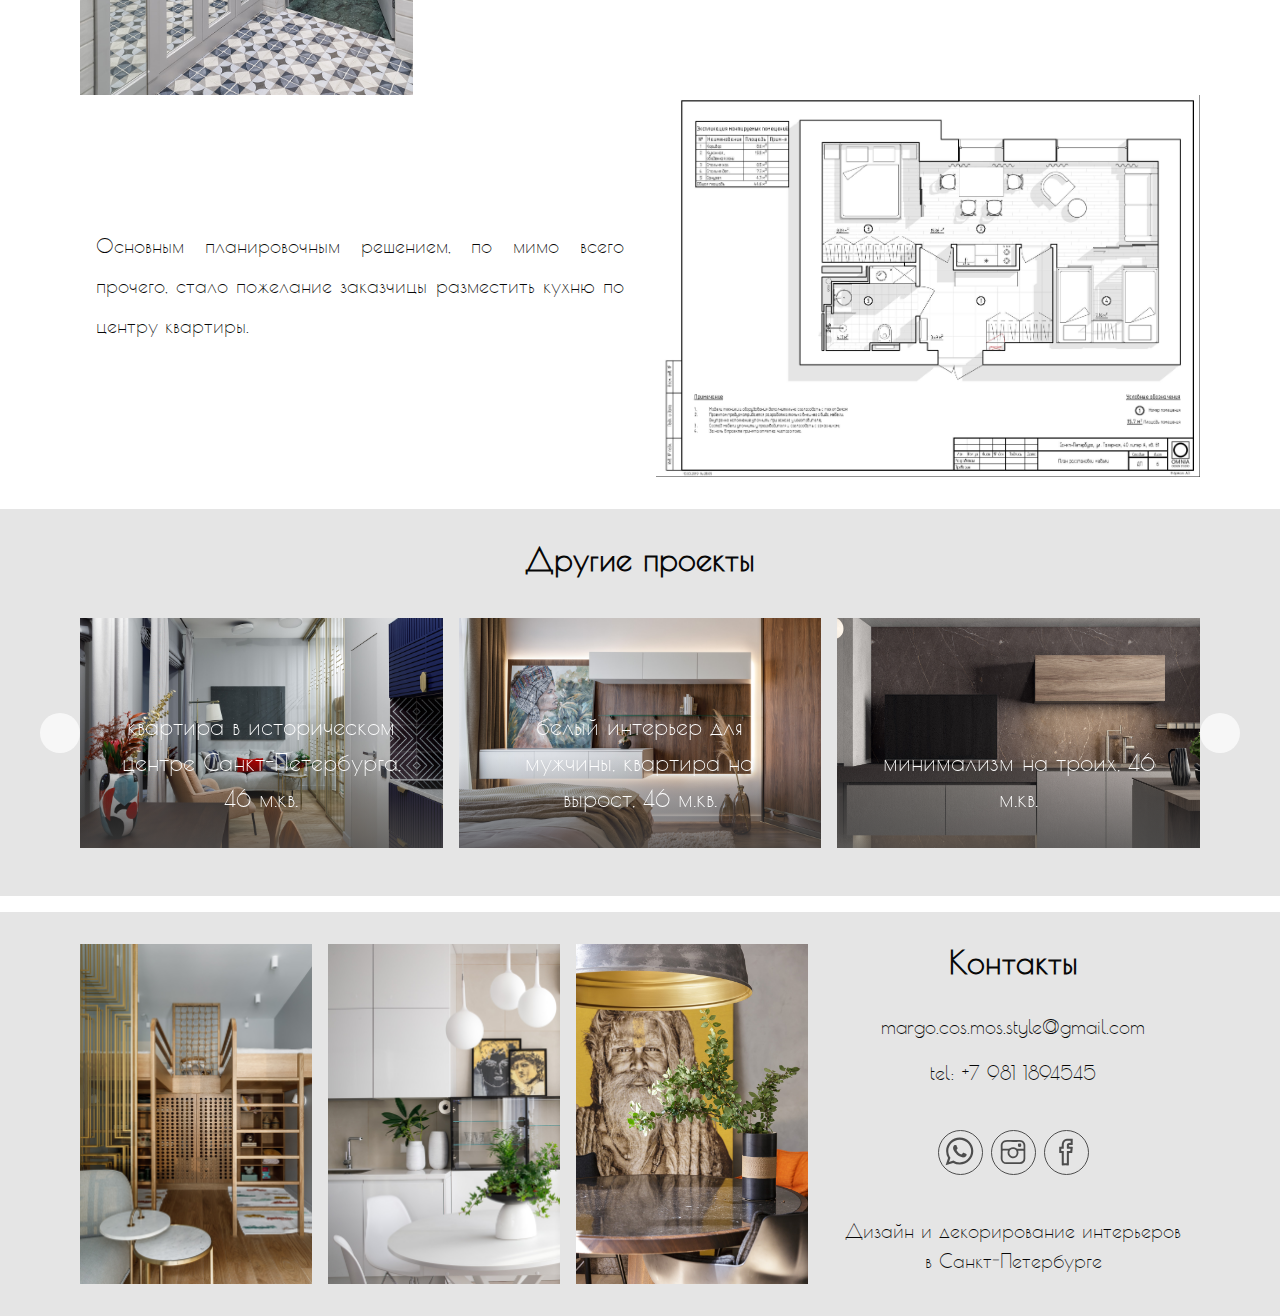
<file: project.html>
<!DOCTYPE html><html lang="ru"><head><meta charset="UTF-8"><meta name="viewport" content="width=device-width, initial-scale=1.0"><meta http-equiv="X-UA-Compatible" content="ie=edge"><title>Квартира в историческом центре | Дизайнер интерьеров в СПб Маргарита Мережнюк</title><link rel="apple-touch-icon" sizes="180x180" href="apple-touch-icon.727e1b6e.png"><link rel="icon" type="image/png" sizes="32x32" href="favicon-32x32.6a5b3f65.png"><link rel="icon" type="image/png" sizes="16x16" href="favicon-16x16.624d566c.png"><link rel="manifest" href="site.webmanifest"><link rel="preload" as="font" href="poiretone-regular-webfont.90ce4b3d.woff2" type="font/woff2" crossorigin="anonymous"><link rel="preload" as="font" href="poiretone-regular-webfont.b2cbea40.woff" type="font/woff" crossorigin="anonymous"><link rel="stylesheet" href="main.9a2bc273.css"></head><ody><header class="header"><div class="header__inner container"><div class="header__content"><a class="header__logo" href="index.html"><span>INTERIOR STYLE by MARGO</span></a><nav class="header__menu menu"><ul class="menu__list"><li class="menu__item"><a class="menu__link" href="about.html">Обо мне</a></li><li class="menu__item"><a class="menu__link">Портфолио</a><ul class="menu__dd"><li class="menu__item menu__item--dd"><a class="menu__link" href="design.html">Дизайн</a></li><li class="menu__item menu__item--dd"><a class="menu__link" href="design.html">Декорирование</a></li></ul></li><li class="menu__item"><a class="menu__link" href="products.html">Продукты</a></li><li class="menu__item"><a class="menu__link" href="press.html">Публикации</a></li><li class="menu__item"><a class="menu__link" href="price.html">Этапы и цены</a></li><li class="menu__item"><a class="menu__link menu__link--accent" href="#" data-micromodal-trigger="modal-1">Заказать</a></li></ul></nav><div class="header__contacts socials"><li class="socials__item"><a class="socials__link socials__link--wa" href="https://wa.me/79811894545" target="_blank"><svg width="30" height="30" viewBox="0 0 31 31"><path d="M30.667 14.939c0 8.25-6.74 14.938-15.056 14.938a15.1 15.1 0 01-7.276-1.857L0 30.667l2.717-8.017a14.787 14.787 0 01-2.159-7.712C.559 6.688 7.297 0 15.613 0c8.315.002 15.054 6.689 15.054 14.939zM15.61 2.382c-6.979 0-12.656 5.634-12.656 12.56 0 2.748.896 5.292 2.411 7.362l-1.58 4.663 4.862-1.545c2 1.312 4.393 2.076 6.963 2.076 6.979 0 12.658-5.633 12.658-12.559C28.27 8.016 22.59 2.382 15.61 2.382zm7.604 15.998c-.094-.151-.34-.243-.708-.427-.367-.184-2.184-1.069-2.521-1.189-.34-.123-.586-.185-.832.182-.243.367-.951 1.191-1.168 1.437-.215.245-.43.276-.799.095-.369-.186-1.559-.57-2.969-1.817-1.097-.972-1.838-2.169-2.052-2.536-.217-.366-.022-.564.161-.746.165-.165.369-.428.554-.643.185-.213.246-.364.369-.609.121-.245.06-.458-.031-.643-.092-.184-.829-1.984-1.138-2.717-.307-.732-.614-.611-.83-.611-.215 0-.461-.03-.707-.03s-.646.089-.983.456-1.291 1.252-1.291 3.054c0 1.804 1.321 3.543 1.506 3.787.186.243 2.554 4.062 6.305 5.528 3.753 1.465 3.753.976 4.429.914.678-.062 2.184-.885 2.49-1.739.308-.858.308-1.593.215-1.746z"/></svg><span class="visually-hidden">+7 981 1894545</span></a></li><li class="socials__item"><a class="socials__link socials__link--insta" href="https://www.instagram.com/cos.mos.style/" target="_blank"><svg width="30" height="30" viewBox="0 0 147 147"><path d="M73.7 117.45h-25c-10.19 0-18.06-6.44-19.83-16.42-.83-4.66-.57-9.41-.4-14.12 0-1 .17-2 .17-3 0-10.68.05-21.36-.23-32a23.3 23.3 0 011.82-10.55c3.11-6.67 8.32-10.41 15.55-11.44a58 58 0 018.3-.35h43.56c8.95 0 15.5 3.84 19.46 11.93a17.89 17.89 0 011.62 7.91q.08 24.08 0 48.16a19.6 19.6 0 01-20.07 19.86zm-.23-6.45h24.8a13.56 13.56 0 0010.36-4.17c2.67-2.86 3.58-6.34 3.64-10.08.1-5.55 0-11.1 0-16.65v-9.74c0-1-.22-1.8-1.42-1.8h-17.3c-.91 0-1.33.4-1 1.35.15.45.27.91.39 1.36 3.67 13.45-8.39 27.04-22.21 24.84-10.11-1.6-20.18-12.27-16.26-25.49.66-2.23.56-2.36-1.67-2.36-5.14 0-10.28.07-15.41 0-1.86 0-2.27.64-2.26 2.36.07 9.27 0 18.54 0 27.81a10.4 10.4 0 00.22 2.28 13.1 13.1 0 0013.1 10.33c8.36 0 16.69-.04 25.02-.04zm.2-74.68c-8.86 0-17.71-.09-26.57 0a12.53 12.53 0 00-11.94 12.19c0 3.72.06 7.44 0 11.16 0 1.65.55 2.14 2.15 2.13 6.49-.07 13-.08 19.48 0a8.14 8.14 0 005.06-1.67 19.62 19.62 0 0113.66-3.78 20.48 20.48 0 0110 3.8 7.19 7.19 0 004.22 1.61h20.9c1.16 0 1.74-.36 1.72-1.63 0-3.31.09-6.62 0-9.92-.39-9.75-6.43-14.24-14.68-14-8.05.3-16.03.12-24 .12zm.18 26.54a13.51 13.51 0 00-13.73 13.1c-.14 7.15 6.19 13.74 13.22 13.77A13.48 13.48 0 0086.87 76.3a13.08 13.08 0 00-13.02-13.43z"/><path d="M91.77 48.51c0-5.4.44-5.79 5.8-5.88s6.07.48 6.23 6.55a9.07 9.07 0 01-.17 1.58c-.47 3.05-1.31 3.85-4.38 3.91a24.85 24.85 0 01-4.76-.16 3 3 0 01-2.71-3.15c-.04-.92-.01-1.85-.01-2.85z"/></svg><span class="visually-hidden">cos.mos.style</span></a></li><li class="socials__item"><a class="socials__link socials__link--fb" href="#" target="_blank"><svg width="30" height="30" viewBox="0 0 147 147"><path class="cls-1" d="M84.11 100.06v20.07c0 1.8-.47 2.55-2.4 2.53q-10.71-.13-21.43 0c-1.93 0-2.42-.73-2.41-2.53.05-13.31 0-26.62 0-39.94 0-2.79 0-2.79-2.84-2.8h-4.48c-1.34 0-2.05-.48-2-1.93V55.98c0-1.45.7-2 2-1.94 1.62 0 3.25-.09 4.87 0 1.84.13 2.57-.53 2.48-2.43a43.28 43.28 0 01.68-10.27c1.89-9.47 8.34-15.43 17.97-16.54 6.6-.76 13.23-.25 19.85-.4 1.21 0 1.78.49 1.77 1.74v19.68c0 1.46-.72 1.94-2.05 1.93-3.25 0-6.5.06-9.74 0-1.66 0-2.33.51-2.29 2.24.1 4.49-.34 4 3.93 4.06h8.57c1.55 0 2.08.64 1.92 2.14q-1 9.67-2 19.36c-.14 1.4-.86 1.89-2.19 1.87-2.66 0-5.33.06-8 0-1.68-.06-2.29.52-2.28 2.24.12 6.76.08 13.58.07 20.4zM65.4 92.51v19.86c0 2.75 0 2.75 2.65 2.76h5.26c3.34 0 3.34 0 3.34-3.44V72.35c0-2.58.16-2.73 2.78-2.74s5.45 0 8.18 0c1.28 0 1.94-.48 2.05-1.76.09-1.1.22-2.19.36-3.29.35-2.78.32-2.82-2.55-2.82h-8.76c-1.32 0-2.09-.43-2.07-1.9 0-3.89-.1-7.8.08-11.68.21-4.65 2.74-7.2 7.34-7.91a28.1 28.1 0 014.85-.28c1.21 0 1.81-.47 1.78-1.73v-4.67c0-1.25-.54-1.72-1.76-1.74a86.24 86.24 0 00-11.86.44 12.41 12.41 0 00-8.23 4c-2.57 3-3.27 6.6-3.4 10.33-.15 4.34-.08 8.7 0 13 0 1.49-.6 2.14-2.08 2.11h-5.45c-1.33 0-1.89.55-1.85 1.87s.06 2.73 0 4.09.62 2 2 1.91c1.56-.06 3.12 0 4.67 0 2.49 0 2.69.2 2.69 2.64l-.02 20.29z"/></svg><span class="visually-hidden">Маргарита Мережнюк</span></a></li></div><div class="header__btn"><button class="hamburger menu__btn" type="button"><span class="hamburger__icon"></span><span class="visually-hidden">Открыть меню</span></button></div></div></div></header><main><section class="project"><h1 class="visually-hidden">Квартира в историческом центре: сайт дизайнера Маргариты Мережнюк</h1><div class="project__inner container"><article class="project__article"><h2 class="heading heading--l">Квартира в историческом центре Санкт-Петербурга, 46 м.кв.</h2><div class="comparison"><figure class="comparison__container" style="background-image:url(before.97e71000.jpg);"><div class="comparison__handle"></div><div class="comparison__divisor" style="background-image:url(after.6f604179.jpg);"></div></figure><input class="comparison__input" type="range" min="0" max="100" value="50"></div><div class="project__block"><div class="project__img"><div class="comparison"><figure class="comparison__container" style="background-image:url(before.97e71000.jpg);"><div class="comparison__handle"></div><div class="comparison__divisor" style="background-image:url(after.6f604179.jpg);"></div></figure><input class="comparison__input" type="range" min="0" max="100" value="50"></div></div><div class="project__text"><p>Проект разрабатывался совместно с руководителем студии Omnia studio
Квартира предназначена для переодического проживания семьи
из 4-х человек, приезжающие в Санкт-Петербург на выходные
и праздники. Поэтому было важно учесть место для всех членов семьи.
</p></div></div><div class="project__block"><div class="project__img"><img src="holland-059.a77a1984.jpg" alt="1212"></div><div class="project__text"><p>Практически вся корпусная мебель была изготовлена по
нашему дизайну, включая стеклянные перегородки.
Ручки шкафа с спальне для родителей изготовлены из
латуни, как и геометричные вставки на дверках.
</p></div></div><div class="project__block"><div class="project__img"><img src="holland-093.1924f836.jpg" alt="1212"></div><div class="project__text"><p>Комната для разнополых и разновозрастных
детей получилась 7,3 м.кв. и единственным
подходящим вариантом было разработать
двухуровневую конструкцию со спальными местами
сверху, освободив тем самым место снизу для игр.
Так же получился вполне полноценный шкаф для одежды
600 мм и полки для хранения вещей и игрушек.
</p></div></div><div class="project__block"><div class="project__img"><img src="holland-358-HDR.66c70ab0.jpg" alt="1212"></div><div class="project__text"><p>При комплектации проекта мебелью и светом были
использованы в основном бренды российских производителей
</p></div></div><div class="project__block"><div class="project__img"><img src="holland-180-HDR.95b039fa.jpg" alt="1212"></div><div class="project__text"><p>Прихожая получилась полноценная, что позволило
сделать вход в гостиную с двух сторон.
Так же в прихожей разместился полноценный шкаф,
выполненный по эскизам. На полу плитка из мрамора.
</p></div></div><div class="project__block"><div class="project__img"><img src="holland-108.4f803054.jpg" alt="1212"></div><div class="project__text"><p>Совмещенный санузел. На полу испанская плитка equipe,
настенная плитка российского производителя Керама марацци.
Мебель выполнена на заказ. Сантехника выбрана раличных брендов. ыполненный по эскизам. На полу плитка из мрамора.
</p></div></div><div class="project__block"><div class="project__img"><img src="holland-140-HDR.5cf6c73b.jpg" alt="1212"></div><div class="project__text"><p>Свободная планировка позволила разместить стиральную машинку
в шкафу, там же хранятся чистящие средства и одтеление для халатов
</p></div></div><div class="project__block"><div class="project__img"><img src="plan.922ae2c8.jpg" alt="1212"></div><div class="project__text"><p>Основным планировочным решением, по мимо всего прочего,
стало пожелание заказчицы разместить кухню по центру квартиры.
</p></div></div></article></div></section><section class="projects-slider"><div class="container"><h2 class="heading heading--l">Другие проекты</h2><div class="glide glide--projects-slider"><div class="glide__track" data-glide-el="track"><ul class="projects-slider__list glide__slides"><li class="projects-slider__item glide__slide"><a href="#"><img src="design1.ee40ad47.jpg" alt="Проект"><div class="projects-slider__text"><p>квартира в историческом центре Санкт-Петербурга, 46 м.кв.</p></div></a></li><li class="projects-slider__item glide__slide"><a href="#"><img src="design2.1382f9d7.jpg" alt="Проект"><div class="projects-slider__text"><p>белый интерьер для мужчины, квартира на вырост, 46 м.кв.</p></div></a></li><li class="projects-slider__item glide__slide"><a href="#"><img src="design3.9625c2e0.jpg" alt="Проект"><div class="projects-slider__text"><p>минимализм на троих, 46 м.кв.</p></div></a></li><li class="projects-slider__item glide__slide"><a href="#"><img src="design4.7707ccf6.jpg" alt="Проект"><div class="projects-slider__text"><p>загородная эклектика, 46 м.кв.</p></div></a></li><li class="projects-slider__item glide__slide"><a href="#"><img src="design5.5607e602.jpg" alt="Проект"><div class="projects-slider__text"><p>лофт для молодого человека, 46 м.кв.</p></div></a></li></ul></div><div class="glide__arrows" data-glide-el="controls"><button class="glide__arrow glide__arrow--left" data-glide-dir="&lt;"><span class="visually-hidden">prev</span><svg width="36" height="36"><path d="M145.188 238.575l215.5-215.5c5.3-5.3 5.3-13.8 0-19.1s-13.8-5.3-19.1 0l-225.1 225.1c-5.3 5.3-5.3 13.8 0 19.1l225.1 225c2.6 2.6 6.1 4 9.5 4s6.9-1.3 9.5-4c5.3-5.3 5.3-13.8 0-19.1l-215.4-215.5z"/></svg></button><button class="glide__arrow glide__arrow--right" data-glide-dir="&gt;"><span class="visually-hidden">next</span><svg width="36" height="36"><path d="M360.731 229.075l-225.1-225.1c-5.3-5.3-13.8-5.3-19.1 0s-5.3 13.8 0 19.1l215.5 215.5-215.5 215.5c-5.3 5.3-5.3 13.8 0 19.1 2.6 2.6 6.1 4 9.5 4 3.4 0 6.9-1.3 9.5-4l225.1-225.1c5.3-5.2 5.3-13.8.1-19z"/></svg></button></div></div></div></section><button class="scroll-top scroll-top--hidden" type="button"><svg width="30" height="30" viewBox="0 0 512 512"><path d="M505.755 358.256L271.088 123.589c-8.341-8.341-21.824-8.341-30.165 0L6.256 358.256c-8.341 8.341-8.341 21.824 0 30.165s21.824 8.341 30.165 0l219.584-219.584 219.584 219.584a21.275 21.275 0 0015.083 6.251 21.275 21.275 0 0015.083-6.251c8.341-8.341 8.341-21.824 0-30.165z"/></svg><span class="visually-hidden"> Прокрутить вверх</span></button><section class="modal" id="modal-1" aria-hidden="true"><div class="modal__overlay" tabindex="-1" data-micromodal-close=""><div class="modal__container modal__container--s" role="dialog" aria-modal="true" aria-labelledby="modal-1-title"><header class="modal__header"><h2 class="modal__title heading heading--l" id="modal-1-title">Оставить заявку</h2><button class="modal__close" aria-label="Close modal" data-micromodal-close=""></button></header><div class="modal__content" id="modal-1-content"><form class="form" action="send"><fieldset class="form__field"><label class="form__label" for="user-name"><input class="form__input" type="text" id="user-name" name="user-name" placeholder=" " required><span class="form__input-label">Ваше имя</span><span class="form__focus-bg"></span></label></fieldset><fieldset class="form__field"><label class="form__label" for="user-phone"><input class="form__input" type="text" id="user-phone" name="user-phone" placeholder=" " minlength="16" maxlength="16" required><span class="form__input-label">Телефон</span><span class="form__focus-bg"></span></label></fieldset><div class="modal__footer"><button class="btn btn--secondary">Отправить</button></div></form></div></div></div></section></main><footer class="footer"><div class="container footer__inner"><div class="footer__block footer__block--l"><ul class="footer__pics"><li><img src="footer3.1924f836.jpg" alt="Фото стильного интерьера в СПб"></li><li><img src="footer2.19a45ef6.jpg" alt="Фото стильного интерьера в СПб"></li><li><img src="footer1.c38f30c1.jpg" alt="Фото стильного интерьера в СПб"></li></ul></div><div class="footer__block footer__block--clmn"><h3 class="heading heading--l">Контакты</h3><p><a class="footer__link" href="mailto:margo.cos.mos.style@gmail.com">margo.cos.mos.style@gmail.com</a></p><p><span>tel:&nbsp;</span><a class="footer__link" href="tel:+7981189454">+7 981 1894545</a></p><ul class="socials socials--footer"><li class="socials__item"><a class="socials__link socials__link--wa" href="https://wa.me/79811894545" target="_blank"><svg width="40" height="40" viewBox="0 0 31 31"><path d="M30.667 14.939c0 8.25-6.74 14.938-15.056 14.938a15.1 15.1 0 01-7.276-1.857L0 30.667l2.717-8.017a14.787 14.787 0 01-2.159-7.712C.559 6.688 7.297 0 15.613 0c8.315.002 15.054 6.689 15.054 14.939zM15.61 2.382c-6.979 0-12.656 5.634-12.656 12.56 0 2.748.896 5.292 2.411 7.362l-1.58 4.663 4.862-1.545c2 1.312 4.393 2.076 6.963 2.076 6.979 0 12.658-5.633 12.658-12.559C28.27 8.016 22.59 2.382 15.61 2.382zm7.604 15.998c-.094-.151-.34-.243-.708-.427-.367-.184-2.184-1.069-2.521-1.189-.34-.123-.586-.185-.832.182-.243.367-.951 1.191-1.168 1.437-.215.245-.43.276-.799.095-.369-.186-1.559-.57-2.969-1.817-1.097-.972-1.838-2.169-2.052-2.536-.217-.366-.022-.564.161-.746.165-.165.369-.428.554-.643.185-.213.246-.364.369-.609.121-.245.06-.458-.031-.643-.092-.184-.829-1.984-1.138-2.717-.307-.732-.614-.611-.83-.611-.215 0-.461-.03-.707-.03s-.646.089-.983.456-1.291 1.252-1.291 3.054c0 1.804 1.321 3.543 1.506 3.787.186.243 2.554 4.062 6.305 5.528 3.753 1.465 3.753.976 4.429.914.678-.062 2.184-.885 2.49-1.739.308-.858.308-1.593.215-1.746z"/></svg><span class="visually-hidden">+7 981 1894545</span></a></li><li class="socials__item"><a class="socials__link socials__link--insta" href="https://www.instagram.com/cos.mos.style/" target="_blank"><svg width="40" height="40" viewBox="0 0 147 147"><path d="M73.7 117.45h-25c-10.19 0-18.06-6.44-19.83-16.42-.83-4.66-.57-9.41-.4-14.12 0-1 .17-2 .17-3 0-10.68.05-21.36-.23-32a23.3 23.3 0 011.82-10.55c3.11-6.67 8.32-10.41 15.55-11.44a58 58 0 018.3-.35h43.56c8.95 0 15.5 3.84 19.46 11.93a17.89 17.89 0 011.62 7.91q.08 24.08 0 48.16a19.6 19.6 0 01-20.07 19.86zm-.23-6.45h24.8a13.56 13.56 0 0010.36-4.17c2.67-2.86 3.58-6.34 3.64-10.08.1-5.55 0-11.1 0-16.65v-9.74c0-1-.22-1.8-1.42-1.8h-17.3c-.91 0-1.33.4-1 1.35.15.45.27.91.39 1.36 3.67 13.45-8.39 27.04-22.21 24.84-10.11-1.6-20.18-12.27-16.26-25.49.66-2.23.56-2.36-1.67-2.36-5.14 0-10.28.07-15.41 0-1.86 0-2.27.64-2.26 2.36.07 9.27 0 18.54 0 27.81a10.4 10.4 0 00.22 2.28 13.1 13.1 0 0013.1 10.33c8.36 0 16.69-.04 25.02-.04zm.2-74.68c-8.86 0-17.71-.09-26.57 0a12.53 12.53 0 00-11.94 12.19c0 3.72.06 7.44 0 11.16 0 1.65.55 2.14 2.15 2.13 6.49-.07 13-.08 19.48 0a8.14 8.14 0 005.06-1.67 19.62 19.62 0 0113.66-3.78 20.48 20.48 0 0110 3.8 7.19 7.19 0 004.22 1.61h20.9c1.16 0 1.74-.36 1.72-1.63 0-3.31.09-6.62 0-9.92-.39-9.75-6.43-14.24-14.68-14-8.05.3-16.03.12-24 .12zm.18 26.54a13.51 13.51 0 00-13.73 13.1c-.14 7.15 6.19 13.74 13.22 13.77A13.48 13.48 0 0086.87 76.3a13.08 13.08 0 00-13.02-13.43z"/><path d="M91.77 48.51c0-5.4.44-5.79 5.8-5.88s6.07.48 6.23 6.55a9.07 9.07 0 01-.17 1.58c-.47 3.05-1.31 3.85-4.38 3.91a24.85 24.85 0 01-4.76-.16 3 3 0 01-2.71-3.15c-.04-.92-.01-1.85-.01-2.85z"/></svg><span class="visually-hidden">cos.mos.style</span></a></li><li class="socials__item"><a class="socials__link socials__link--fb" href="#" target="_blank"><svg width="40" height="40" viewBox="0 0 147 147"><path class="cls-1" d="M84.11 100.06v20.07c0 1.8-.47 2.55-2.4 2.53q-10.71-.13-21.43 0c-1.93 0-2.42-.73-2.41-2.53.05-13.31 0-26.62 0-39.94 0-2.79 0-2.79-2.84-2.8h-4.48c-1.34 0-2.05-.48-2-1.93V55.98c0-1.45.7-2 2-1.94 1.62 0 3.25-.09 4.87 0 1.84.13 2.57-.53 2.48-2.43a43.28 43.28 0 01.68-10.27c1.89-9.47 8.34-15.43 17.97-16.54 6.6-.76 13.23-.25 19.85-.4 1.21 0 1.78.49 1.77 1.74v19.68c0 1.46-.72 1.94-2.05 1.93-3.25 0-6.5.06-9.74 0-1.66 0-2.33.51-2.29 2.24.1 4.49-.34 4 3.93 4.06h8.57c1.55 0 2.08.64 1.92 2.14q-1 9.67-2 19.36c-.14 1.4-.86 1.89-2.19 1.87-2.66 0-5.33.06-8 0-1.68-.06-2.29.52-2.28 2.24.12 6.76.08 13.58.07 20.4zM65.4 92.51v19.86c0 2.75 0 2.75 2.65 2.76h5.26c3.34 0 3.34 0 3.34-3.44V72.35c0-2.58.16-2.73 2.78-2.74s5.45 0 8.18 0c1.28 0 1.94-.48 2.05-1.76.09-1.1.22-2.19.36-3.29.35-2.78.32-2.82-2.55-2.82h-8.76c-1.32 0-2.09-.43-2.07-1.9 0-3.89-.1-7.8.08-11.68.21-4.65 2.74-7.2 7.34-7.91a28.1 28.1 0 014.85-.28c1.21 0 1.81-.47 1.78-1.73v-4.67c0-1.25-.54-1.72-1.76-1.74a86.24 86.24 0 00-11.86.44 12.41 12.41 0 00-8.23 4c-2.57 3-3.27 6.6-3.4 10.33-.15 4.34-.08 8.7 0 13 0 1.49-.6 2.14-2.08 2.11h-5.45c-1.33 0-1.89.55-1.85 1.87s.06 2.73 0 4.09.62 2 2 1.91c1.56-.06 3.12 0 4.67 0 2.49 0 2.69.2 2.69 2.64l-.02 20.29z"/></svg><span class="visually-hidden">Маргарита Мережнюк</span></a></li></ul><p class="footer__text">Дизайн и&nbsp;декорирование интерьеров в&nbsp;Санкт&#8209;Петербурге</p></div></div></footer><script src="main.7325de28.js"></script></ody></html>
</file>
